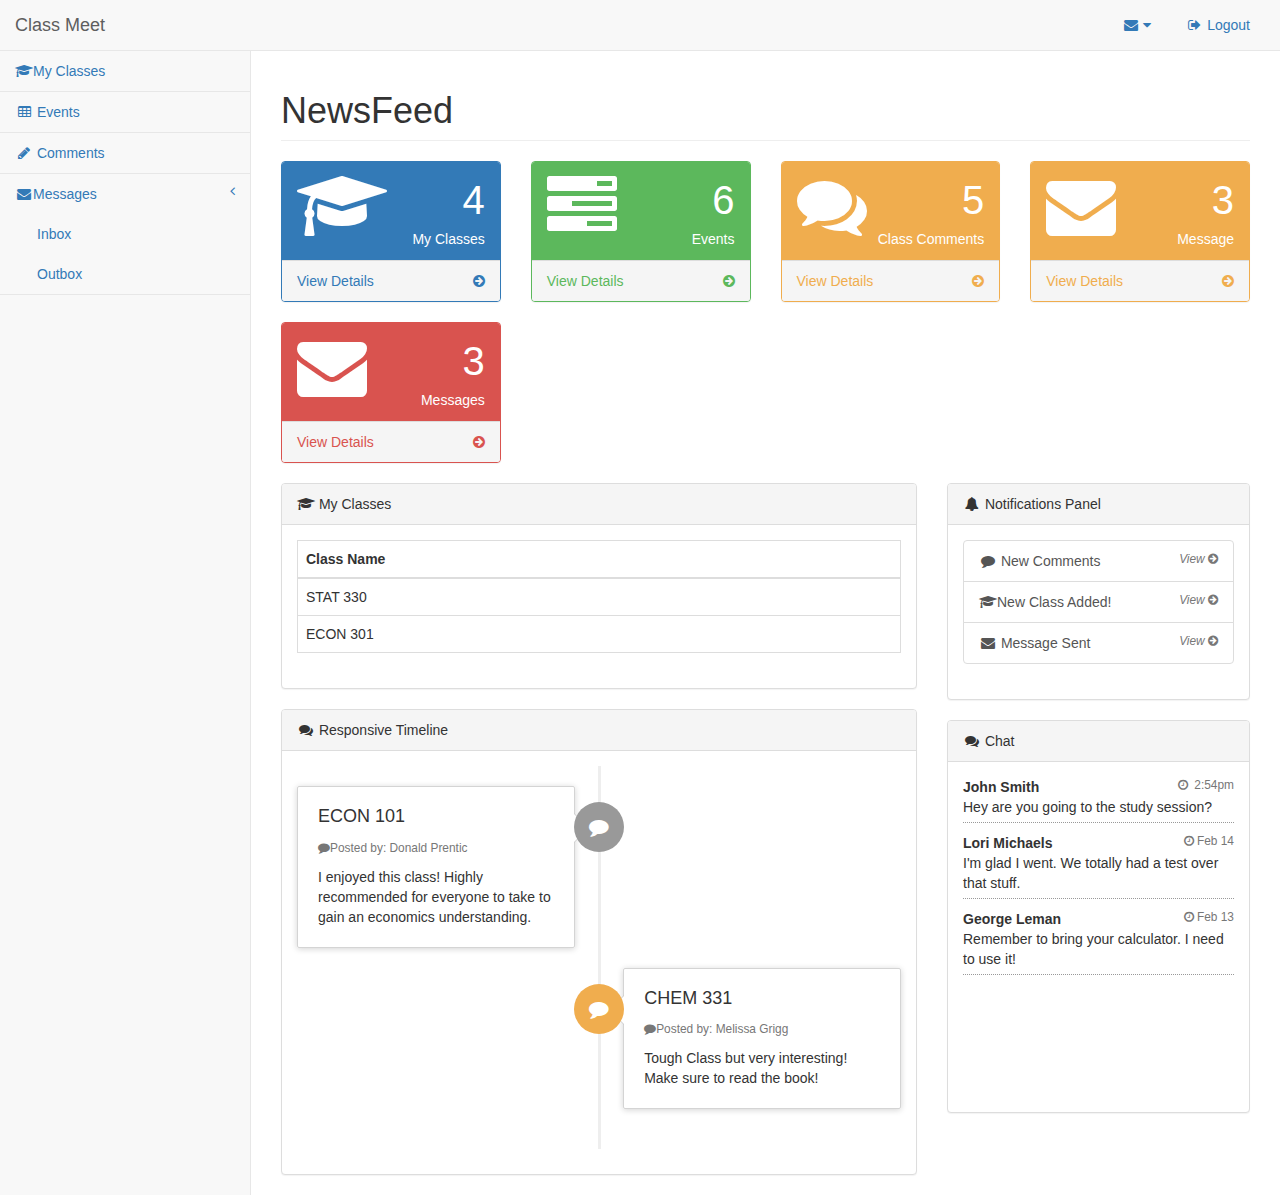
<file: pages/index.html>
<!DOCTYPE html>
<html lang="en">

<head>

    <meta charset="utf-8">
    <meta http-equiv="X-UA-Compatible" content="IE=edge">
    <meta name="viewport" content="width=device-width, initial-scale=1">
    <meta name="description" content="">
    <meta name="author" content="">

    <title>Class Meet</title>

    <!-- Bootstrap Core CSS -->
    <link href="../bower_components/bootstrap/dist/css/bootstrap.min.css" rel="stylesheet">

    <!-- MetisMenu CSS -->
    <link href="../bower_components/metisMenu/dist/metisMenu.min.css" rel="stylesheet">

    <!-- Timeline CSS -->
    <link href="../dist/css/timeline.css" rel="stylesheet">

    <!-- Custom CSS -->
    <link href="../dist/css/sb-admin-2.css" rel="stylesheet">

    <!-- Morris Charts CSS -->
    <link href="../bower_components/morrisjs/morris.css" rel="stylesheet">

    <!-- Custom Fonts -->
    <link href="../bower_components/font-awesome/css/font-awesome.min.css" rel="stylesheet" type="text/css">

	
</head>

<body>

    <div id="wrapper">

        <!-- Navigation -->
        <nav class="navbar navbar-default navbar-static-top" role="navigation" style="margin-bottom: 0">
            <div class="navbar-header">
                <button type="button" class="navbar-toggle" data-toggle="collapse" data-target=".navbar-collapse">
                    <span class="sr-only">Toggle navigation</span>
                    <span class="icon-bar"></span>
                    <span class="icon-bar"></span>
                    <span class="icon-bar"></span>
                </button>
                <a class="navbar-brand" href="index.html">Class Meet</a>
            </div>
            <!-- /.navbar-header -->

            <ul class="nav navbar-top-links navbar-right">
                <li class="dropdown">
                    <a class="dropdown-toggle" data-toggle="dropdown" href="message-inbox.html">
                        <i class="fa fa-envelope fa-fw"></i>  <i class="fa fa-caret-down"></i>
                    </a>
                    <ul class="dropdown-menu dropdown-messages">
                        <li>
                            <a href="message-inbox.html">
                                <div>
                                    <strong>John Smith</strong>
                                    <span class="pull-right text-muted">
                                        <em>14 Hours ago</em>
                                    </span>
                                </div>
                                <div>Hey are you going to the study session?</div>
                            </a>
                        </li>
                        <li class="divider"></li>
                        <li>
                            <a href="message-inbox.html">
                                <div>
                                    <strong>Lori Michaels</strong>
                                    <span class="pull-right text-muted">
                                        <em>Yesterday</em>
                                    </span>
                                </div>
                                <div>I'm glad I went. We totally had a test over that stuff.</div>
                            </a>
                        </li>
                        <li class="divider"></li>
                        <li>
                            <a href="message-inbox.html">
                                <div>
                                    <strong>George Leman</strong>
                                    <span class="pull-right text-muted">
                                        <em>2 days ago</em>
                                    </span>
                                </div>
                                <div>Remember to bring your calculator. I need to use it!</div>
                            </a>
                        </li>
                        <li class="divider"></li>
                        <li>
                            <a class="text-center" href="message-inbox.html">
                                <strong>Read All Messages</strong>
                                <i class="fa fa-angle-right"></i>
                            </a>
                        </li>
                    </ul>
                    <!-- /.dropdown-messages -->
                </li>
             
                <!-- /.dropdown -->
                <li class="dropdown">
                        <li><a href="../login.html"><i class="fa fa-sign-out fa-fw"></i> Logout</a>
                        </li>
                    </ul>
                    <!-- /.dropdown-user -->
                </li>
                <!-- /.dropdown -->
            </ul>
            <!-- /.navbar-top-links -->

            <div class="navbar-default sidebar" role="navigation">
                <div class="sidebar-nav navbar-collapse">
                    <ul class="nav" id="side-menu">
						<li>
                            <a href="myclasses.html"><i class="fa fa-graduation-cap fa-fw"></i>My Classes</a>
                            <!-- /.nav-second-level -->
                        </li>
	
						<li>
                            <a href="events-list.html"><i class="fa fa-table fa-fw"></i> Events</a>
                        </li>
						
						<li>
                            <a href="comments.html"><i class="fa fa-pencil fa-fw"></i> Comments</a>
                        </li>
                        
                        <li>
                            <a href=""><i class="fa fa-envelope fa-fw"></i>Messages<span class="fa arrow"></span></a>
                            <ul class="nav nav-second-level">
                                <li>
                                    <a href="message-inbox.html">Inbox</a>
                                </li>
                                <li>
                                    <a href="message-outbox.html">Outbox</a>
                                </li>
                            </ul>
                            <!-- /.nav-second-level -->
                        </li>
      
                        
                        
                    </ul>
                </div>
                <!-- /.sidebar-collapse -->
            </div>
            <!-- /.navbar-static-side -->
        </nav>

        <div id="page-wrapper">
            <div class="row">
                <div class="col-lg-12">
                    <h1 class="page-header">NewsFeed</h1>
                </div>
                <!-- /.col-lg-12 -->
            </div>
            <!-- /.row -->
            <div class="row">
			 <div class="col-lg-3 col-md-6">
                    <div class="panel panel-primary">
                        <div class="panel-heading">
                            <div class="row">
                                <div class="col-xs-3">
                                    <i class="fa fa-graduation-cap fa-5x"></i>
                                </div>
                                <div class="col-xs-9 text-right">
								<div class="huge">4</div>
                                <div> My Classes</font></div>
                                </div>
                            </div>
                        </div>
                        <a href="myclasses.html">
                            <div class="panel-footer">
                                <span class="pull-left">View Details</span>
                                <span class="pull-right"><i class="fa fa-arrow-circle-right"></i></span>
                                <div class="clearfix"></div>
                            </div>
                        </a>
                    </div>
                </div>
                
				
                <div class="col-lg-3 col-md-6">
                    <div class="panel panel-green">
                        <div class="panel-heading">
                            <div class="row">
                                <div class="col-xs-3">
                                    <i class="fa fa-tasks fa-5x"></i>
                                </div>
                                <div class="col-xs-9 text-right">
                                    <div class="huge">6</div>
                                    <div>Events</div>
                                </div>
                            </div>
                        </div>
                        <a href="events-list.html">
                            <div class="panel-footer">
                                <span class="pull-left">View Details</span>
                                <span class="pull-right"><i class="fa fa-arrow-circle-right"></i></span>
                                <div class="clearfix"></div>
                            </div>
                        </a>
                    </div>
                </div>
               <div class="col-lg-3 col-md-6">
                    <div class="panel panel-yellow">
                        <div class="panel-heading">
                            <div class="row">
                                <div class="col-xs-3">
                                    <i class="fa fa-comments fa-5x"></i>
                                </div>
                                <div class="col-xs-9 text-right">
                                    <div class="huge">5</div>
                                    <div>Class Comments</div>
                                </div>
                            </div>
                        </div>
                        <a href="comments.html">
                            <div class="panel-footer">
                                <span class="pull-left">View Details</span>
                                <span class="pull-right"><i class="fa fa-arrow-circle-right"></i></span>
                                <div class="clearfix"></div>
                            </div>
                        </a>
                    </div>
                </div>
				
				<div class="col-lg-3 col-md-6">
                    <div class="panel panel-yellow">
                        <div class="panel-heading">
                            <div class="row">
                                <div class="col-xs-3">
                                    <i class="fa fa-envelope fa-5x"></i>
                                </div>
                                <div class="col-xs-9 text-right">
                                    <div class="huge">3</div>
                                    <div>Message</div>
                                </div>
                            </div>
                        </div>
                        <a href="comments.html">
                            <div class="panel-footer">
                                <span class="pull-left">View Details</span>
                                <span class="pull-right"><i class="fa fa-arrow-circle-right"></i></span>
                                <div class="clearfix"></div>
                            </div>
                        </a>
                    </div>
                </div>
                <div class="col-lg-3 col-md-6">
                    <div class="panel panel-red">
                        <div class="panel-heading">
                            <div class="row">
                                <div class="col-xs-3">
                                    <i class="fa fa-envelope fa-5x"></i>
                                </div>
								
                                <div class="col-xs-9 text-right">
                                    <div class="huge">3</div>
                                    <div>Messages</div>
                                </div>
                            </div>
                        </div>
                        <a href="message-inbox.html">
                            <div class="panel-footer">
                                <span class="pull-left">View Details</span>
                                <span class="pull-right"><i class="fa fa-arrow-circle-right"></i></span>
                                <div class="clearfix"></div>
                            </div>
                        </a>
                    </div>
                </div>
            </div>
            <!-- /.row -->
			<iframe id="frmFile" src="/php/myclassdata.txt" onload="LoadFile();" style="display: none;"></iframe>
            <div class="row">
                <div class="col-lg-8">
                    <div class="panel panel-default">
                        <div class="panel-heading">
                            <i class="fa fa-graduation-cap fa-fw"></i> My Classes
                            <div class="pull-right">
                                <div class="btn-group">
                                   
                                   
                                </div>
                            </div>
                        </div>
                        <!-- /.panel-heading -->
                        <div class="panel-body">
                           <div class="dataTable_wrapper">
							<table class="table table-stripped table-bordered" width="100">
							<thead>
                                        <tr>
                                            <th>Class Name</th> 
                                        </tr>
                                    </thead>
									<tbody>
										<tr><td>STAT 330</td></tr>
										<tr><td>ECON 301</td></tr>
											
									</tbody>
							</table>
							</div>
                        </div>
                        <!-- /.panel-body -->
                    </div>
                    <!-- /.panel -->
               
                    <!-- /.panel -->
                    <div class="panel panel-default">
                        <div class="panel-heading">
                            <i class="fa fa-comments fa-fw"></i> Responsive Timeline
                        </div>
                        <!-- /.panel-heading -->
                        <div class="panel-body">
                            <ul class="timeline">
                                <li>
                                    <div class="timeline-badge"><i class="fa fa-comment"></i>
                                    </div>
                                    <div class="timeline-panel">
                                        <div class="timeline-heading">
                                            <h4 class="timeline-title">ECON 101</h4>
                                            <p><small class="text-muted"><i class="fa fa-comment"></i>Posted by: Donald Prentic</small>
                                            </p>
                                        </div>
                                        <div class="timeline-body">
                                            <p>I enjoyed this class!  Highly recommended for everyone to take to gain an economics understanding. </p>
                                        </div>
                                    </div>
                                </li>
                                <li class="timeline-inverted">
                                    <div class="timeline-badge warning"><i class="fa fa-comment"></i>
                                    </div>
                                    <div class="timeline-panel">
                                        <div class="timeline-heading">
                                            <h4 class="timeline-title">CHEM 331</h4>
											<p><small class="text-muted"><i class="fa fa-comment"></i>Posted by: Melissa Grigg</small>
                                        </div>
                                        <div class="timeline-body">
                                            <p>Tough Class but very interesting!  Make sure to read the book!</p>
                                        </div>
                                    </div>
                                </li>
                      
                            </ul>
                        </div>
                        <!-- /.panel-body -->
                    </div>
                    <!-- /.panel -->
                </div>
                <!-- /.col-lg-8 -->
                <div class="col-lg-4">
                    <div class="panel panel-default">
                        <div class="panel-heading">
                            <i class="fa fa-bell fa-fw"></i> Notifications Panel
                        </div>
                        <!-- /.panel-heading -->
                        <div class="panel-body">
                            <div class="list-group">
                                <a href="comments.html" class="list-group-item">
                                    <i class="fa fa-comment fa-fw"></i> New Comments
                                    <span class="pull-right text-muted small"><em>View </em>
									<i class="fa fa-arrow-circle-right"> </i>
                                    </span>
                                </a>
                                <a href="myclasses.html" class="list-group-item">
                                    <i class="fa fa-graduation-cap"></i>New Class Added!
                                    <span class="pull-right text-muted small"><em>View </em>
									<i class="fa fa-arrow-circle-right"> </i>
                                    </span>
                                </a>
                                <a href="#" class="list-group-item">
                                    <i class="fa fa-envelope fa-fw"></i> Message Sent
                                    <span class="pull-right text-muted small"><em>View</em>
									<i class="fa fa-arrow-circle-right"> </i>
                                    </span>
                                </a>
                            </div>
                            <!-- /.list-group -->
                            
                        </div>
                        <!-- /.panel-body -->
                    </div>
                    <!-- /.panel -->
                    
                    <!-- /.panel -->
                    <div class="chat-panel panel panel-default">
                        <div class="panel-heading">
                            <i class="fa fa-comments fa-fw"></i>
                            Chat
                            <div class="btn-group pull-right">
                           
                            </div>
                        </div>
                        <!-- /.panel-heading -->
                        <div class="panel-body">
                            <ul class="chat">
                                <li class="center">
                                  
                                    <div class="chat-body clearfix">
                                        <div class="header">
                                            <strong class="primary-font">John Smith</strong>
                                            <small class="pull-right text-muted">
                                                <i class="fa fa-clock-o fa-fw"></i> 2:54pm
                                            </small>
                                        </div>
                                        <p>
                                            Hey are you going to the study session?
                                        </p>
                                    </div>
                                </li>
                                <li class="center">
                                    
                                    <div class="chat-body clearfix">
                                        <div class="header">
                                           
                                            <strong class="primary-font">Lori Michaels</strong> 
												<small class="pull-right text-muted">											
													<i class="fa fa-clock-o fa-fw"></i>Feb 14</small>
												</small>
                                        </div>
                                        <p>
                                            I'm glad I went.  We totally had a test over that stuff.
                                        </p>
                                    </div>
                                </li>
                                <li class="center">
                                    
                                    <div class="chat-body clearfix">
                                        <div class="header">
                                            <strong class="primary-font">George Leman</strong>
                                            <small class="pull-right text-muted">
                                                <i class="fa fa-clock-o fa-fw"></i>Feb 13</small>
                                        </div>
                                        <p>
                                            Remember to bring your calculator.  I need to use it!
                                        </p>
                                    </div>
                                </li>
                                
                            </ul>
                        </div>
                        <!-- /.panel-body -->
                        
                        <!-- /.panel-footer -->
                    </div>
                    <!-- /.panel .chat-panel -->
                </div>
                <!-- /.col-lg-4 -->
            </div>
            <!-- /.row -->
        </div>
        <!-- /#page-wrapper -->

    </div>
    <!-- /#wrapper -->

    <!-- jQuery -->
    <script src="../bower_components/jquery/dist/jquery.min.js"></script>

    <!-- Bootstrap Core JavaScript -->
    <script src="../bower_components/bootstrap/dist/js/bootstrap.min.js"></script>

    <!-- Metis Menu Plugin JavaScript -->
    <script src="../bower_components/metisMenu/dist/metisMenu.min.js"></script>

    <!-- Morris Charts JavaScript -->
    <script src="../bower_components/raphael/raphael-min.js"></script>
    <script src="../bower_components/morrisjs/morris.min.js"></script>
    <script src="../js/morris-data.js"></script>

    <script>
function LoadFile() {
    var oFrame = document.getElementById("frmFile");
    var strRawContents = oFrame.contentWindow.document.body.childNodes[0].innerHTML;
    while (strRawContents.indexOf("\r") >= 0)
        strRawContents = strRawContents.replace("\r", "");
    var arrLines = strRawContents.split(";");
	
    for (var i = 0; i < arrLines.length-1; i++) {
        var curLine = arrLines[i];
		var line = curLine.split(".");
		addmyClasses(line[0]);
    }
}
</script>

<script>
function addmyClasses(className)
{
         if (!document.getElementsByTagName) return;
         tabBody=document.getElementsByTagName("tbody").item(0);
         row=document.createElement("tr");
         c1 = document.createElement("td");

         textnode1=document.createTextNode(className);

		 
         c1.appendChild(textnode1);
     
         row.appendChild(c1);
   
         tabBody.appendChild(row);


}
</script>
</body>

</html>
</file>
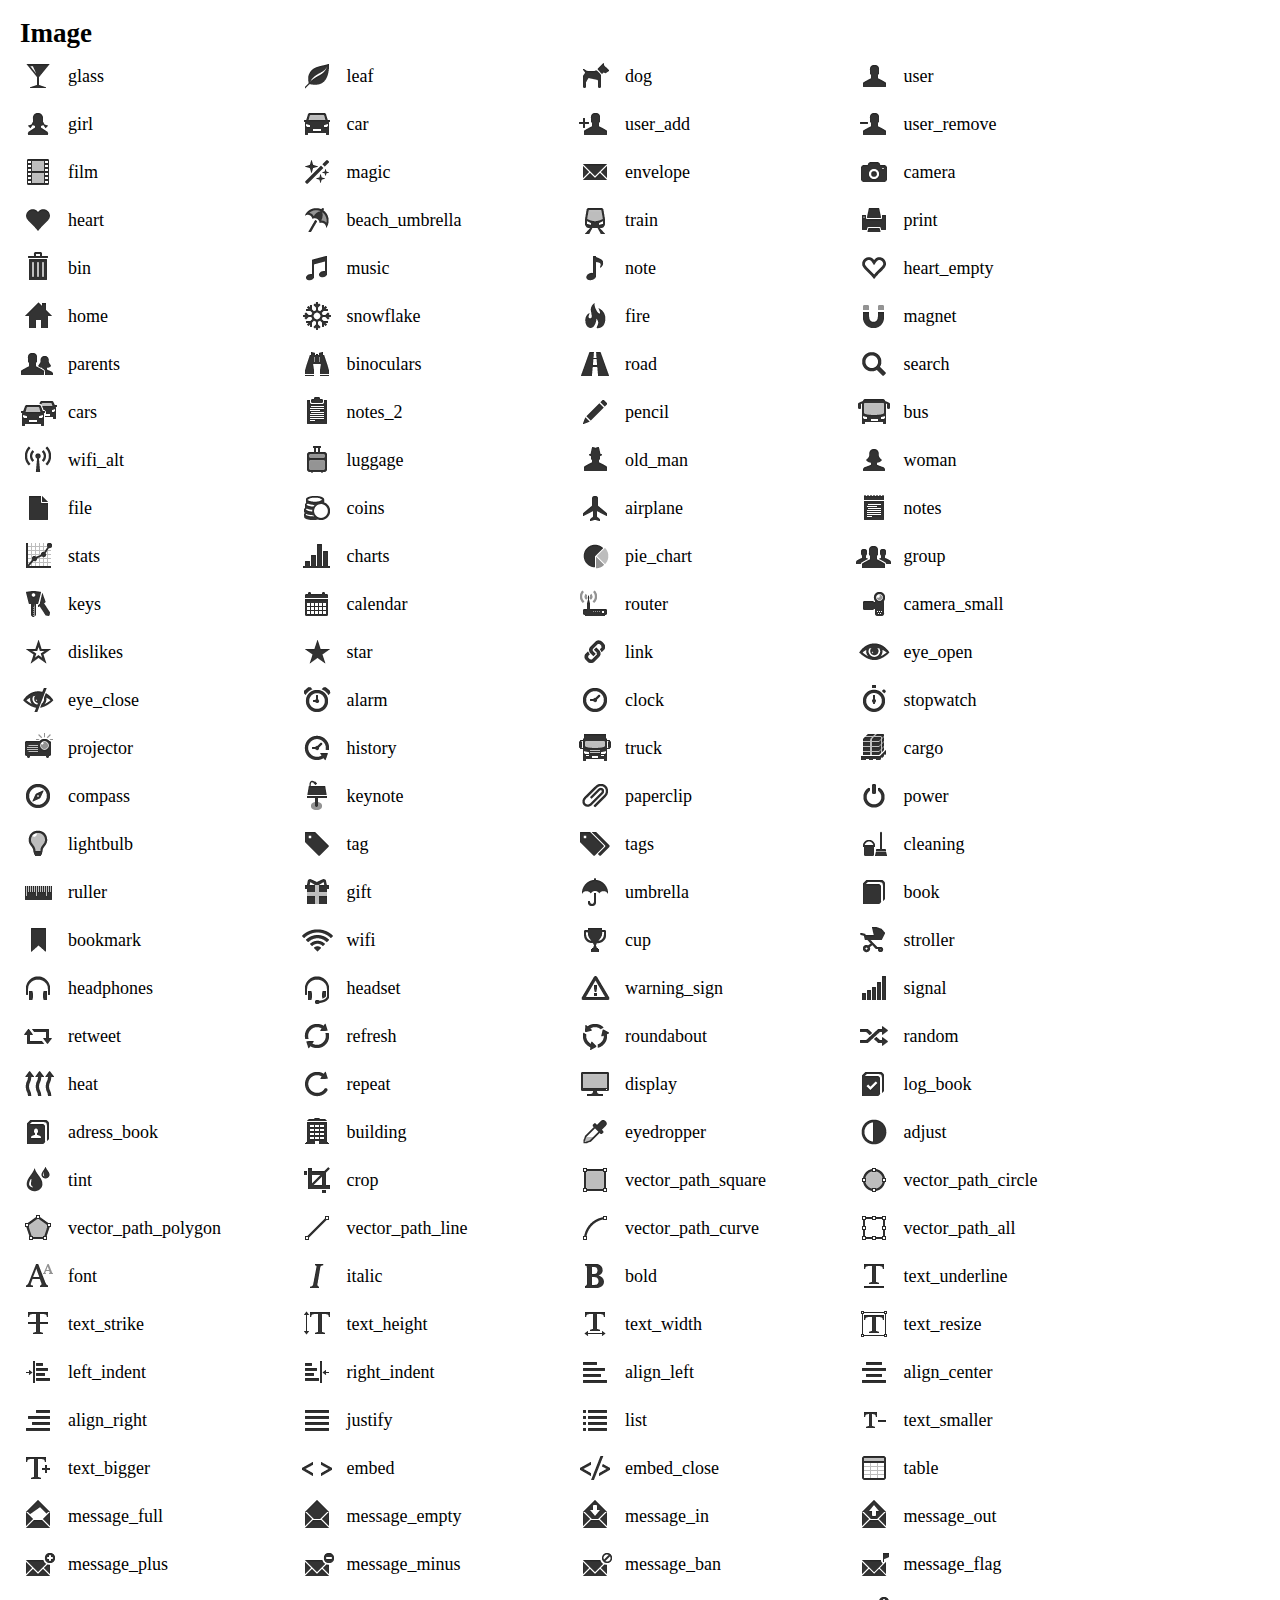
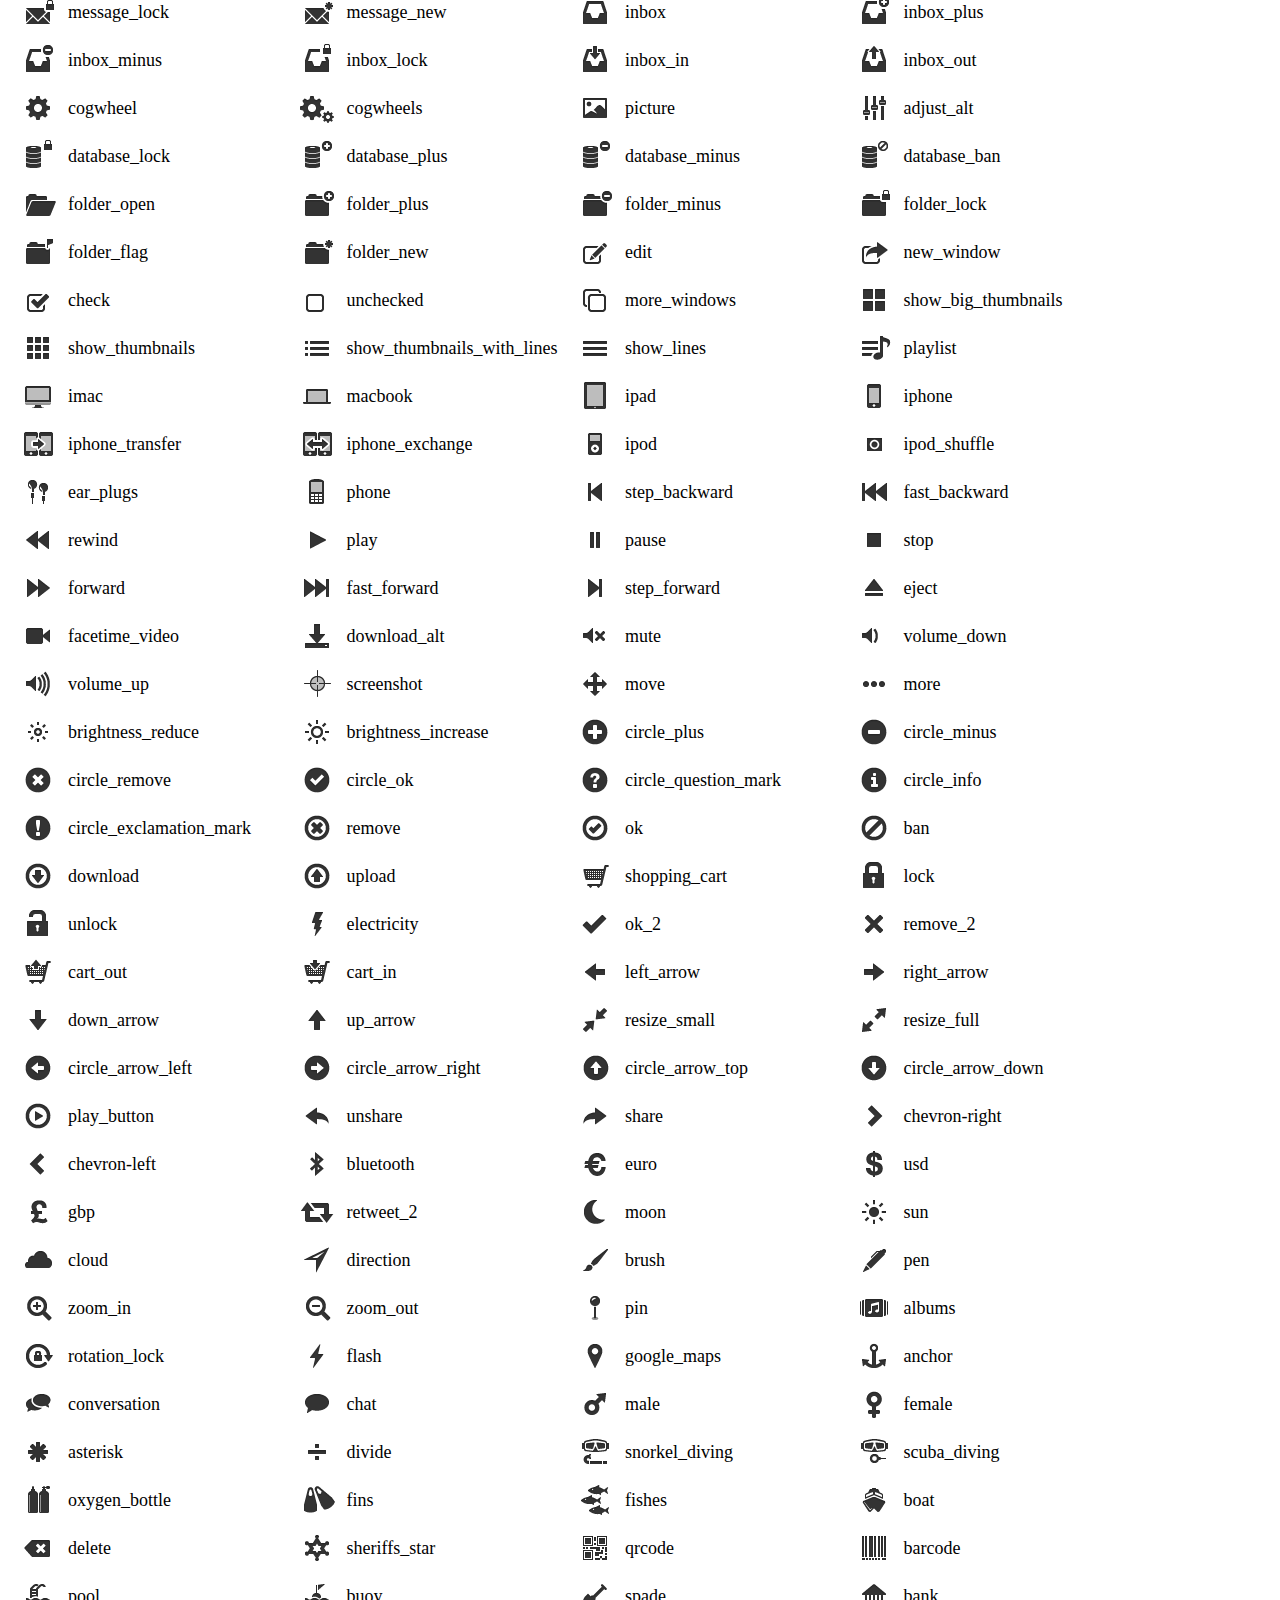
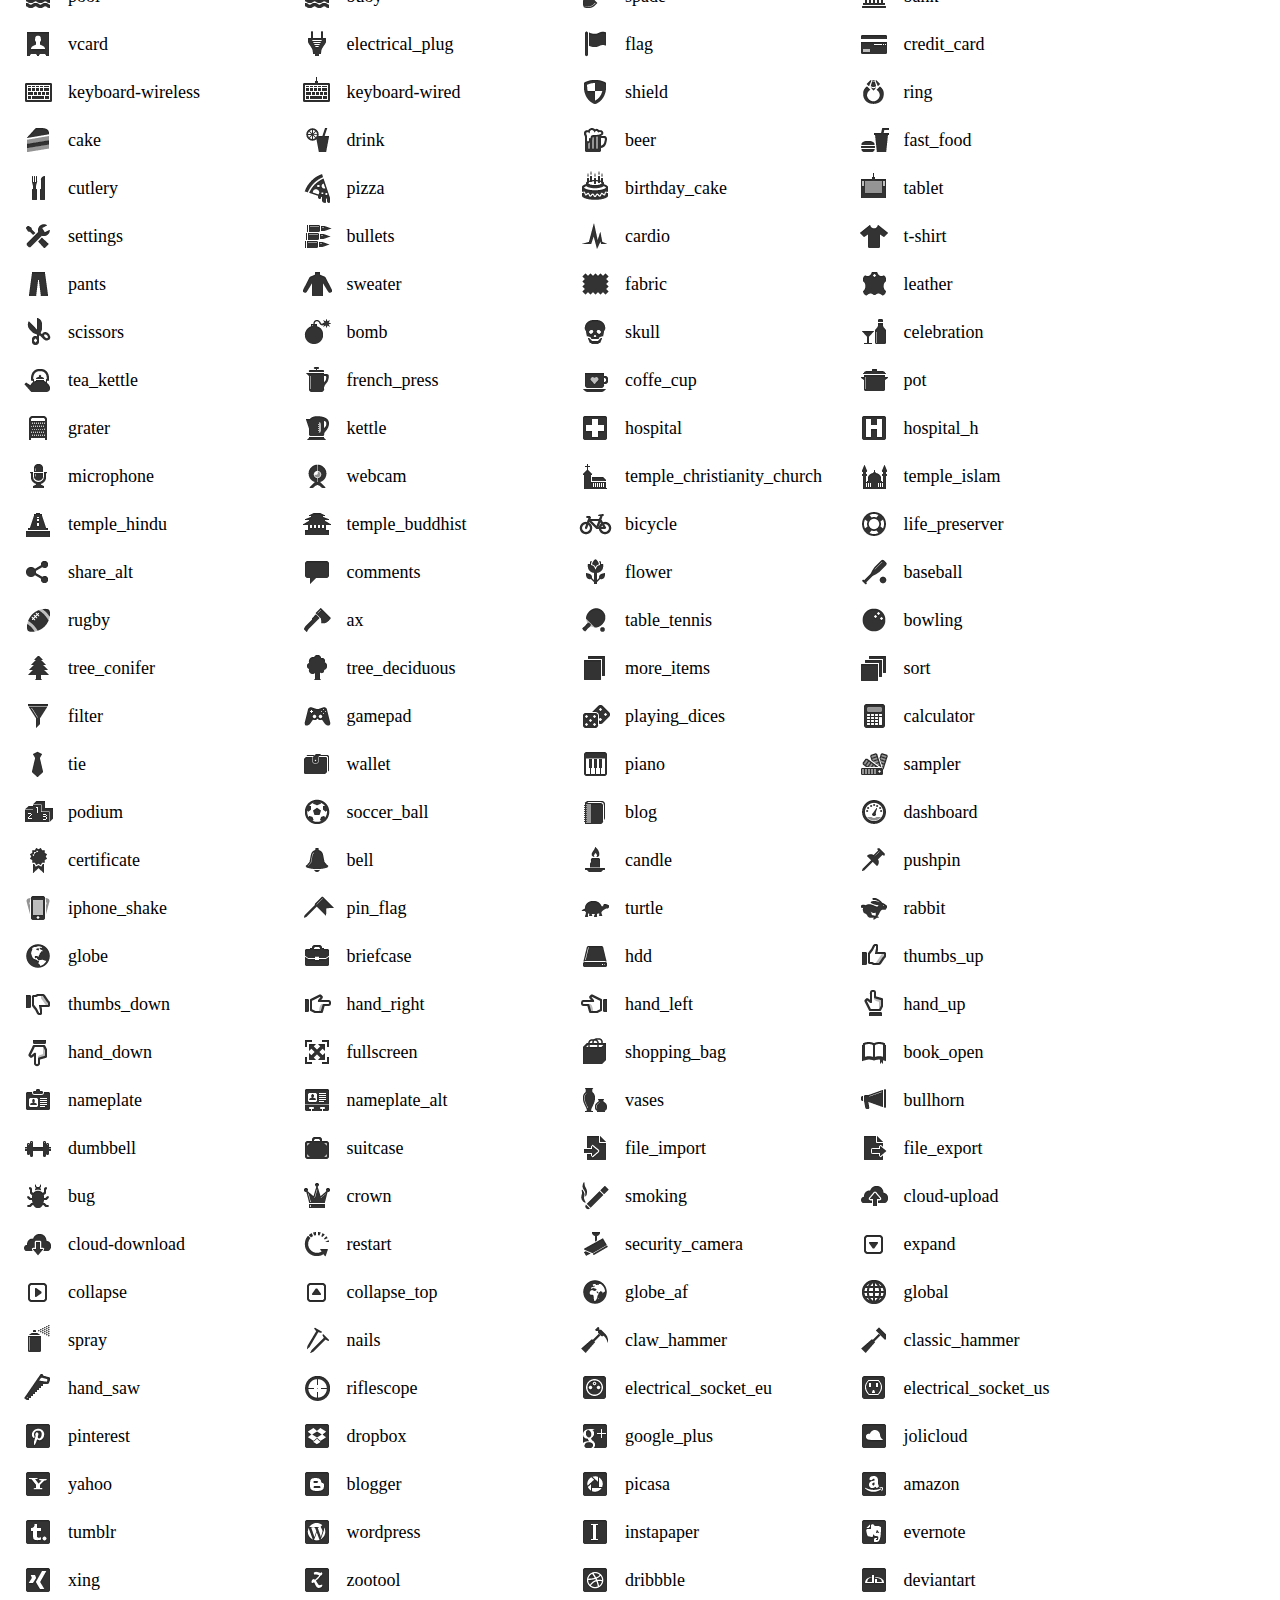
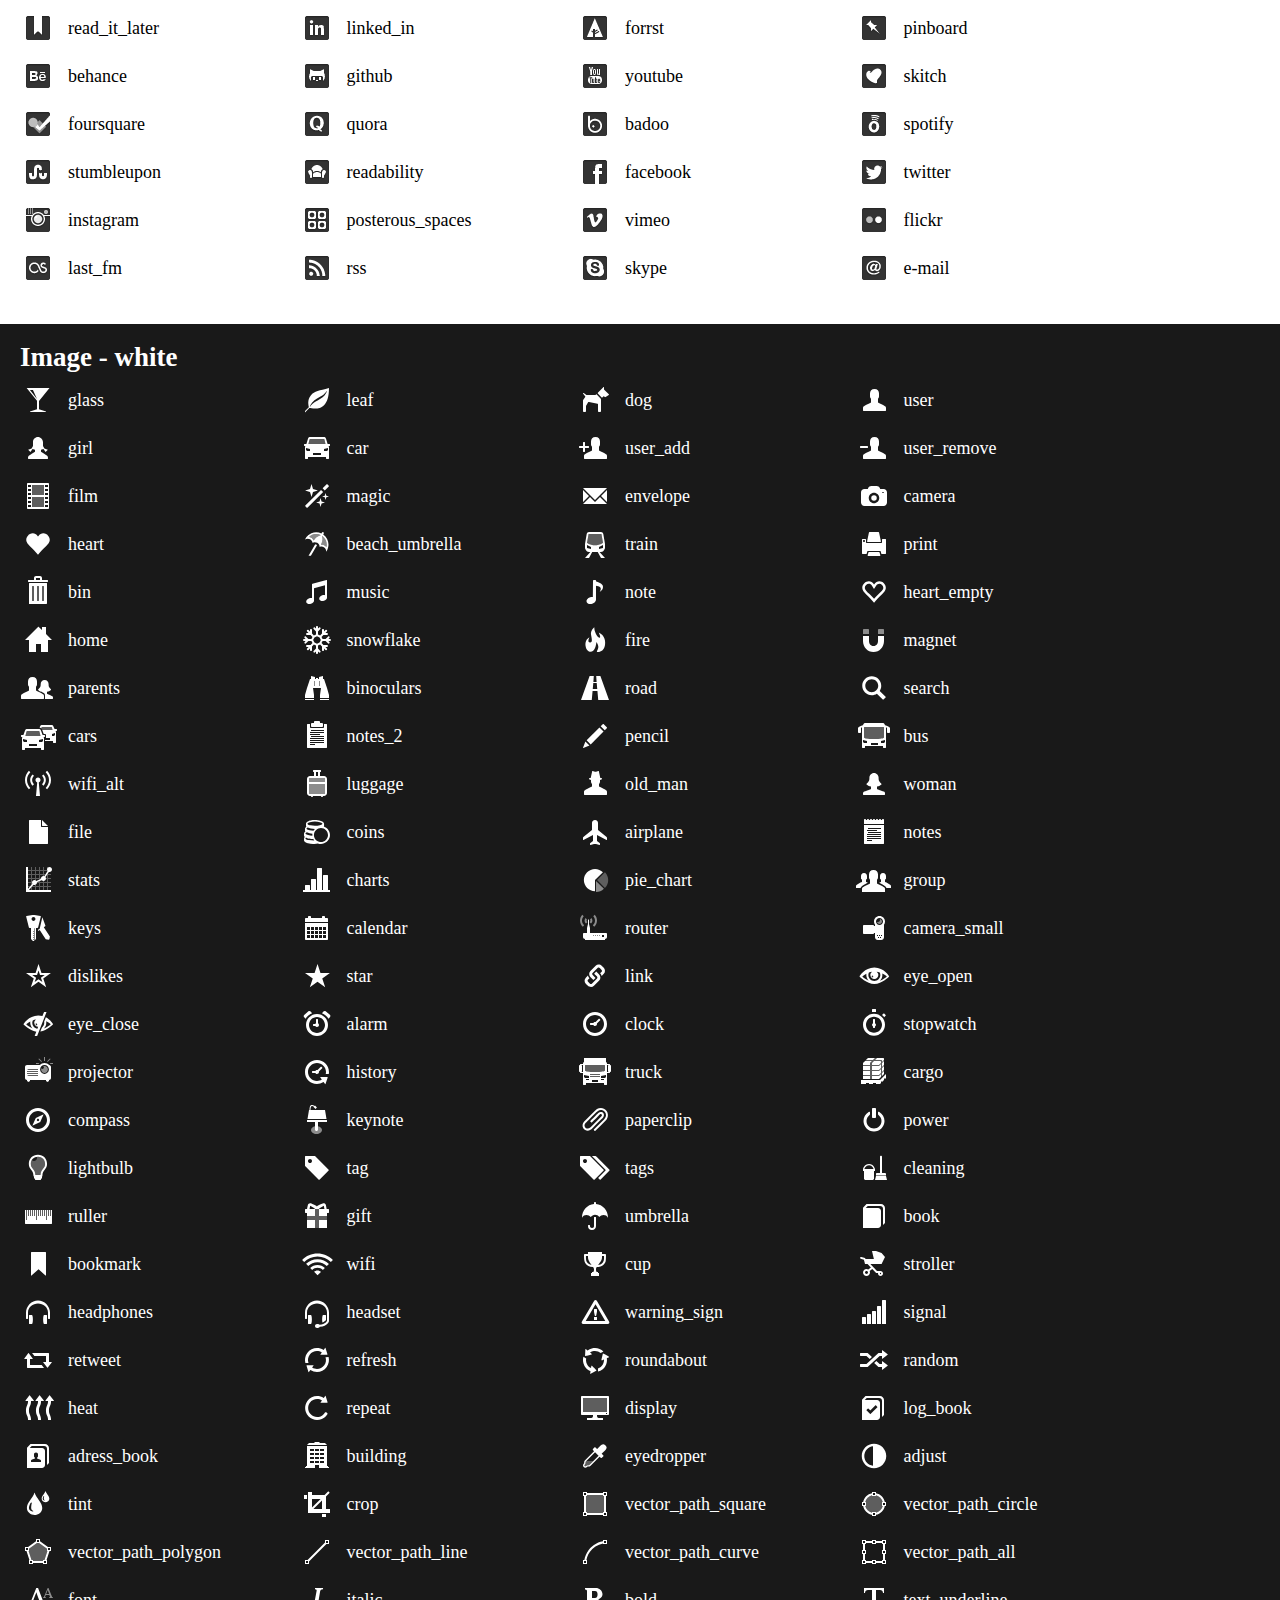
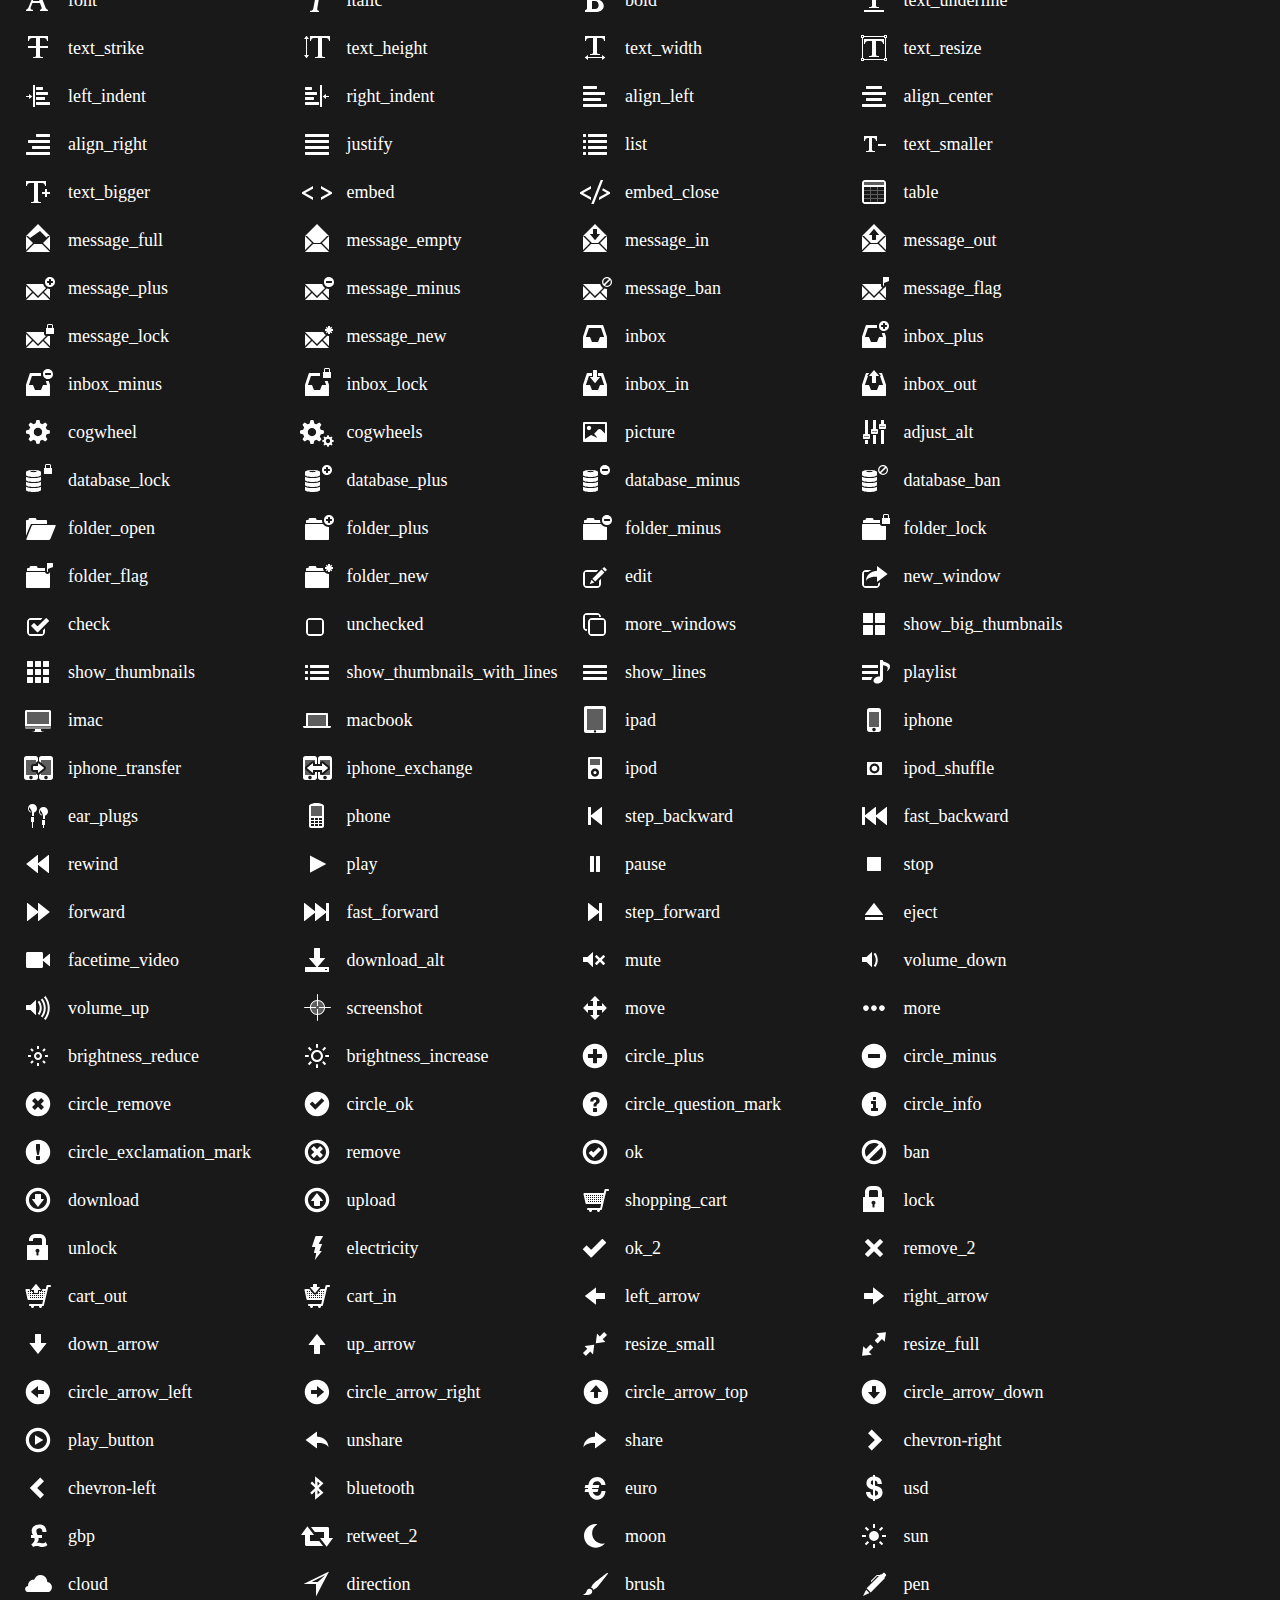
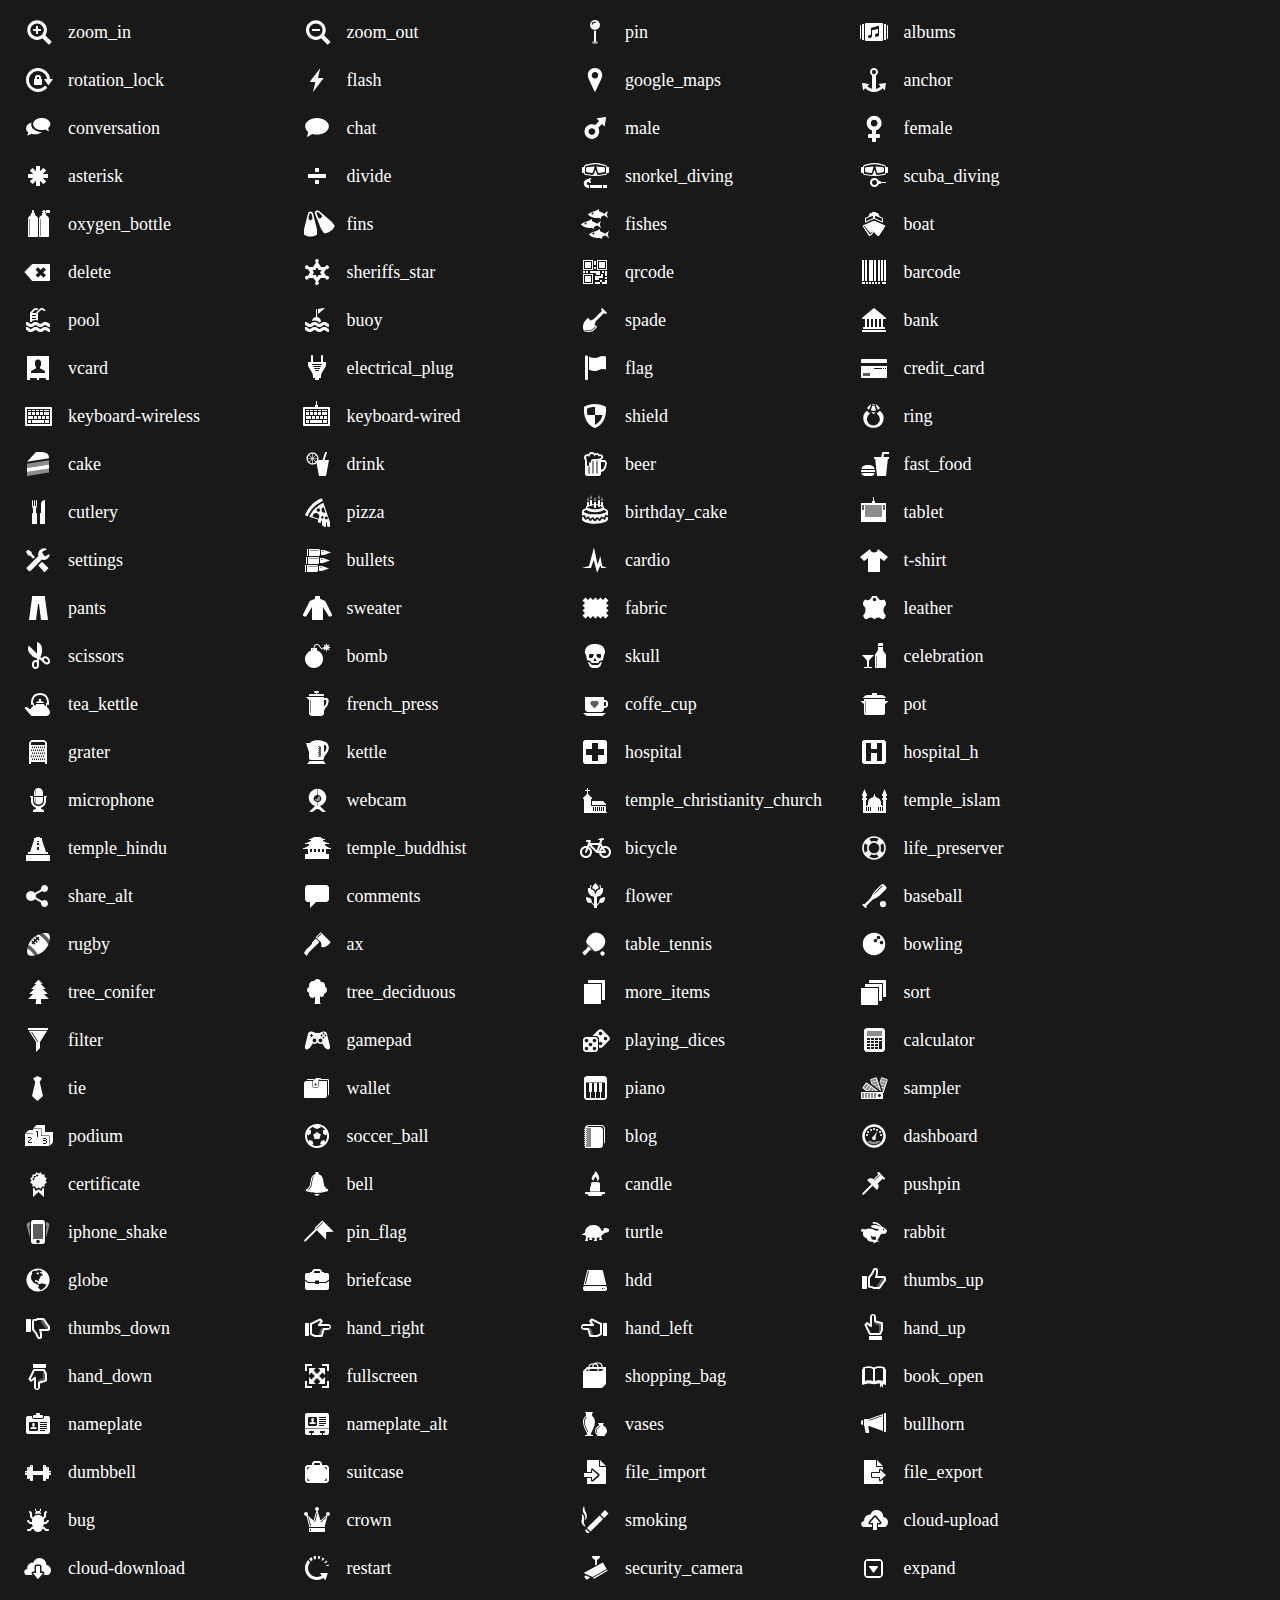
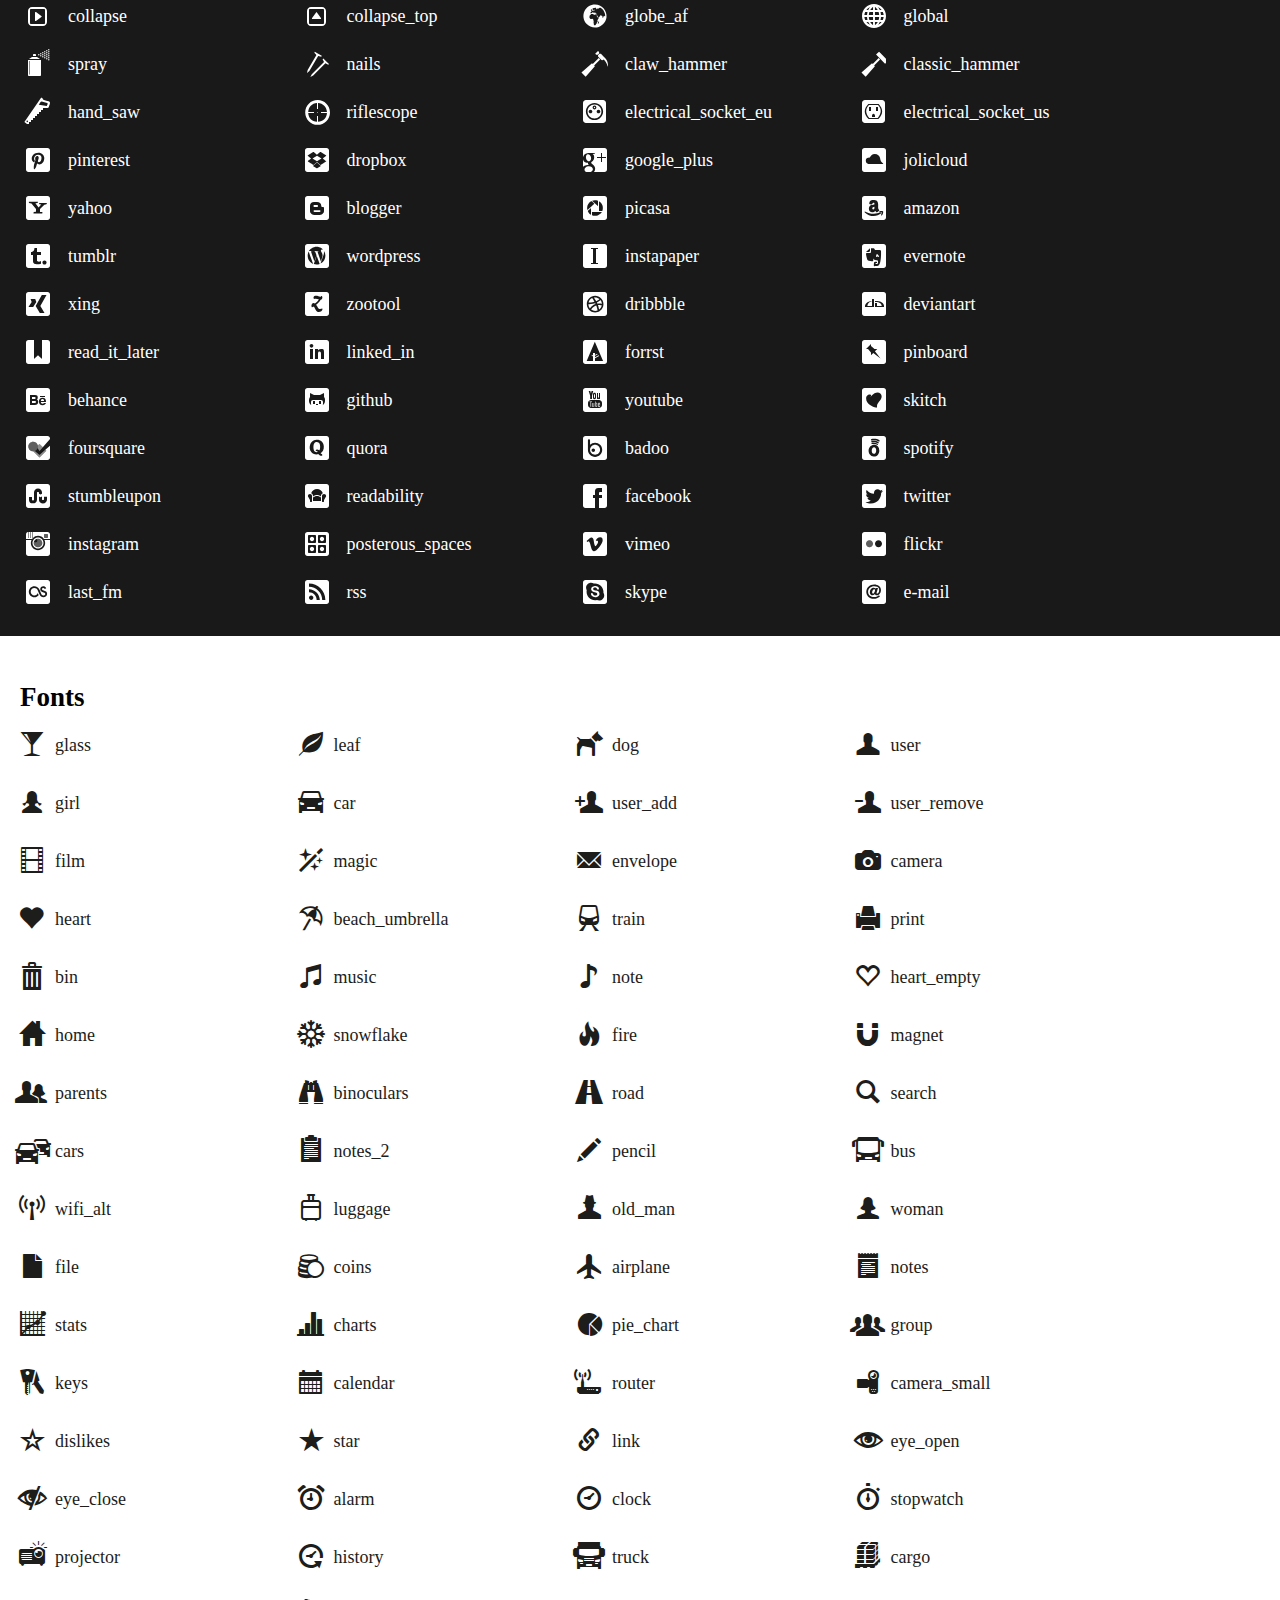
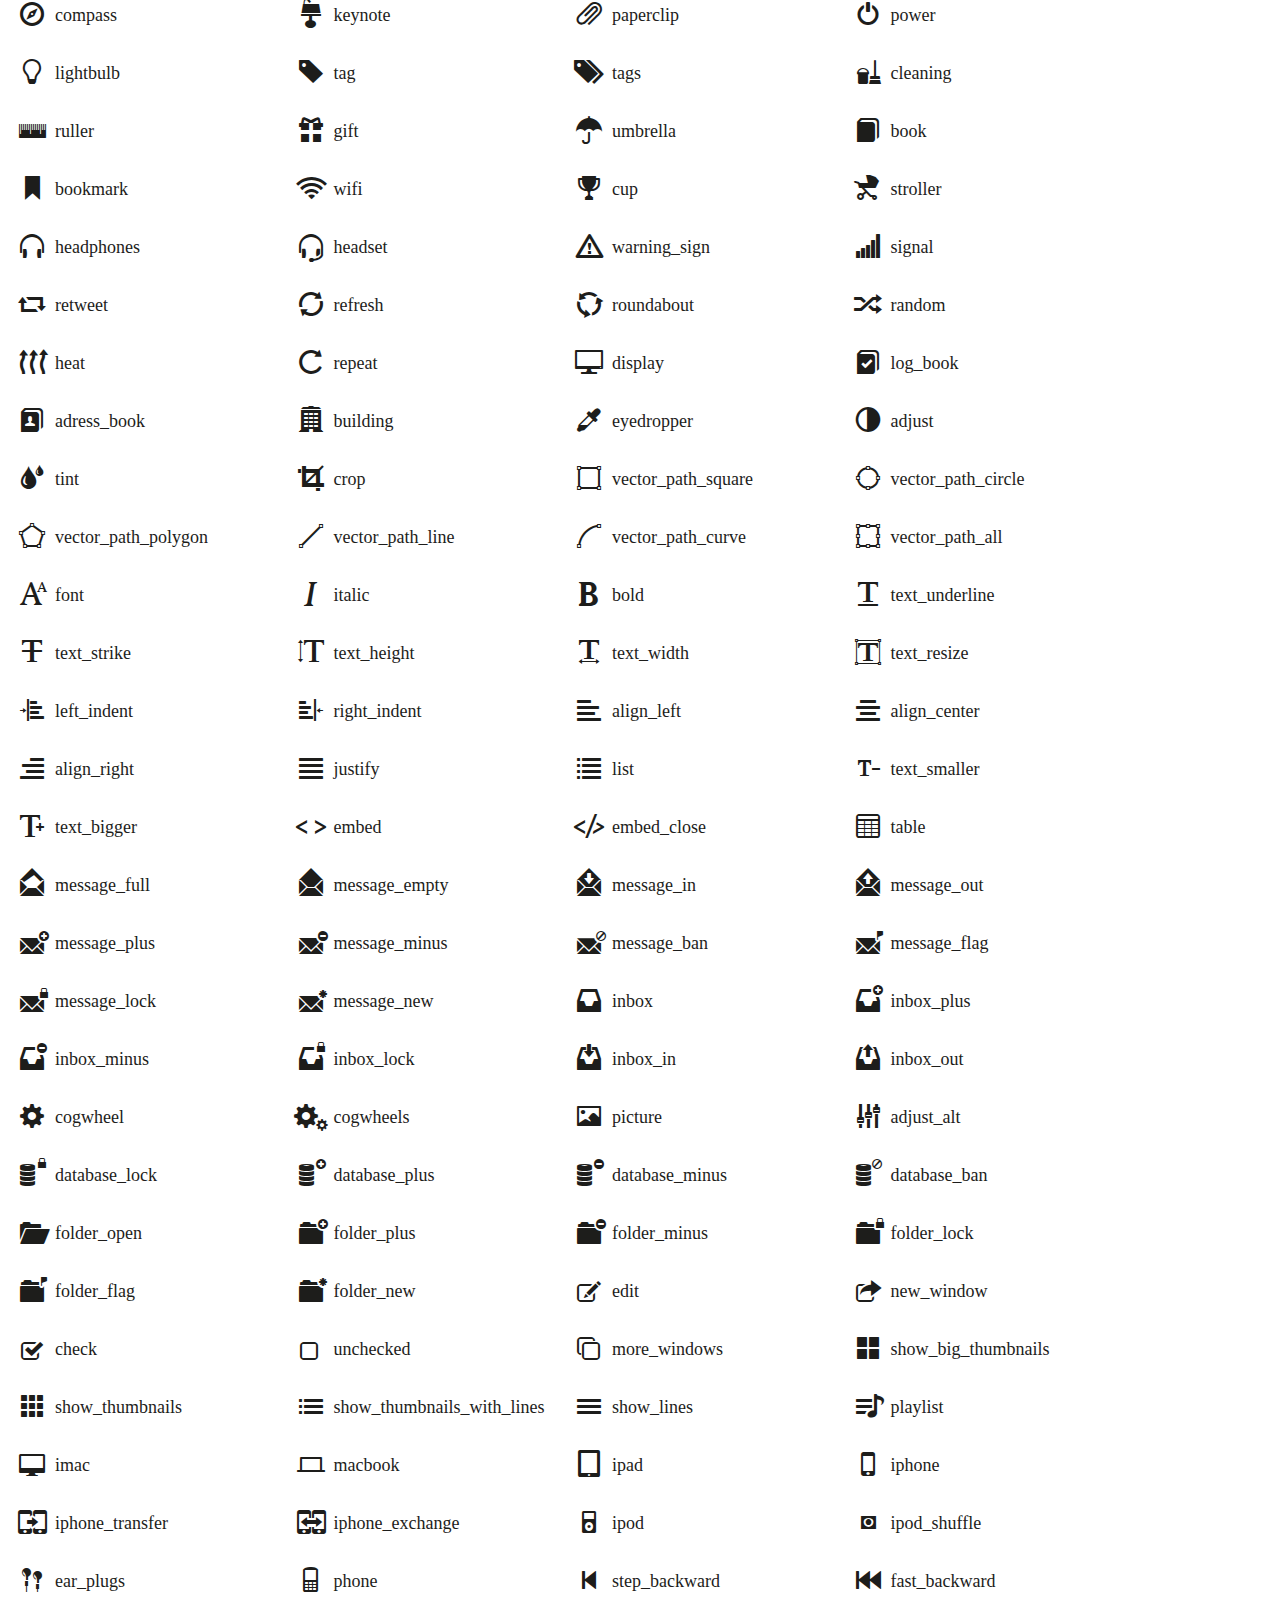
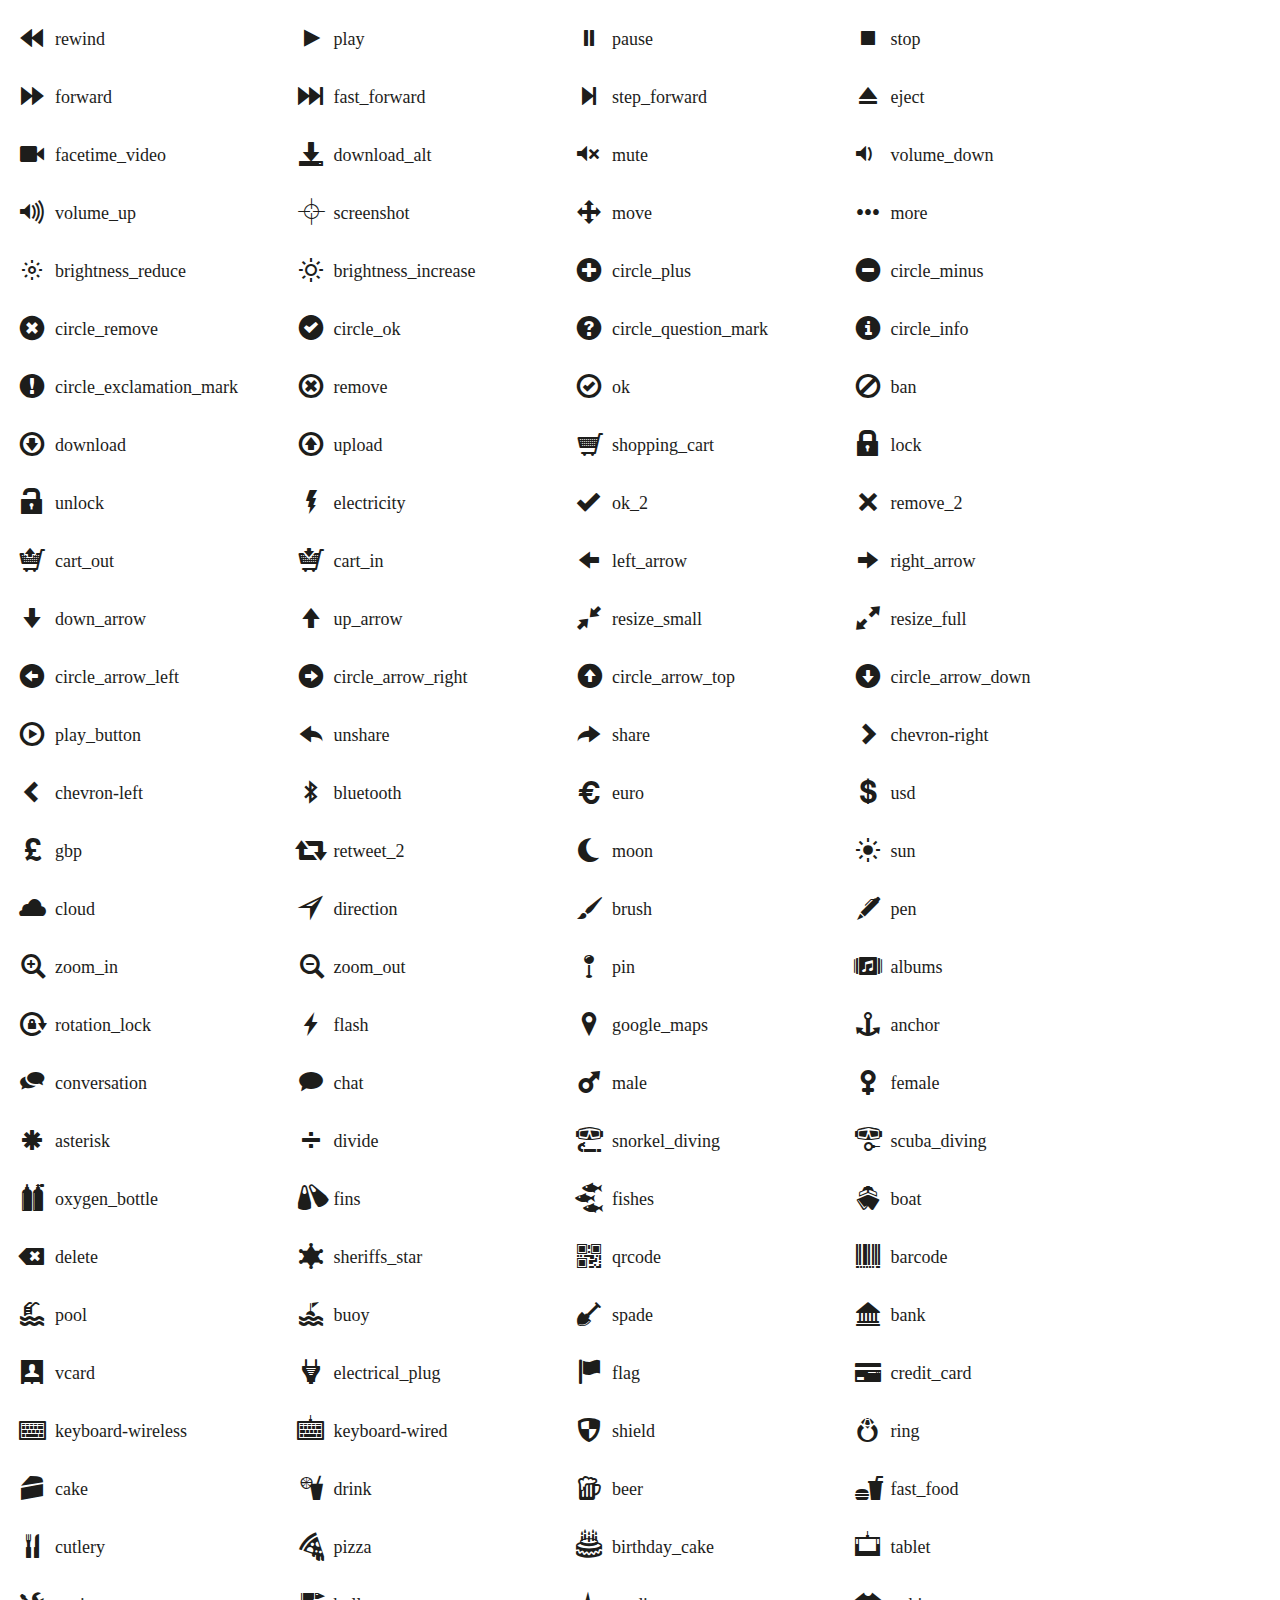
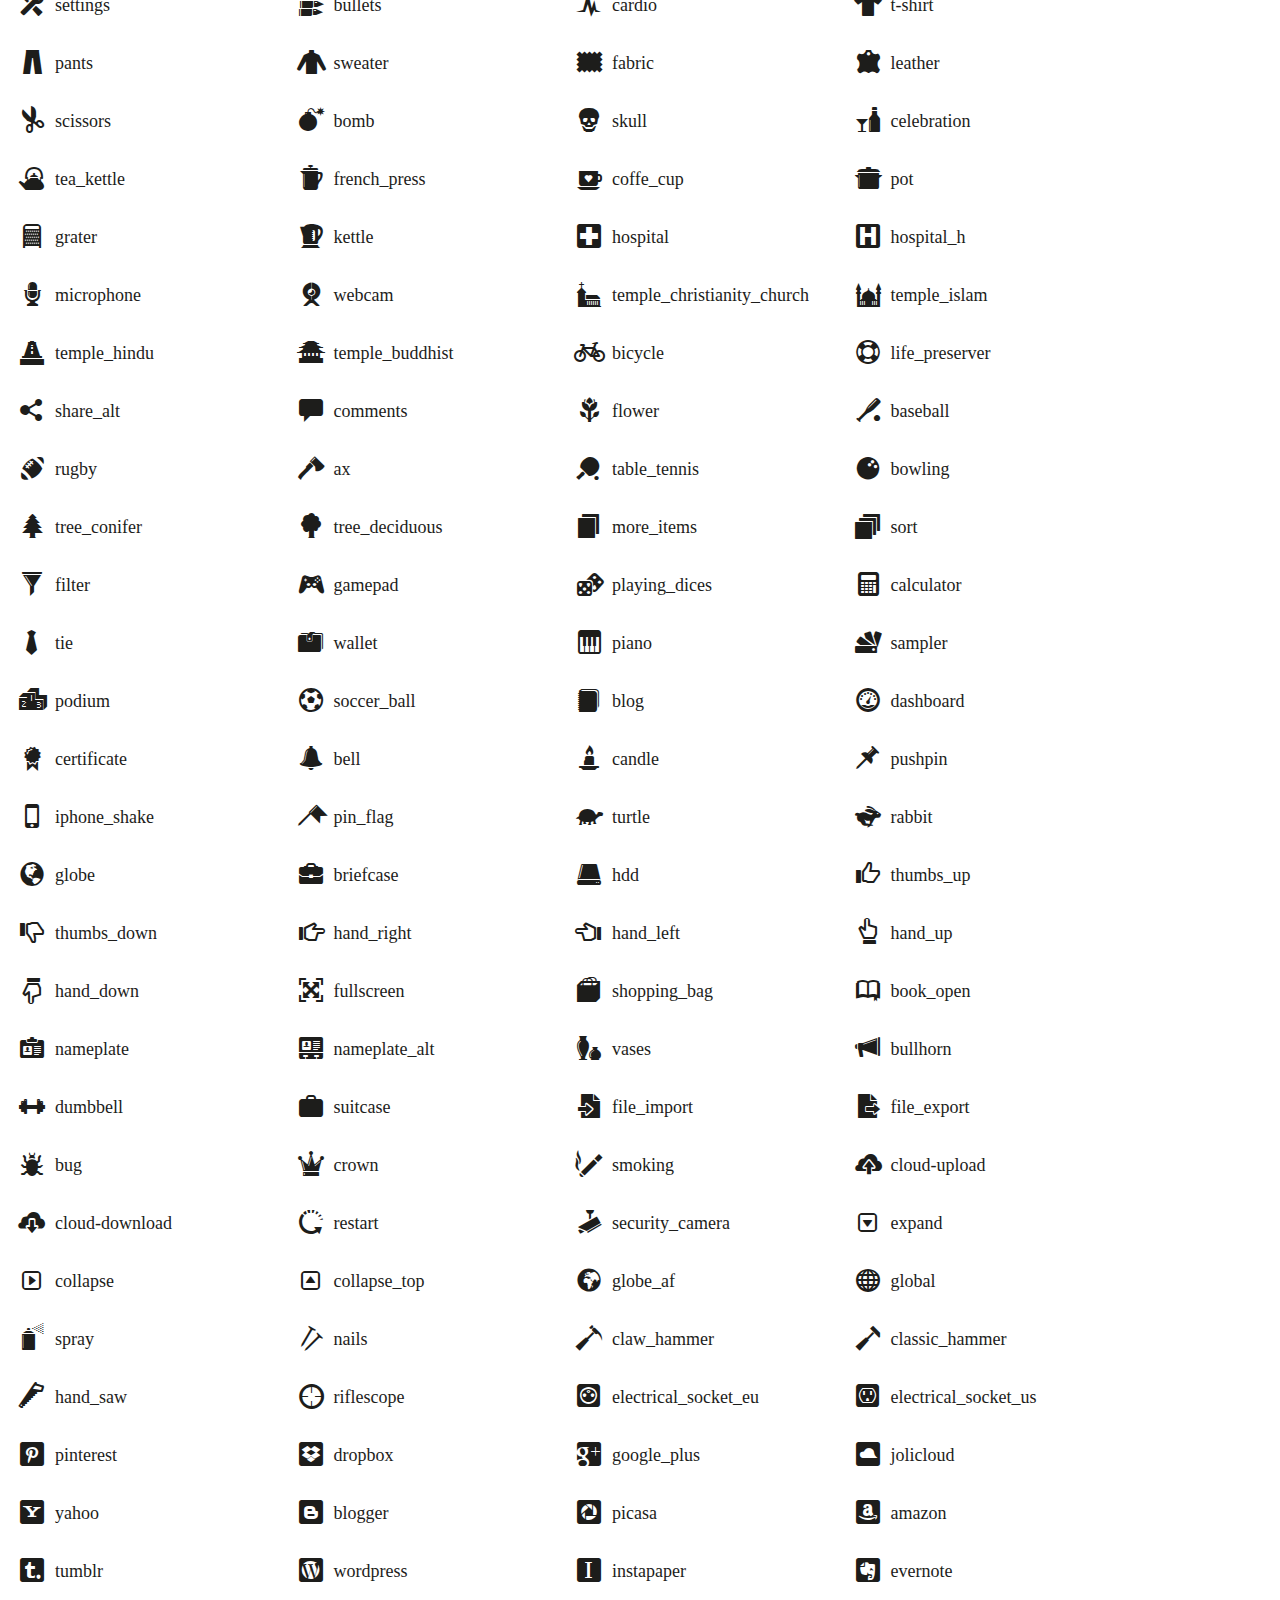
<file: assets/plugins/glyphicons/index.html>
<!doctype html>
<html lang="en">
<head>
	<meta charset="utf-8">
	<meta http-equiv="X-UA-Compatible" content="IE=edge,chrome=1">
	
	<title>Glyphicons</title>
	<meta name="description" content="">
	<meta name="author" content="">
	
	<link rel="stylesheet" href="css/style.css?v=2">
	<link rel="stylesheet" href="css/glyphicons.css">
	
	<script src="scripts/modernizr.js"></script>

</head>
<body>
	
	<h2>Image</h2>
	<p><i class="glyphicons-icon glass"></i>glass</p>
	<p><i class="glyphicons-icon leaf"></i>leaf</p>
	<p><i class="glyphicons-icon dog"></i>dog</p>
	<p><i class="glyphicons-icon user"></i>user</p>
	<p><i class="glyphicons-icon girl"></i>girl</p>
	<p><i class="glyphicons-icon car"></i>car</p>
	<p><i class="glyphicons-icon user_add"></i>user_add</p>
	<p><i class="glyphicons-icon user_remove"></i>user_remove</p>
	<p><i class="glyphicons-icon film"></i>film</p>
	<p><i class="glyphicons-icon magic"></i>magic</p>
	<p><i class="glyphicons-icon envelope"></i>envelope</p>
	<p><i class="glyphicons-icon camera"></i>camera</p>
	<p><i class="glyphicons-icon heart"></i>heart</p>
	<p><i class="glyphicons-icon beach_umbrella"></i>beach_umbrella</p>
	<p><i class="glyphicons-icon train"></i>train</p>
	<p><i class="glyphicons-icon print"></i>print</p>
	<p><i class="glyphicons-icon bin"></i>bin</p>
	<p><i class="glyphicons-icon music"></i>music</p>
	<p><i class="glyphicons-icon note"></i>note</p>
	<p><i class="glyphicons-icon heart_empty"></i>heart_empty</p>
	<p><i class="glyphicons-icon home"></i>home</p>
	<p><i class="glyphicons-icon snowflake"></i>snowflake</p>
	<p><i class="glyphicons-icon fire"></i>fire</p>
	<p><i class="glyphicons-icon magnet"></i>magnet</p>
	<p><i class="glyphicons-icon parents"></i>parents</p>
	<p><i class="glyphicons-icon binoculars"></i>binoculars</p>
	<p><i class="glyphicons-icon road"></i>road</p>
	<p><i class="glyphicons-icon search"></i>search</p>
	<p><i class="glyphicons-icon cars"></i>cars</p>
	<p><i class="glyphicons-icon notes_2"></i>notes_2</p>
	<p><i class="glyphicons-icon pencil"></i>pencil</p>
	<p><i class="glyphicons-icon bus"></i>bus</p>
	<p><i class="glyphicons-icon wifi_alt"></i>wifi_alt</p>
	<p><i class="glyphicons-icon luggage"></i>luggage</p>
	<p><i class="glyphicons-icon old_man"></i>old_man</p>
	<p><i class="glyphicons-icon woman"></i>woman</p>
	<p><i class="glyphicons-icon file"></i>file</p>
	<p><i class="glyphicons-icon coins"></i>coins</p>
	<p><i class="glyphicons-icon airplane"></i>airplane</p>
	<p><i class="glyphicons-icon notes"></i>notes</p>
	<p><i class="glyphicons-icon stats"></i>stats</p>
	<p><i class="glyphicons-icon charts"></i>charts</p>
	<p><i class="glyphicons-icon pie_chart"></i>pie_chart</p>
	<p><i class="glyphicons-icon group"></i>group</p>
	<p><i class="glyphicons-icon keys"></i>keys</p>
	<p><i class="glyphicons-icon calendar"></i>calendar</p>
	<p><i class="glyphicons-icon router"></i>router</p>
	<p><i class="glyphicons-icon camera_small"></i>camera_small</p>
	<p><i class="glyphicons-icon dislikes"></i>dislikes</p>
	<p><i class="glyphicons-icon star"></i>star</p>
	<p><i class="glyphicons-icon link"></i>link</p>
	<p><i class="glyphicons-icon eye_open"></i>eye_open</p>
	<p><i class="glyphicons-icon eye_close"></i>eye_close</p>
	<p><i class="glyphicons-icon alarm"></i>alarm</p>
	<p><i class="glyphicons-icon clock"></i>clock</p>
	<p><i class="glyphicons-icon stopwatch"></i>stopwatch</p>
	<p><i class="glyphicons-icon projector"></i>projector</p>
	<p><i class="glyphicons-icon history"></i>history</p>
	<p><i class="glyphicons-icon truck"></i>truck</p>
	<p><i class="glyphicons-icon cargo"></i>cargo</p>
	<p><i class="glyphicons-icon compass"></i>compass</p>
	<p><i class="glyphicons-icon keynote"></i>keynote</p>
	<p><i class="glyphicons-icon paperclip"></i>paperclip</p>
	<p><i class="glyphicons-icon power"></i>power</p>
	<p><i class="glyphicons-icon lightbulb"></i>lightbulb</p>
	<p><i class="glyphicons-icon tag"></i>tag</p>
	<p><i class="glyphicons-icon tags"></i>tags</p>
	<p><i class="glyphicons-icon cleaning"></i>cleaning</p>
	<p><i class="glyphicons-icon ruller"></i>ruller</p>
	<p><i class="glyphicons-icon gift"></i>gift</p>
	<p><i class="glyphicons-icon umbrella"></i>umbrella</p>
	<p><i class="glyphicons-icon book"></i>book</p>
	<p><i class="glyphicons-icon bookmark"></i>bookmark</p>
	<p><i class="glyphicons-icon wifi"></i>wifi</p>
	<p><i class="glyphicons-icon cup"></i>cup</p>
	<p><i class="glyphicons-icon stroller"></i>stroller</p>
	<p><i class="glyphicons-icon headphones"></i>headphones</p>
	<p><i class="glyphicons-icon headset"></i>headset</p>
	<p><i class="glyphicons-icon warning_sign"></i>warning_sign</p>
	<p><i class="glyphicons-icon signal"></i>signal</p>
	<p><i class="glyphicons-icon retweet"></i>retweet</p>
	<p><i class="glyphicons-icon refresh"></i>refresh</p>
	<p><i class="glyphicons-icon roundabout"></i>roundabout</p>
	<p><i class="glyphicons-icon random"></i>random</p>
	<p><i class="glyphicons-icon heat"></i>heat</p>
	<p><i class="glyphicons-icon repeat"></i>repeat</p>
	<p><i class="glyphicons-icon display"></i>display</p>
	<p><i class="glyphicons-icon log_book"></i>log_book</p>
	<p><i class="glyphicons-icon adress_book"></i>adress_book</p>
	<p><i class="glyphicons-icon building"></i>building</p>
	<p><i class="glyphicons-icon eyedropper"></i>eyedropper</p>
	<p><i class="glyphicons-icon adjust"></i>adjust</p>
	<p><i class="glyphicons-icon tint"></i>tint</p>
	<p><i class="glyphicons-icon crop"></i>crop</p>
	<p><i class="glyphicons-icon vector_path_square"></i>vector_path_square</p>
	<p><i class="glyphicons-icon vector_path_circle"></i>vector_path_circle</p>
	<p><i class="glyphicons-icon vector_path_polygon"></i>vector_path_polygon</p>
	<p><i class="glyphicons-icon vector_path_line"></i>vector_path_line</p>
	<p><i class="glyphicons-icon vector_path_curve"></i>vector_path_curve</p>
	<p><i class="glyphicons-icon vector_path_all"></i>vector_path_all</p>
	<p><i class="glyphicons-icon font"></i>font</p>
	<p><i class="glyphicons-icon italic"></i>italic</p>
	<p><i class="glyphicons-icon bold"></i>bold</p>
	<p><i class="glyphicons-icon text_underline"></i>text_underline</p>
	<p><i class="glyphicons-icon text_strike"></i>text_strike</p>
	<p><i class="glyphicons-icon text_height"></i>text_height</p>
	<p><i class="glyphicons-icon text_width"></i>text_width</p>
	<p><i class="glyphicons-icon text_resize"></i>text_resize</p>
	<p><i class="glyphicons-icon left_indent"></i>left_indent</p>
	<p><i class="glyphicons-icon right_indent"></i>right_indent</p>
	<p><i class="glyphicons-icon align_left"></i>align_left</p>
	<p><i class="glyphicons-icon align_center"></i>align_center</p>
	<p><i class="glyphicons-icon align_right"></i>align_right</p>
	<p><i class="glyphicons-icon justify"></i>justify</p>
	<p><i class="glyphicons-icon list"></i>list</p>
	<p><i class="glyphicons-icon text_smaller"></i>text_smaller</p>
	<p><i class="glyphicons-icon text_bigger"></i>text_bigger</p>
	<p><i class="glyphicons-icon embed"></i>embed</p>
	<p><i class="glyphicons-icon embed_close"></i>embed_close</p>
	<p><i class="glyphicons-icon table"></i>table</p>
	<p><i class="glyphicons-icon message_full"></i>message_full</p>
	<p><i class="glyphicons-icon message_empty"></i>message_empty</p>
	<p><i class="glyphicons-icon message_in"></i>message_in</p>
	<p><i class="glyphicons-icon message_out"></i>message_out</p>
	<p><i class="glyphicons-icon message_plus"></i>message_plus</p>
	<p><i class="glyphicons-icon message_minus"></i>message_minus</p>
	<p><i class="glyphicons-icon message_ban"></i>message_ban</p>
	<p><i class="glyphicons-icon message_flag"></i>message_flag</p>
	<p><i class="glyphicons-icon message_lock"></i>message_lock</p>
	<p><i class="glyphicons-icon message_new"></i>message_new</p>
	<p><i class="glyphicons-icon inbox"></i>inbox</p>
	<p><i class="glyphicons-icon inbox_plus"></i>inbox_plus</p>
	<p><i class="glyphicons-icon inbox_minus"></i>inbox_minus</p>
	<p><i class="glyphicons-icon inbox_lock"></i>inbox_lock</p>
	<p><i class="glyphicons-icon inbox_in"></i>inbox_in</p>
	<p><i class="glyphicons-icon inbox_out"></i>inbox_out</p>
	<p><i class="glyphicons-icon cogwheel"></i>cogwheel</p>
	<p><i class="glyphicons-icon cogwheels"></i>cogwheels</p>
	<p><i class="glyphicons-icon picture"></i>picture</p>
	<p><i class="glyphicons-icon adjust_alt"></i>adjust_alt</p>
	<p><i class="glyphicons-icon database_lock"></i>database_lock</p>
	<p><i class="glyphicons-icon database_plus"></i>database_plus</p>
	<p><i class="glyphicons-icon database_minus"></i>database_minus</p>
	<p><i class="glyphicons-icon database_ban"></i>database_ban</p>
	<p><i class="glyphicons-icon folder_open"></i>folder_open</p>
	<p><i class="glyphicons-icon folder_plus"></i>folder_plus</p>
	<p><i class="glyphicons-icon folder_minus"></i>folder_minus</p>
	<p><i class="glyphicons-icon folder_lock"></i>folder_lock</p>
	<p><i class="glyphicons-icon folder_flag"></i>folder_flag</p>
	<p><i class="glyphicons-icon folder_new"></i>folder_new</p>
	<p><i class="glyphicons-icon edit"></i>edit</p>
	<p><i class="glyphicons-icon new_window"></i>new_window</p>
	<p><i class="glyphicons-icon check"></i>check</p>
	<p><i class="glyphicons-icon unchecked"></i>unchecked</p>
	<p><i class="glyphicons-icon more_windows"></i>more_windows</p>
	<p><i class="glyphicons-icon show_big_thumbnails"></i>show_big_thumbnails</p>
	<p><i class="glyphicons-icon show_thumbnails"></i>show_thumbnails</p>
	<p><i class="glyphicons-icon show_thumbnails_with_lines"></i>show_thumbnails_with_lines</p>
	<p><i class="glyphicons-icon show_lines"></i>show_lines</p>
	<p><i class="glyphicons-icon playlist"></i>playlist</p>
	<p><i class="glyphicons-icon imac"></i>imac</p>
	<p><i class="glyphicons-icon macbook"></i>macbook</p>
	<p><i class="glyphicons-icon ipad"></i>ipad</p>
	<p><i class="glyphicons-icon iphone"></i>iphone</p>
	<p><i class="glyphicons-icon iphone_transfer"></i>iphone_transfer</p>
	<p><i class="glyphicons-icon iphone_exchange"></i>iphone_exchange</p>
	<p><i class="glyphicons-icon ipod"></i>ipod</p>
	<p><i class="glyphicons-icon ipod_shuffle"></i>ipod_shuffle</p>
	<p><i class="glyphicons-icon ear_plugs"></i>ear_plugs</p>
	<p><i class="glyphicons-icon phone"></i>phone</p>
	<p><i class="glyphicons-icon step_backward"></i>step_backward</p>
	<p><i class="glyphicons-icon fast_backward"></i>fast_backward</p>
	<p><i class="glyphicons-icon rewind"></i>rewind</p>
	<p><i class="glyphicons-icon play"></i>play</p>
	<p><i class="glyphicons-icon pause"></i>pause</p>
	<p><i class="glyphicons-icon stop"></i>stop</p>
	<p><i class="glyphicons-icon forward"></i>forward</p>
	<p><i class="glyphicons-icon fast_forward"></i>fast_forward</p>
	<p><i class="glyphicons-icon step_forward"></i>step_forward</p>
	<p><i class="glyphicons-icon eject"></i>eject</p>
	<p><i class="glyphicons-icon facetime_video"></i>facetime_video</p>
	<p><i class="glyphicons-icon download_alt"></i>download_alt</p>
	<p><i class="glyphicons-icon mute"></i>mute</p>
	<p><i class="glyphicons-icon volume_down"></i>volume_down</p>
	<p><i class="glyphicons-icon volume_up"></i>volume_up</p>
	<p><i class="glyphicons-icon screenshot"></i>screenshot</p>
	<p><i class="glyphicons-icon move"></i>move</p>
	<p><i class="glyphicons-icon more"></i>more</p>
	<p><i class="glyphicons-icon brightness_reduce"></i>brightness_reduce</p>
	<p><i class="glyphicons-icon brightness_increase"></i>brightness_increase</p>
	<p><i class="glyphicons-icon circle_plus"></i>circle_plus</p>
	<p><i class="glyphicons-icon circle_minus"></i>circle_minus</p>
	<p><i class="glyphicons-icon circle_remove"></i>circle_remove</p>
	<p><i class="glyphicons-icon circle_ok"></i>circle_ok</p>
	<p><i class="glyphicons-icon circle_question_mark"></i>circle_question_mark</p>
	<p><i class="glyphicons-icon circle_info"></i>circle_info</p>
	<p><i class="glyphicons-icon circle_exclamation_mark"></i>circle_exclamation_mark</p>
	<p><i class="glyphicons-icon remove"></i>remove</p>
	<p><i class="glyphicons-icon ok"></i>ok</p>
	<p><i class="glyphicons-icon ban"></i>ban</p>
	<p><i class="glyphicons-icon download"></i>download</p>
	<p><i class="glyphicons-icon upload"></i>upload</p>
	<p><i class="glyphicons-icon shopping_cart"></i>shopping_cart</p>
	<p><i class="glyphicons-icon lock"></i>lock</p>
	<p><i class="glyphicons-icon unlock"></i>unlock</p>
	<p><i class="glyphicons-icon electricity"></i>electricity</p>
	<p><i class="glyphicons-icon ok_2"></i>ok_2</p>
	<p><i class="glyphicons-icon remove_2"></i>remove_2</p>
	<p><i class="glyphicons-icon cart_out"></i>cart_out</p>
	<p><i class="glyphicons-icon cart_in"></i>cart_in</p>
	<p><i class="glyphicons-icon left_arrow"></i>left_arrow</p>
	<p><i class="glyphicons-icon right_arrow"></i>right_arrow</p>
	<p><i class="glyphicons-icon down_arrow"></i>down_arrow</p>
	<p><i class="glyphicons-icon up_arrow"></i>up_arrow</p>
	<p><i class="glyphicons-icon resize_small"></i>resize_small</p>
	<p><i class="glyphicons-icon resize_full"></i>resize_full</p>
	<p><i class="glyphicons-icon circle_arrow_left"></i>circle_arrow_left</p>
	<p><i class="glyphicons-icon circle_arrow_right"></i>circle_arrow_right</p>
	<p><i class="glyphicons-icon circle_arrow_top"></i>circle_arrow_top</p>
	<p><i class="glyphicons-icon circle_arrow_down"></i>circle_arrow_down</p>
	<p><i class="glyphicons-icon play_button"></i>play_button</p>
	<p><i class="glyphicons-icon unshare"></i>unshare</p>
	<p><i class="glyphicons-icon share"></i>share</p>
	<p><i class="glyphicons-icon chevron-right"></i>chevron-right</p>
	<p><i class="glyphicons-icon chevron-left"></i>chevron-left</p>
	<p><i class="glyphicons-icon bluetooth"></i>bluetooth</p>
	<p><i class="glyphicons-icon euro"></i>euro</p>
	<p><i class="glyphicons-icon usd"></i>usd</p>
	<p><i class="glyphicons-icon gbp"></i>gbp</p>
	<p><i class="glyphicons-icon retweet_2"></i>retweet_2</p>
	<p><i class="glyphicons-icon moon"></i>moon</p>
	<p><i class="glyphicons-icon sun"></i>sun</p>
	<p><i class="glyphicons-icon cloud"></i>cloud</p>
	<p><i class="glyphicons-icon direction"></i>direction</p>
	<p><i class="glyphicons-icon brush"></i>brush</p>
	<p><i class="glyphicons-icon pen"></i>pen</p>
	<p><i class="glyphicons-icon zoom_in"></i>zoom_in</p>
	<p><i class="glyphicons-icon zoom_out"></i>zoom_out</p>
	<p><i class="glyphicons-icon pin"></i>pin</p>
	<p><i class="glyphicons-icon albums"></i>albums</p>
	<p><i class="glyphicons-icon rotation_lock"></i>rotation_lock</p>
	<p><i class="glyphicons-icon flash"></i>flash</p>
	<p><i class="glyphicons-icon google_maps"></i>google_maps</p>
	<p><i class="glyphicons-icon anchor"></i>anchor</p>
	<p><i class="glyphicons-icon conversation"></i>conversation</p>
	<p><i class="glyphicons-icon chat"></i>chat</p>
	<p><i class="glyphicons-icon male"></i>male</p>
	<p><i class="glyphicons-icon female"></i>female</p>
	<p><i class="glyphicons-icon asterisk"></i>asterisk</p>
	<p><i class="glyphicons-icon divide"></i>divide</p>
	<p><i class="glyphicons-icon snorkel_diving"></i>snorkel_diving</p>
	<p><i class="glyphicons-icon scuba_diving"></i>scuba_diving</p>
	<p><i class="glyphicons-icon oxygen_bottle"></i>oxygen_bottle</p>
	<p><i class="glyphicons-icon fins"></i>fins</p>
	<p><i class="glyphicons-icon fishes"></i>fishes</p>
	<p><i class="glyphicons-icon boat"></i>boat</p>
	<p><i class="glyphicons-icon delete"></i>delete</p>
	<p><i class="glyphicons-icon sheriffs_star"></i>sheriffs_star</p>
	<p><i class="glyphicons-icon qrcode"></i>qrcode</p>
	<p><i class="glyphicons-icon barcode"></i>barcode</p>
	<p><i class="glyphicons-icon pool"></i>pool</p>
	<p><i class="glyphicons-icon buoy"></i>buoy</p>
	<p><i class="glyphicons-icon spade"></i>spade</p>
	<p><i class="glyphicons-icon bank"></i>bank</p>
	<p><i class="glyphicons-icon vcard"></i>vcard</p>
	<p><i class="glyphicons-icon electrical_plug"></i>electrical_plug</p>
	<p><i class="glyphicons-icon flag"></i>flag</p>
	<p><i class="glyphicons-icon credit_card"></i>credit_card</p>
	<p><i class="glyphicons-icon keyboard-wireless"></i>keyboard-wireless</p>
	<p><i class="glyphicons-icon keyboard-wired"></i>keyboard-wired</p>
	<p><i class="glyphicons-icon shield"></i>shield</p>
	<p><i class="glyphicons-icon ring"></i>ring</p>
	<p><i class="glyphicons-icon cake"></i>cake</p>
	<p><i class="glyphicons-icon drink"></i>drink</p>
	<p><i class="glyphicons-icon beer"></i>beer</p>
	<p><i class="glyphicons-icon fast_food"></i>fast_food</p>
	<p><i class="glyphicons-icon cutlery"></i>cutlery</p>
	<p><i class="glyphicons-icon pizza"></i>pizza</p>
	<p><i class="glyphicons-icon birthday_cake"></i>birthday_cake</p>
	<p><i class="glyphicons-icon tablet"></i>tablet</p>
	<p><i class="glyphicons-icon settings"></i>settings</p>
	<p><i class="glyphicons-icon bullets"></i>bullets</p>
	<p><i class="glyphicons-icon cardio"></i>cardio</p>
	<p><i class="glyphicons-icon t-shirt"></i>t-shirt</p>
	<p><i class="glyphicons-icon pants"></i>pants</p>
	<p><i class="glyphicons-icon sweater"></i>sweater</p>
	<p><i class="glyphicons-icon fabric"></i>fabric</p>
	<p><i class="glyphicons-icon leather"></i>leather</p>
	<p><i class="glyphicons-icon scissors"></i>scissors</p>
	<p><i class="glyphicons-icon bomb"></i>bomb</p>
	<p><i class="glyphicons-icon skull"></i>skull</p>
	<p><i class="glyphicons-icon celebration"></i>celebration</p>
	<p><i class="glyphicons-icon tea_kettle"></i>tea_kettle</p>
	<p><i class="glyphicons-icon french_press"></i>french_press</p>
	<p><i class="glyphicons-icon coffe_cup"></i>coffe_cup</p>
	<p><i class="glyphicons-icon pot"></i>pot</p>
	<p><i class="glyphicons-icon grater"></i>grater</p>
	<p><i class="glyphicons-icon kettle"></i>kettle</p>
	<p><i class="glyphicons-icon hospital"></i>hospital</p>
	<p><i class="glyphicons-icon hospital_h"></i>hospital_h</p>
	<p><i class="glyphicons-icon microphone"></i>microphone</p>
	<p><i class="glyphicons-icon webcam"></i>webcam</p>
	<p><i class="glyphicons-icon temple_christianity_church"></i>temple_christianity_church</p>
	<p><i class="glyphicons-icon temple_islam"></i>temple_islam</p>
	<p><i class="glyphicons-icon temple_hindu"></i>temple_hindu</p>
	<p><i class="glyphicons-icon temple_buddhist"></i>temple_buddhist</p>
	<p><i class="glyphicons-icon bicycle"></i>bicycle</p>
	<p><i class="glyphicons-icon life_preserver"></i>life_preserver</p>
	<p><i class="glyphicons-icon share_alt"></i>share_alt</p>
	<p><i class="glyphicons-icon comments"></i>comments</p>
	<p><i class="glyphicons-icon flower"></i>flower</p>
	<p><i class="glyphicons-icon baseball"></i>baseball</p>
	<p><i class="glyphicons-icon rugby"></i>rugby</p>
	<p><i class="glyphicons-icon ax"></i>ax</p>
	<p><i class="glyphicons-icon table_tennis"></i>table_tennis</p>
	<p><i class="glyphicons-icon bowling"></i>bowling</p>
	<p><i class="glyphicons-icon tree_conifer"></i>tree_conifer</p>
	<p><i class="glyphicons-icon tree_deciduous"></i>tree_deciduous</p>
	<p><i class="glyphicons-icon more_items"></i>more_items</p>
	<p><i class="glyphicons-icon sort"></i>sort</p>
	<p><i class="glyphicons-icon filter"></i>filter</p>
	<p><i class="glyphicons-icon gamepad"></i>gamepad</p>
	<p><i class="glyphicons-icon playing_dices"></i>playing_dices</p>
	<p><i class="glyphicons-icon calculator"></i>calculator</p>
	<p><i class="glyphicons-icon tie"></i>tie</p>
	<p><i class="glyphicons-icon wallet"></i>wallet</p>
	<p><i class="glyphicons-icon piano"></i>piano</p>
	<p><i class="glyphicons-icon sampler"></i>sampler</p>
	<p><i class="glyphicons-icon podium"></i>podium</p>
	<p><i class="glyphicons-icon soccer_ball"></i>soccer_ball</p>
	<p><i class="glyphicons-icon blog"></i>blog</p>
	<p><i class="glyphicons-icon dashboard"></i>dashboard</p>
	<p><i class="glyphicons-icon certificate"></i>certificate</p>
	<p><i class="glyphicons-icon bell"></i>bell</p>
	<p><i class="glyphicons-icon candle"></i>candle</p>
	<p><i class="glyphicons-icon pushpin"></i>pushpin</p>
	<p><i class="glyphicons-icon iphone_shake"></i>iphone_shake</p>
	<p><i class="glyphicons-icon pin_flag"></i>pin_flag</p>
	<p><i class="glyphicons-icon turtle"></i>turtle</p>
	<p><i class="glyphicons-icon rabbit"></i>rabbit</p>
	<p><i class="glyphicons-icon globe"></i>globe</p>
	<p><i class="glyphicons-icon briefcase"></i>briefcase</p>
	<p><i class="glyphicons-icon hdd"></i>hdd</p>
	<p><i class="glyphicons-icon thumbs_up"></i>thumbs_up</p>
	<p><i class="glyphicons-icon thumbs_down"></i>thumbs_down</p>
	<p><i class="glyphicons-icon hand_right"></i>hand_right</p>
	<p><i class="glyphicons-icon hand_left"></i>hand_left</p>
	<p><i class="glyphicons-icon hand_up"></i>hand_up</p>
	<p><i class="glyphicons-icon hand_down"></i>hand_down</p>
	<p><i class="glyphicons-icon fullscreen"></i>fullscreen</p>
	<p><i class="glyphicons-icon shopping_bag"></i>shopping_bag</p>
	<p><i class="glyphicons-icon book_open"></i>book_open</p>
	<p><i class="glyphicons-icon nameplate"></i>nameplate</p>
	<p><i class="glyphicons-icon nameplate_alt"></i>nameplate_alt</p>
	<p><i class="glyphicons-icon vases"></i>vases</p>
	<p><i class="glyphicons-icon bullhorn"></i>bullhorn</p>
	<p><i class="glyphicons-icon dumbbell"></i>dumbbell</p>
	<p><i class="glyphicons-icon suitcase"></i>suitcase</p>
	<p><i class="glyphicons-icon file_import"></i>file_import</p>
	<p><i class="glyphicons-icon file_export"></i>file_export</p>
	<p><i class="glyphicons-icon bug"></i>bug</p>
	<p><i class="glyphicons-icon crown"></i>crown</p>
	<p><i class="glyphicons-icon smoking"></i>smoking</p>
	<p><i class="glyphicons-icon cloud-upload"></i>cloud-upload</p>
	<p><i class="glyphicons-icon cloud-download"></i>cloud-download</p>
	<p><i class="glyphicons-icon restart"></i>restart</p>
	<p><i class="glyphicons-icon security_camera"></i>security_camera</p>
	<p><i class="glyphicons-icon expand"></i>expand</p>
	<p><i class="glyphicons-icon collapse"></i>collapse</p>
	<p><i class="glyphicons-icon collapse_top"></i>collapse_top</p>
	<p><i class="glyphicons-icon globe_af"></i>globe_af</p>
	<p><i class="glyphicons-icon global"></i>global</p>
	<p><i class="glyphicons-icon spray"></i>spray</p>
	<p><i class="glyphicons-icon nails"></i>nails</p>
	<p><i class="glyphicons-icon claw_hammer"></i>claw_hammer</p>
	<p><i class="glyphicons-icon classic_hammer"></i>classic_hammer</p>
	<p><i class="glyphicons-icon hand_saw"></i>hand_saw</p>
	<p><i class="glyphicons-icon riflescope"></i>riflescope</p>
	<p><i class="glyphicons-icon electrical_socket_eu"></i>electrical_socket_eu</p>
	<p><i class="glyphicons-icon electrical_socket_us"></i>electrical_socket_us</p>
	<p><i class="glyphicons-icon pinterest"></i>pinterest</p>
	<p><i class="glyphicons-icon dropbox"></i>dropbox</p>
	<p><i class="glyphicons-icon google_plus"></i>google_plus</p>
	<p><i class="glyphicons-icon jolicloud"></i>jolicloud</p>
	<p><i class="glyphicons-icon yahoo"></i>yahoo</p>
	<p><i class="glyphicons-icon blogger"></i>blogger</p>
	<p><i class="glyphicons-icon picasa"></i>picasa</p>
	<p><i class="glyphicons-icon amazon"></i>amazon</p>
	<p><i class="glyphicons-icon tumblr"></i>tumblr</p>
	<p><i class="glyphicons-icon wordpress"></i>wordpress</p>
	<p><i class="glyphicons-icon instapaper"></i>instapaper</p>
	<p><i class="glyphicons-icon evernote"></i>evernote</p>
	<p><i class="glyphicons-icon xing"></i>xing</p>
	<p><i class="glyphicons-icon zootool"></i>zootool</p>
	<p><i class="glyphicons-icon dribbble"></i>dribbble</p>
	<p><i class="glyphicons-icon deviantart"></i>deviantart</p>
	<p><i class="glyphicons-icon read_it_later"></i>read_it_later</p>
	<p><i class="glyphicons-icon linked_in"></i>linked_in</p>
	<p><i class="glyphicons-icon forrst"></i>forrst</p>
	<p><i class="glyphicons-icon pinboard"></i>pinboard</p>
	<p><i class="glyphicons-icon behance"></i>behance</p>
	<p><i class="glyphicons-icon github"></i>github</p>
	<p><i class="glyphicons-icon youtube"></i>youtube</p>
	<p><i class="glyphicons-icon skitch"></i>skitch</p>
	<p><i class="glyphicons-icon foursquare"></i>foursquare</p>
	<p><i class="glyphicons-icon quora"></i>quora</p>
	<p><i class="glyphicons-icon badoo"></i>badoo</p>
	<p><i class="glyphicons-icon spotify"></i>spotify</p>
	<p><i class="glyphicons-icon stumbleupon"></i>stumbleupon</p>
	<p><i class="glyphicons-icon readability"></i>readability</p>
	<p><i class="glyphicons-icon facebook"></i>facebook</p>
	<p><i class="glyphicons-icon twitter"></i>twitter</p>
	<p><i class="glyphicons-icon instagram"></i>instagram</p>
	<p><i class="glyphicons-icon posterous_spaces"></i>posterous_spaces</p>
	<p><i class="glyphicons-icon vimeo"></i>vimeo</p>
	<p><i class="glyphicons-icon flickr"></i>flickr</p>
	<p><i class="glyphicons-icon last_fm"></i>last_fm</p>
	<p><i class="glyphicons-icon rss"></i>rss</p>
	<p><i class="glyphicons-icon skype"></i>skype</p>
	<p><i class="glyphicons-icon e-mail"></i>e-mail</p>

	<br><br><br>

<div class="white-content">
	<h2>Image - white</h2>
	<p><i class="glyphicons-icon white glass"></i>glass</p>
	<p><i class="glyphicons-icon white leaf"></i>leaf</p>
	<p><i class="glyphicons-icon white dog"></i>dog</p>
	<p><i class="glyphicons-icon white user"></i>user</p>
	<p><i class="glyphicons-icon white girl"></i>girl</p>
	<p><i class="glyphicons-icon white car"></i>car</p>
	<p><i class="glyphicons-icon white user_add"></i>user_add</p>
	<p><i class="glyphicons-icon white user_remove"></i>user_remove</p>
	<p><i class="glyphicons-icon white film"></i>film</p>
	<p><i class="glyphicons-icon white magic"></i>magic</p>
	<p><i class="glyphicons-icon white envelope"></i>envelope</p>
	<p><i class="glyphicons-icon white camera"></i>camera</p>
	<p><i class="glyphicons-icon white heart"></i>heart</p>
	<p><i class="glyphicons-icon white beach_umbrella"></i>beach_umbrella</p>
	<p><i class="glyphicons-icon white train"></i>train</p>
	<p><i class="glyphicons-icon white print"></i>print</p>
	<p><i class="glyphicons-icon white bin"></i>bin</p>
	<p><i class="glyphicons-icon white music"></i>music</p>
	<p><i class="glyphicons-icon white note"></i>note</p>
	<p><i class="glyphicons-icon white heart_empty"></i>heart_empty</p>
	<p><i class="glyphicons-icon white home"></i>home</p>
	<p><i class="glyphicons-icon white snowflake"></i>snowflake</p>
	<p><i class="glyphicons-icon white fire"></i>fire</p>
	<p><i class="glyphicons-icon white magnet"></i>magnet</p>
	<p><i class="glyphicons-icon white parents"></i>parents</p>
	<p><i class="glyphicons-icon white binoculars"></i>binoculars</p>
	<p><i class="glyphicons-icon white road"></i>road</p>
	<p><i class="glyphicons-icon white search"></i>search</p>
	<p><i class="glyphicons-icon white cars"></i>cars</p>
	<p><i class="glyphicons-icon white notes_2"></i>notes_2</p>
	<p><i class="glyphicons-icon white pencil"></i>pencil</p>
	<p><i class="glyphicons-icon white bus"></i>bus</p>
	<p><i class="glyphicons-icon white wifi_alt"></i>wifi_alt</p>
	<p><i class="glyphicons-icon white luggage"></i>luggage</p>
	<p><i class="glyphicons-icon white old_man"></i>old_man</p>
	<p><i class="glyphicons-icon white woman"></i>woman</p>
	<p><i class="glyphicons-icon white file"></i>file</p>
	<p><i class="glyphicons-icon white coins"></i>coins</p>
	<p><i class="glyphicons-icon white airplane"></i>airplane</p>
	<p><i class="glyphicons-icon white notes"></i>notes</p>
	<p><i class="glyphicons-icon white stats"></i>stats</p>
	<p><i class="glyphicons-icon white charts"></i>charts</p>
	<p><i class="glyphicons-icon white pie_chart"></i>pie_chart</p>
	<p><i class="glyphicons-icon white group"></i>group</p>
	<p><i class="glyphicons-icon white keys"></i>keys</p>
	<p><i class="glyphicons-icon white calendar"></i>calendar</p>
	<p><i class="glyphicons-icon white router"></i>router</p>
	<p><i class="glyphicons-icon white camera_small"></i>camera_small</p>
	<p><i class="glyphicons-icon white dislikes"></i>dislikes</p>
	<p><i class="glyphicons-icon white star"></i>star</p>
	<p><i class="glyphicons-icon white link"></i>link</p>
	<p><i class="glyphicons-icon white eye_open"></i>eye_open</p>
	<p><i class="glyphicons-icon white eye_close"></i>eye_close</p>
	<p><i class="glyphicons-icon white alarm"></i>alarm</p>
	<p><i class="glyphicons-icon white clock"></i>clock</p>
	<p><i class="glyphicons-icon white stopwatch"></i>stopwatch</p>
	<p><i class="glyphicons-icon white projector"></i>projector</p>
	<p><i class="glyphicons-icon white history"></i>history</p>
	<p><i class="glyphicons-icon white truck"></i>truck</p>
	<p><i class="glyphicons-icon white cargo"></i>cargo</p>
	<p><i class="glyphicons-icon white compass"></i>compass</p>
	<p><i class="glyphicons-icon white keynote"></i>keynote</p>
	<p><i class="glyphicons-icon white paperclip"></i>paperclip</p>
	<p><i class="glyphicons-icon white power"></i>power</p>
	<p><i class="glyphicons-icon white lightbulb"></i>lightbulb</p>
	<p><i class="glyphicons-icon white tag"></i>tag</p>
	<p><i class="glyphicons-icon white tags"></i>tags</p>
	<p><i class="glyphicons-icon white cleaning"></i>cleaning</p>
	<p><i class="glyphicons-icon white ruller"></i>ruller</p>
	<p><i class="glyphicons-icon white gift"></i>gift</p>
	<p><i class="glyphicons-icon white umbrella"></i>umbrella</p>
	<p><i class="glyphicons-icon white book"></i>book</p>
	<p><i class="glyphicons-icon white bookmark"></i>bookmark</p>
	<p><i class="glyphicons-icon white wifi"></i>wifi</p>
	<p><i class="glyphicons-icon white cup"></i>cup</p>
	<p><i class="glyphicons-icon white stroller"></i>stroller</p>
	<p><i class="glyphicons-icon white headphones"></i>headphones</p>
	<p><i class="glyphicons-icon white headset"></i>headset</p>
	<p><i class="glyphicons-icon white warning_sign"></i>warning_sign</p>
	<p><i class="glyphicons-icon white signal"></i>signal</p>
	<p><i class="glyphicons-icon white retweet"></i>retweet</p>
	<p><i class="glyphicons-icon white refresh"></i>refresh</p>
	<p><i class="glyphicons-icon white roundabout"></i>roundabout</p>
	<p><i class="glyphicons-icon white random"></i>random</p>
	<p><i class="glyphicons-icon white heat"></i>heat</p>
	<p><i class="glyphicons-icon white repeat"></i>repeat</p>
	<p><i class="glyphicons-icon white display"></i>display</p>
	<p><i class="glyphicons-icon white log_book"></i>log_book</p>
	<p><i class="glyphicons-icon white adress_book"></i>adress_book</p>
	<p><i class="glyphicons-icon white building"></i>building</p>
	<p><i class="glyphicons-icon white eyedropper"></i>eyedropper</p>
	<p><i class="glyphicons-icon white adjust"></i>adjust</p>
	<p><i class="glyphicons-icon white tint"></i>tint</p>
	<p><i class="glyphicons-icon white crop"></i>crop</p>
	<p><i class="glyphicons-icon white vector_path_square"></i>vector_path_square</p>
	<p><i class="glyphicons-icon white vector_path_circle"></i>vector_path_circle</p>
	<p><i class="glyphicons-icon white vector_path_polygon"></i>vector_path_polygon</p>
	<p><i class="glyphicons-icon white vector_path_line"></i>vector_path_line</p>
	<p><i class="glyphicons-icon white vector_path_curve"></i>vector_path_curve</p>
	<p><i class="glyphicons-icon white vector_path_all"></i>vector_path_all</p>
	<p><i class="glyphicons-icon white font"></i>font</p>
	<p><i class="glyphicons-icon white italic"></i>italic</p>
	<p><i class="glyphicons-icon white bold"></i>bold</p>
	<p><i class="glyphicons-icon white text_underline"></i>text_underline</p>
	<p><i class="glyphicons-icon white text_strike"></i>text_strike</p>
	<p><i class="glyphicons-icon white text_height"></i>text_height</p>
	<p><i class="glyphicons-icon white text_width"></i>text_width</p>
	<p><i class="glyphicons-icon white text_resize"></i>text_resize</p>
	<p><i class="glyphicons-icon white left_indent"></i>left_indent</p>
	<p><i class="glyphicons-icon white right_indent"></i>right_indent</p>
	<p><i class="glyphicons-icon white align_left"></i>align_left</p>
	<p><i class="glyphicons-icon white align_center"></i>align_center</p>
	<p><i class="glyphicons-icon white align_right"></i>align_right</p>
	<p><i class="glyphicons-icon white justify"></i>justify</p>
	<p><i class="glyphicons-icon white list"></i>list</p>
	<p><i class="glyphicons-icon white text_smaller"></i>text_smaller</p>
	<p><i class="glyphicons-icon white text_bigger"></i>text_bigger</p>
	<p><i class="glyphicons-icon white embed"></i>embed</p>
	<p><i class="glyphicons-icon white embed_close"></i>embed_close</p>
	<p><i class="glyphicons-icon white table"></i>table</p>
	<p><i class="glyphicons-icon white message_full"></i>message_full</p>
	<p><i class="glyphicons-icon white message_empty"></i>message_empty</p>
	<p><i class="glyphicons-icon white message_in"></i>message_in</p>
	<p><i class="glyphicons-icon white message_out"></i>message_out</p>
	<p><i class="glyphicons-icon white message_plus"></i>message_plus</p>
	<p><i class="glyphicons-icon white message_minus"></i>message_minus</p>
	<p><i class="glyphicons-icon white message_ban"></i>message_ban</p>
	<p><i class="glyphicons-icon white message_flag"></i>message_flag</p>
	<p><i class="glyphicons-icon white message_lock"></i>message_lock</p>
	<p><i class="glyphicons-icon white message_new"></i>message_new</p>
	<p><i class="glyphicons-icon white inbox"></i>inbox</p>
	<p><i class="glyphicons-icon white inbox_plus"></i>inbox_plus</p>
	<p><i class="glyphicons-icon white inbox_minus"></i>inbox_minus</p>
	<p><i class="glyphicons-icon white inbox_lock"></i>inbox_lock</p>
	<p><i class="glyphicons-icon white inbox_in"></i>inbox_in</p>
	<p><i class="glyphicons-icon white inbox_out"></i>inbox_out</p>
	<p><i class="glyphicons-icon white cogwheel"></i>cogwheel</p>
	<p><i class="glyphicons-icon white cogwheels"></i>cogwheels</p>
	<p><i class="glyphicons-icon white picture"></i>picture</p>
	<p><i class="glyphicons-icon white adjust_alt"></i>adjust_alt</p>
	<p><i class="glyphicons-icon white database_lock"></i>database_lock</p>
	<p><i class="glyphicons-icon white database_plus"></i>database_plus</p>
	<p><i class="glyphicons-icon white database_minus"></i>database_minus</p>
	<p><i class="glyphicons-icon white database_ban"></i>database_ban</p>
	<p><i class="glyphicons-icon white folder_open"></i>folder_open</p>
	<p><i class="glyphicons-icon white folder_plus"></i>folder_plus</p>
	<p><i class="glyphicons-icon white folder_minus"></i>folder_minus</p>
	<p><i class="glyphicons-icon white folder_lock"></i>folder_lock</p>
	<p><i class="glyphicons-icon white folder_flag"></i>folder_flag</p>
	<p><i class="glyphicons-icon white folder_new"></i>folder_new</p>
	<p><i class="glyphicons-icon white edit"></i>edit</p>
	<p><i class="glyphicons-icon white new_window"></i>new_window</p>
	<p><i class="glyphicons-icon white check"></i>check</p>
	<p><i class="glyphicons-icon white unchecked"></i>unchecked</p>
	<p><i class="glyphicons-icon white more_windows"></i>more_windows</p>
	<p><i class="glyphicons-icon white show_big_thumbnails"></i>show_big_thumbnails</p>
	<p><i class="glyphicons-icon white show_thumbnails"></i>show_thumbnails</p>
	<p><i class="glyphicons-icon white show_thumbnails_with_lines"></i>show_thumbnails_with_lines</p>
	<p><i class="glyphicons-icon white show_lines"></i>show_lines</p>
	<p><i class="glyphicons-icon white playlist"></i>playlist</p>
	<p><i class="glyphicons-icon white imac"></i>imac</p>
	<p><i class="glyphicons-icon white macbook"></i>macbook</p>
	<p><i class="glyphicons-icon white ipad"></i>ipad</p>
	<p><i class="glyphicons-icon white iphone"></i>iphone</p>
	<p><i class="glyphicons-icon white iphone_transfer"></i>iphone_transfer</p>
	<p><i class="glyphicons-icon white iphone_exchange"></i>iphone_exchange</p>
	<p><i class="glyphicons-icon white ipod"></i>ipod</p>
	<p><i class="glyphicons-icon white ipod_shuffle"></i>ipod_shuffle</p>
	<p><i class="glyphicons-icon white ear_plugs"></i>ear_plugs</p>
	<p><i class="glyphicons-icon white phone"></i>phone</p>
	<p><i class="glyphicons-icon white step_backward"></i>step_backward</p>
	<p><i class="glyphicons-icon white fast_backward"></i>fast_backward</p>
	<p><i class="glyphicons-icon white rewind"></i>rewind</p>
	<p><i class="glyphicons-icon white play"></i>play</p>
	<p><i class="glyphicons-icon white pause"></i>pause</p>
	<p><i class="glyphicons-icon white stop"></i>stop</p>
	<p><i class="glyphicons-icon white forward"></i>forward</p>
	<p><i class="glyphicons-icon white fast_forward"></i>fast_forward</p>
	<p><i class="glyphicons-icon white step_forward"></i>step_forward</p>
	<p><i class="glyphicons-icon white eject"></i>eject</p>
	<p><i class="glyphicons-icon white facetime_video"></i>facetime_video</p>
	<p><i class="glyphicons-icon white download_alt"></i>download_alt</p>
	<p><i class="glyphicons-icon white mute"></i>mute</p>
	<p><i class="glyphicons-icon white volume_down"></i>volume_down</p>
	<p><i class="glyphicons-icon white volume_up"></i>volume_up</p>
	<p><i class="glyphicons-icon white screenshot"></i>screenshot</p>
	<p><i class="glyphicons-icon white move"></i>move</p>
	<p><i class="glyphicons-icon white more"></i>more</p>
	<p><i class="glyphicons-icon white brightness_reduce"></i>brightness_reduce</p>
	<p><i class="glyphicons-icon white brightness_increase"></i>brightness_increase</p>
	<p><i class="glyphicons-icon white circle_plus"></i>circle_plus</p>
	<p><i class="glyphicons-icon white circle_minus"></i>circle_minus</p>
	<p><i class="glyphicons-icon white circle_remove"></i>circle_remove</p>
	<p><i class="glyphicons-icon white circle_ok"></i>circle_ok</p>
	<p><i class="glyphicons-icon white circle_question_mark"></i>circle_question_mark</p>
	<p><i class="glyphicons-icon white circle_info"></i>circle_info</p>
	<p><i class="glyphicons-icon white circle_exclamation_mark"></i>circle_exclamation_mark</p>
	<p><i class="glyphicons-icon white remove"></i>remove</p>
	<p><i class="glyphicons-icon white ok"></i>ok</p>
	<p><i class="glyphicons-icon white ban"></i>ban</p>
	<p><i class="glyphicons-icon white download"></i>download</p>
	<p><i class="glyphicons-icon white upload"></i>upload</p>
	<p><i class="glyphicons-icon white shopping_cart"></i>shopping_cart</p>
	<p><i class="glyphicons-icon white lock"></i>lock</p>
	<p><i class="glyphicons-icon white unlock"></i>unlock</p>
	<p><i class="glyphicons-icon white electricity"></i>electricity</p>
	<p><i class="glyphicons-icon white ok_2"></i>ok_2</p>
	<p><i class="glyphicons-icon white remove_2"></i>remove_2</p>
	<p><i class="glyphicons-icon white cart_out"></i>cart_out</p>
	<p><i class="glyphicons-icon white cart_in"></i>cart_in</p>
	<p><i class="glyphicons-icon white left_arrow"></i>left_arrow</p>
	<p><i class="glyphicons-icon white right_arrow"></i>right_arrow</p>
	<p><i class="glyphicons-icon white down_arrow"></i>down_arrow</p>
	<p><i class="glyphicons-icon white up_arrow"></i>up_arrow</p>
	<p><i class="glyphicons-icon white resize_small"></i>resize_small</p>
	<p><i class="glyphicons-icon white resize_full"></i>resize_full</p>
	<p><i class="glyphicons-icon white circle_arrow_left"></i>circle_arrow_left</p>
	<p><i class="glyphicons-icon white circle_arrow_right"></i>circle_arrow_right</p>
	<p><i class="glyphicons-icon white circle_arrow_top"></i>circle_arrow_top</p>
	<p><i class="glyphicons-icon white circle_arrow_down"></i>circle_arrow_down</p>
	<p><i class="glyphicons-icon white play_button"></i>play_button</p>
	<p><i class="glyphicons-icon white unshare"></i>unshare</p>
	<p><i class="glyphicons-icon white share"></i>share</p>
	<p><i class="glyphicons-icon white chevron-right"></i>chevron-right</p>
	<p><i class="glyphicons-icon white chevron-left"></i>chevron-left</p>
	<p><i class="glyphicons-icon white bluetooth"></i>bluetooth</p>
	<p><i class="glyphicons-icon white euro"></i>euro</p>
	<p><i class="glyphicons-icon white usd"></i>usd</p>
	<p><i class="glyphicons-icon white gbp"></i>gbp</p>
	<p><i class="glyphicons-icon white retweet_2"></i>retweet_2</p>
	<p><i class="glyphicons-icon white moon"></i>moon</p>
	<p><i class="glyphicons-icon white sun"></i>sun</p>
	<p><i class="glyphicons-icon white cloud"></i>cloud</p>
	<p><i class="glyphicons-icon white direction"></i>direction</p>
	<p><i class="glyphicons-icon white brush"></i>brush</p>
	<p><i class="glyphicons-icon white pen"></i>pen</p>
	<p><i class="glyphicons-icon white zoom_in"></i>zoom_in</p>
	<p><i class="glyphicons-icon white zoom_out"></i>zoom_out</p>
	<p><i class="glyphicons-icon white pin"></i>pin</p>
	<p><i class="glyphicons-icon white albums"></i>albums</p>
	<p><i class="glyphicons-icon white rotation_lock"></i>rotation_lock</p>
	<p><i class="glyphicons-icon white flash"></i>flash</p>
	<p><i class="glyphicons-icon white google_maps"></i>google_maps</p>
	<p><i class="glyphicons-icon white anchor"></i>anchor</p>
	<p><i class="glyphicons-icon white conversation"></i>conversation</p>
	<p><i class="glyphicons-icon white chat"></i>chat</p>
	<p><i class="glyphicons-icon white male"></i>male</p>
	<p><i class="glyphicons-icon white female"></i>female</p>
	<p><i class="glyphicons-icon white asterisk"></i>asterisk</p>
	<p><i class="glyphicons-icon white divide"></i>divide</p>
	<p><i class="glyphicons-icon white snorkel_diving"></i>snorkel_diving</p>
	<p><i class="glyphicons-icon white scuba_diving"></i>scuba_diving</p>
	<p><i class="glyphicons-icon white oxygen_bottle"></i>oxygen_bottle</p>
	<p><i class="glyphicons-icon white fins"></i>fins</p>
	<p><i class="glyphicons-icon white fishes"></i>fishes</p>
	<p><i class="glyphicons-icon white boat"></i>boat</p>
	<p><i class="glyphicons-icon white delete"></i>delete</p>
	<p><i class="glyphicons-icon white sheriffs_star"></i>sheriffs_star</p>
	<p><i class="glyphicons-icon white qrcode"></i>qrcode</p>
	<p><i class="glyphicons-icon white barcode"></i>barcode</p>
	<p><i class="glyphicons-icon white pool"></i>pool</p>
	<p><i class="glyphicons-icon white buoy"></i>buoy</p>
	<p><i class="glyphicons-icon white spade"></i>spade</p>
	<p><i class="glyphicons-icon white bank"></i>bank</p>
	<p><i class="glyphicons-icon white vcard"></i>vcard</p>
	<p><i class="glyphicons-icon white electrical_plug"></i>electrical_plug</p>
	<p><i class="glyphicons-icon white flag"></i>flag</p>
	<p><i class="glyphicons-icon white credit_card"></i>credit_card</p>
	<p><i class="glyphicons-icon white keyboard-wireless"></i>keyboard-wireless</p>
	<p><i class="glyphicons-icon white keyboard-wired"></i>keyboard-wired</p>
	<p><i class="glyphicons-icon white shield"></i>shield</p>
	<p><i class="glyphicons-icon white ring"></i>ring</p>
	<p><i class="glyphicons-icon white cake"></i>cake</p>
	<p><i class="glyphicons-icon white drink"></i>drink</p>
	<p><i class="glyphicons-icon white beer"></i>beer</p>
	<p><i class="glyphicons-icon white fast_food"></i>fast_food</p>
	<p><i class="glyphicons-icon white cutlery"></i>cutlery</p>
	<p><i class="glyphicons-icon white pizza"></i>pizza</p>
	<p><i class="glyphicons-icon white birthday_cake"></i>birthday_cake</p>
	<p><i class="glyphicons-icon white tablet"></i>tablet</p>
	<p><i class="glyphicons-icon white settings"></i>settings</p>
	<p><i class="glyphicons-icon white bullets"></i>bullets</p>
	<p><i class="glyphicons-icon white cardio"></i>cardio</p>
	<p><i class="glyphicons-icon white t-shirt"></i>t-shirt</p>
	<p><i class="glyphicons-icon white pants"></i>pants</p>
	<p><i class="glyphicons-icon white sweater"></i>sweater</p>
	<p><i class="glyphicons-icon white fabric"></i>fabric</p>
	<p><i class="glyphicons-icon white leather"></i>leather</p>
	<p><i class="glyphicons-icon white scissors"></i>scissors</p>
	<p><i class="glyphicons-icon white bomb"></i>bomb</p>
	<p><i class="glyphicons-icon white skull"></i>skull</p>
	<p><i class="glyphicons-icon white celebration"></i>celebration</p>
	<p><i class="glyphicons-icon white tea_kettle"></i>tea_kettle</p>
	<p><i class="glyphicons-icon white french_press"></i>french_press</p>
	<p><i class="glyphicons-icon white coffe_cup"></i>coffe_cup</p>
	<p><i class="glyphicons-icon white pot"></i>pot</p>
	<p><i class="glyphicons-icon white grater"></i>grater</p>
	<p><i class="glyphicons-icon white kettle"></i>kettle</p>
	<p><i class="glyphicons-icon white hospital"></i>hospital</p>
	<p><i class="glyphicons-icon white hospital_h"></i>hospital_h</p>
	<p><i class="glyphicons-icon white microphone"></i>microphone</p>
	<p><i class="glyphicons-icon white webcam"></i>webcam</p>
	<p><i class="glyphicons-icon white temple_christianity_church"></i>temple_christianity_church</p>
	<p><i class="glyphicons-icon white temple_islam"></i>temple_islam</p>
	<p><i class="glyphicons-icon white temple_hindu"></i>temple_hindu</p>
	<p><i class="glyphicons-icon white temple_buddhist"></i>temple_buddhist</p>
	<p><i class="glyphicons-icon white bicycle"></i>bicycle</p>
	<p><i class="glyphicons-icon white life_preserver"></i>life_preserver</p>
	<p><i class="glyphicons-icon white share_alt"></i>share_alt</p>
	<p><i class="glyphicons-icon white comments"></i>comments</p>
	<p><i class="glyphicons-icon white flower"></i>flower</p>
	<p><i class="glyphicons-icon white baseball"></i>baseball</p>
	<p><i class="glyphicons-icon white rugby"></i>rugby</p>
	<p><i class="glyphicons-icon white ax"></i>ax</p>
	<p><i class="glyphicons-icon white table_tennis"></i>table_tennis</p>
	<p><i class="glyphicons-icon white bowling"></i>bowling</p>
	<p><i class="glyphicons-icon white tree_conifer"></i>tree_conifer</p>
	<p><i class="glyphicons-icon white tree_deciduous"></i>tree_deciduous</p>
	<p><i class="glyphicons-icon white more_items"></i>more_items</p>
	<p><i class="glyphicons-icon white sort"></i>sort</p>
	<p><i class="glyphicons-icon white filter"></i>filter</p>
	<p><i class="glyphicons-icon white gamepad"></i>gamepad</p>
	<p><i class="glyphicons-icon white playing_dices"></i>playing_dices</p>
	<p><i class="glyphicons-icon white calculator"></i>calculator</p>
	<p><i class="glyphicons-icon white tie"></i>tie</p>
	<p><i class="glyphicons-icon white wallet"></i>wallet</p>
	<p><i class="glyphicons-icon white piano"></i>piano</p>
	<p><i class="glyphicons-icon white sampler"></i>sampler</p>
	<p><i class="glyphicons-icon white podium"></i>podium</p>
	<p><i class="glyphicons-icon white soccer_ball"></i>soccer_ball</p>
	<p><i class="glyphicons-icon white blog"></i>blog</p>
	<p><i class="glyphicons-icon white dashboard"></i>dashboard</p>
	<p><i class="glyphicons-icon white certificate"></i>certificate</p>
	<p><i class="glyphicons-icon white bell"></i>bell</p>
	<p><i class="glyphicons-icon white candle"></i>candle</p>
	<p><i class="glyphicons-icon white pushpin"></i>pushpin</p>
	<p><i class="glyphicons-icon white iphone_shake"></i>iphone_shake</p>
	<p><i class="glyphicons-icon white pin_flag"></i>pin_flag</p>
	<p><i class="glyphicons-icon white turtle"></i>turtle</p>
	<p><i class="glyphicons-icon white rabbit"></i>rabbit</p>
	<p><i class="glyphicons-icon white globe"></i>globe</p>
	<p><i class="glyphicons-icon white briefcase"></i>briefcase</p>
	<p><i class="glyphicons-icon white hdd"></i>hdd</p>
	<p><i class="glyphicons-icon white thumbs_up"></i>thumbs_up</p>
	<p><i class="glyphicons-icon white thumbs_down"></i>thumbs_down</p>
	<p><i class="glyphicons-icon white hand_right"></i>hand_right</p>
	<p><i class="glyphicons-icon white hand_left"></i>hand_left</p>
	<p><i class="glyphicons-icon white hand_up"></i>hand_up</p>
	<p><i class="glyphicons-icon white hand_down"></i>hand_down</p>
	<p><i class="glyphicons-icon white fullscreen"></i>fullscreen</p>
	<p><i class="glyphicons-icon white shopping_bag"></i>shopping_bag</p>
	<p><i class="glyphicons-icon white book_open"></i>book_open</p>
	<p><i class="glyphicons-icon white nameplate"></i>nameplate</p>
	<p><i class="glyphicons-icon white nameplate_alt"></i>nameplate_alt</p>
	<p><i class="glyphicons-icon white vases"></i>vases</p>
	<p><i class="glyphicons-icon white bullhorn"></i>bullhorn</p>
	<p><i class="glyphicons-icon white dumbbell"></i>dumbbell</p>
	<p><i class="glyphicons-icon white suitcase"></i>suitcase</p>
	<p><i class="glyphicons-icon white file_import"></i>file_import</p>
	<p><i class="glyphicons-icon white file_export"></i>file_export</p>
	<p><i class="glyphicons-icon white bug"></i>bug</p>
	<p><i class="glyphicons-icon white crown"></i>crown</p>
	<p><i class="glyphicons-icon white smoking"></i>smoking</p>
	<p><i class="glyphicons-icon white cloud-upload"></i>cloud-upload</p>
	<p><i class="glyphicons-icon white cloud-download"></i>cloud-download</p>
	<p><i class="glyphicons-icon white restart"></i>restart</p>
	<p><i class="glyphicons-icon white security_camera"></i>security_camera</p>
	<p><i class="glyphicons-icon white expand"></i>expand</p>
	<p><i class="glyphicons-icon white collapse"></i>collapse</p>
	<p><i class="glyphicons-icon white collapse_top"></i>collapse_top</p>
	<p><i class="glyphicons-icon white globe_af"></i>globe_af</p>
	<p><i class="glyphicons-icon white global"></i>global</p>
	<p><i class="glyphicons-icon white spray"></i>spray</p>
	<p><i class="glyphicons-icon white nails"></i>nails</p>
	<p><i class="glyphicons-icon white claw_hammer"></i>claw_hammer</p>
	<p><i class="glyphicons-icon white classic_hammer"></i>classic_hammer</p>
	<p><i class="glyphicons-icon white hand_saw"></i>hand_saw</p>
	<p><i class="glyphicons-icon white riflescope"></i>riflescope</p>
	<p><i class="glyphicons-icon white electrical_socket_eu"></i>electrical_socket_eu</p>
	<p><i class="glyphicons-icon white electrical_socket_us"></i>electrical_socket_us</p>
	<p><i class="glyphicons-icon white pinterest"></i>pinterest</p>
	<p><i class="glyphicons-icon white dropbox"></i>dropbox</p>
	<p><i class="glyphicons-icon white google_plus"></i>google_plus</p>
	<p><i class="glyphicons-icon white jolicloud"></i>jolicloud</p>
	<p><i class="glyphicons-icon white yahoo"></i>yahoo</p>
	<p><i class="glyphicons-icon white blogger"></i>blogger</p>
	<p><i class="glyphicons-icon white picasa"></i>picasa</p>
	<p><i class="glyphicons-icon white amazon"></i>amazon</p>
	<p><i class="glyphicons-icon white tumblr"></i>tumblr</p>
	<p><i class="glyphicons-icon white wordpress"></i>wordpress</p>
	<p><i class="glyphicons-icon white instapaper"></i>instapaper</p>
	<p><i class="glyphicons-icon white evernote"></i>evernote</p>
	<p><i class="glyphicons-icon white xing"></i>xing</p>
	<p><i class="glyphicons-icon white zootool"></i>zootool</p>
	<p><i class="glyphicons-icon white dribbble"></i>dribbble</p>
	<p><i class="glyphicons-icon white deviantart"></i>deviantart</p>
	<p><i class="glyphicons-icon white read_it_later"></i>read_it_later</p>
	<p><i class="glyphicons-icon white linked_in"></i>linked_in</p>
	<p><i class="glyphicons-icon white forrst"></i>forrst</p>
	<p><i class="glyphicons-icon white pinboard"></i>pinboard</p>
	<p><i class="glyphicons-icon white behance"></i>behance</p>
	<p><i class="glyphicons-icon white github"></i>github</p>
	<p><i class="glyphicons-icon white youtube"></i>youtube</p>
	<p><i class="glyphicons-icon white skitch"></i>skitch</p>
	<p><i class="glyphicons-icon white foursquare"></i>foursquare</p>
	<p><i class="glyphicons-icon white quora"></i>quora</p>
	<p><i class="glyphicons-icon white badoo"></i>badoo</p>
	<p><i class="glyphicons-icon white spotify"></i>spotify</p>
	<p><i class="glyphicons-icon white stumbleupon"></i>stumbleupon</p>
	<p><i class="glyphicons-icon white readability"></i>readability</p>
	<p><i class="glyphicons-icon white facebook"></i>facebook</p>
	<p><i class="glyphicons-icon white twitter"></i>twitter</p>
	<p><i class="glyphicons-icon white instagram"></i>instagram</p>
	<p><i class="glyphicons-icon white posterous_spaces"></i>posterous_spaces</p>
	<p><i class="glyphicons-icon white vimeo"></i>vimeo</p>
	<p><i class="glyphicons-icon white flickr"></i>flickr</p>
	<p><i class="glyphicons-icon white last_fm"></i>last_fm</p>
	<p><i class="glyphicons-icon white rss"></i>rss</p>
	<p><i class="glyphicons-icon white skype"></i>skype</p>
	<p><i class="glyphicons-icon white e-mail"></i>e-mail</p>
</div>

	<br><br><br>

	<h2>Fonts</h2>
	<a href="" class="glyphicons glass"><i></i>glass</a>
	<a href="" class="glyphicons leaf"><i></i>leaf</a>
	<a href="" class="glyphicons dog"><i></i>dog</a>
	<a href="" class="glyphicons user"><i></i>user</a>
	<a href="" class="glyphicons girl"><i></i>girl</a>
	<a href="" class="glyphicons car"><i></i>car</a>
	<a href="" class="glyphicons user_add"><i></i>user_add</a>
	<a href="" class="glyphicons user_remove"><i></i>user_remove</a>
	<a href="" class="glyphicons film"><i></i>film</a>
	<a href="" class="glyphicons magic"><i></i>magic</a>
	<a href="" class="glyphicons envelope"><i></i>envelope</a>
	<a href="" class="glyphicons camera"><i></i>camera</a>
	<a href="" class="glyphicons heart"><i></i>heart</a>
	<a href="" class="glyphicons beach_umbrella"><i></i>beach_umbrella</a>
	<a href="" class="glyphicons train"><i></i>train</a>
	<a href="" class="glyphicons print"><i></i>print</a>
	<a href="" class="glyphicons bin"><i></i>bin</a>
	<a href="" class="glyphicons music"><i></i>music</a>
	<a href="" class="glyphicons note"><i></i>note</a>
	<a href="" class="glyphicons heart_empty"><i></i>heart_empty</a>
	<a href="" class="glyphicons home"><i></i>home</a>
	<a href="" class="glyphicons snowflake"><i></i>snowflake</a>
	<a href="" class="glyphicons fire"><i></i>fire</a>
	<a href="" class="glyphicons magnet"><i></i>magnet</a>
	<a href="" class="glyphicons parents"><i></i>parents</a>
	<a href="" class="glyphicons binoculars"><i></i>binoculars</a>
	<a href="" class="glyphicons road"><i></i>road</a>
	<a href="" class="glyphicons search"><i></i>search</a>
	<a href="" class="glyphicons cars"><i></i>cars</a>
	<a href="" class="glyphicons notes_2"><i></i>notes_2</a>
	<a href="" class="glyphicons pencil"><i></i>pencil</a>
	<a href="" class="glyphicons bus"><i></i>bus</a>
	<a href="" class="glyphicons wifi_alt"><i></i>wifi_alt</a>
	<a href="" class="glyphicons luggage"><i></i>luggage</a>
	<a href="" class="glyphicons old_man"><i></i>old_man</a>
	<a href="" class="glyphicons woman"><i></i>woman</a>
	<a href="" class="glyphicons file"><i></i>file</a>
	<a href="" class="glyphicons coins"><i></i>coins</a>
	<a href="" class="glyphicons airplane"><i></i>airplane</a>
	<a href="" class="glyphicons notes"><i></i>notes</a>
	<a href="" class="glyphicons stats"><i></i>stats</a>
	<a href="" class="glyphicons charts"><i></i>charts</a>
	<a href="" class="glyphicons pie_chart"><i></i>pie_chart</a>
	<a href="" class="glyphicons group"><i></i>group</a>
	<a href="" class="glyphicons keys"><i></i>keys</a>
	<a href="" class="glyphicons calendar"><i></i>calendar</a>
	<a href="" class="glyphicons router"><i></i>router</a>
	<a href="" class="glyphicons camera_small"><i></i>camera_small</a>
	<a href="" class="glyphicons dislikes"><i></i>dislikes</a>
	<a href="" class="glyphicons star"><i></i>star</a>
	<a href="" class="glyphicons link"><i></i>link</a>
	<a href="" class="glyphicons eye_open"><i></i>eye_open</a>
	<a href="" class="glyphicons eye_close"><i></i>eye_close</a>
	<a href="" class="glyphicons alarm"><i></i>alarm</a>
	<a href="" class="glyphicons clock"><i></i>clock</a>
	<a href="" class="glyphicons stopwatch"><i></i>stopwatch</a>
	<a href="" class="glyphicons projector"><i></i>projector</a>
	<a href="" class="glyphicons history"><i></i>history</a>
	<a href="" class="glyphicons truck"><i></i>truck</a>
	<a href="" class="glyphicons cargo"><i></i>cargo</a>
	<a href="" class="glyphicons compass"><i></i>compass</a>
	<a href="" class="glyphicons keynote"><i></i>keynote</a>
	<a href="" class="glyphicons paperclip"><i></i>paperclip</a>
	<a href="" class="glyphicons power"><i></i>power</a>
	<a href="" class="glyphicons lightbulb"><i></i>lightbulb</a>
	<a href="" class="glyphicons tag"><i></i>tag</a>
	<a href="" class="glyphicons tags"><i></i>tags</a>
	<a href="" class="glyphicons cleaning"><i></i>cleaning</a>
	<a href="" class="glyphicons ruller"><i></i>ruller</a>
	<a href="" class="glyphicons gift"><i></i>gift</a>
	<a href="" class="glyphicons umbrella"><i></i>umbrella</a>
	<a href="" class="glyphicons book"><i></i>book</a>
	<a href="" class="glyphicons bookmark"><i></i>bookmark</a>
	<a href="" class="glyphicons wifi"><i></i>wifi</a>
	<a href="" class="glyphicons cup"><i></i>cup</a>
	<a href="" class="glyphicons stroller"><i></i>stroller</a>
	<a href="" class="glyphicons headphones"><i></i>headphones</a>
	<a href="" class="glyphicons headset"><i></i>headset</a>
	<a href="" class="glyphicons warning_sign"><i></i>warning_sign</a>
	<a href="" class="glyphicons signal"><i></i>signal</a>
	<a href="" class="glyphicons retweet"><i></i>retweet</a>
	<a href="" class="glyphicons refresh"><i></i>refresh</a>
	<a href="" class="glyphicons roundabout"><i></i>roundabout</a>
	<a href="" class="glyphicons random"><i></i>random</a>
	<a href="" class="glyphicons heat"><i></i>heat</a>
	<a href="" class="glyphicons repeat"><i></i>repeat</a>
	<a href="" class="glyphicons display"><i></i>display</a>
	<a href="" class="glyphicons log_book"><i></i>log_book</a>
	<a href="" class="glyphicons adress_book"><i></i>adress_book</a>
	<a href="" class="glyphicons building"><i></i>building</a>
	<a href="" class="glyphicons eyedropper"><i></i>eyedropper</a>
	<a href="" class="glyphicons adjust"><i></i>adjust</a>
	<a href="" class="glyphicons tint"><i></i>tint</a>
	<a href="" class="glyphicons crop"><i></i>crop</a>
	<a href="" class="glyphicons vector_path_square"><i></i>vector_path_square</a>
	<a href="" class="glyphicons vector_path_circle"><i></i>vector_path_circle</a>
	<a href="" class="glyphicons vector_path_polygon"><i></i>vector_path_polygon</a>
	<a href="" class="glyphicons vector_path_line"><i></i>vector_path_line</a>
	<a href="" class="glyphicons vector_path_curve"><i></i>vector_path_curve</a>
	<a href="" class="glyphicons vector_path_all"><i></i>vector_path_all</a>
	<a href="" class="glyphicons font"><i></i>font</a>
	<a href="" class="glyphicons italic"><i></i>italic</a>
	<a href="" class="glyphicons bold"><i></i>bold</a>
	<a href="" class="glyphicons text_underline"><i></i>text_underline</a>
	<a href="" class="glyphicons text_strike"><i></i>text_strike</a>
	<a href="" class="glyphicons text_height"><i></i>text_height</a>
	<a href="" class="glyphicons text_width"><i></i>text_width</a>
	<a href="" class="glyphicons text_resize"><i></i>text_resize</a>
	<a href="" class="glyphicons left_indent"><i></i>left_indent</a>
	<a href="" class="glyphicons right_indent"><i></i>right_indent</a>
	<a href="" class="glyphicons align_left"><i></i>align_left</a>
	<a href="" class="glyphicons align_center"><i></i>align_center</a>
	<a href="" class="glyphicons align_right"><i></i>align_right</a>
	<a href="" class="glyphicons justify"><i></i>justify</a>
	<a href="" class="glyphicons list"><i></i>list</a>
	<a href="" class="glyphicons text_smaller"><i></i>text_smaller</a>
	<a href="" class="glyphicons text_bigger"><i></i>text_bigger</a>
	<a href="" class="glyphicons embed"><i></i>embed</a>
	<a href="" class="glyphicons embed_close"><i></i>embed_close</a>
	<a href="" class="glyphicons table"><i></i>table</a>
	<a href="" class="glyphicons message_full"><i></i>message_full</a>
	<a href="" class="glyphicons message_empty"><i></i>message_empty</a>
	<a href="" class="glyphicons message_in"><i></i>message_in</a>
	<a href="" class="glyphicons message_out"><i></i>message_out</a>
	<a href="" class="glyphicons message_plus"><i></i>message_plus</a>
	<a href="" class="glyphicons message_minus"><i></i>message_minus</a>
	<a href="" class="glyphicons message_ban"><i></i>message_ban</a>
	<a href="" class="glyphicons message_flag"><i></i>message_flag</a>
	<a href="" class="glyphicons message_lock"><i></i>message_lock</a>
	<a href="" class="glyphicons message_new"><i></i>message_new</a>
	<a href="" class="glyphicons inbox"><i></i>inbox</a>
	<a href="" class="glyphicons inbox_plus"><i></i>inbox_plus</a>
	<a href="" class="glyphicons inbox_minus"><i></i>inbox_minus</a>
	<a href="" class="glyphicons inbox_lock"><i></i>inbox_lock</a>
	<a href="" class="glyphicons inbox_in"><i></i>inbox_in</a>
	<a href="" class="glyphicons inbox_out"><i></i>inbox_out</a>
	<a href="" class="glyphicons cogwheel"><i></i>cogwheel</a>
	<a href="" class="glyphicons cogwheels"><i></i>cogwheels</a>
	<a href="" class="glyphicons picture"><i></i>picture</a>
	<a href="" class="glyphicons adjust_alt"><i></i>adjust_alt</a>
	<a href="" class="glyphicons database_lock"><i></i>database_lock</a>
	<a href="" class="glyphicons database_plus"><i></i>database_plus</a>
	<a href="" class="glyphicons database_minus"><i></i>database_minus</a>
	<a href="" class="glyphicons database_ban"><i></i>database_ban</a>
	<a href="" class="glyphicons folder_open"><i></i>folder_open</a>
	<a href="" class="glyphicons folder_plus"><i></i>folder_plus</a>
	<a href="" class="glyphicons folder_minus"><i></i>folder_minus</a>
	<a href="" class="glyphicons folder_lock"><i></i>folder_lock</a>
	<a href="" class="glyphicons folder_flag"><i></i>folder_flag</a>
	<a href="" class="glyphicons folder_new"><i></i>folder_new</a>
	<a href="" class="glyphicons edit"><i></i>edit</a>
	<a href="" class="glyphicons new_window"><i></i>new_window</a>
	<a href="" class="glyphicons check"><i></i>check</a>
	<a href="" class="glyphicons unchecked"><i></i>unchecked</a>
	<a href="" class="glyphicons more_windows"><i></i>more_windows</a>
	<a href="" class="glyphicons show_big_thumbnails"><i></i>show_big_thumbnails</a>
	<a href="" class="glyphicons show_thumbnails"><i></i>show_thumbnails</a>
	<a href="" class="glyphicons show_thumbnails_with_lines"><i></i>show_thumbnails_with_lines</a>
	<a href="" class="glyphicons show_lines"><i></i>show_lines</a>
	<a href="" class="glyphicons playlist"><i></i>playlist</a>
	<a href="" class="glyphicons imac"><i></i>imac</a>
	<a href="" class="glyphicons macbook"><i></i>macbook</a>
	<a href="" class="glyphicons ipad"><i></i>ipad</a>
	<a href="" class="glyphicons iphone"><i></i>iphone</a>
	<a href="" class="glyphicons iphone_transfer"><i></i>iphone_transfer</a>
	<a href="" class="glyphicons iphone_exchange"><i></i>iphone_exchange</a>
	<a href="" class="glyphicons ipod"><i></i>ipod</a>
	<a href="" class="glyphicons ipod_shuffle"><i></i>ipod_shuffle</a>
	<a href="" class="glyphicons ear_plugs"><i></i>ear_plugs</a>
	<a href="" class="glyphicons phone"><i></i>phone</a>
	<a href="" class="glyphicons step_backward"><i></i>step_backward</a>
	<a href="" class="glyphicons fast_backward"><i></i>fast_backward</a>
	<a href="" class="glyphicons rewind"><i></i>rewind</a>
	<a href="" class="glyphicons play"><i></i>play</a>
	<a href="" class="glyphicons pause"><i></i>pause</a>
	<a href="" class="glyphicons stop"><i></i>stop</a>
	<a href="" class="glyphicons forward"><i></i>forward</a>
	<a href="" class="glyphicons fast_forward"><i></i>fast_forward</a>
	<a href="" class="glyphicons step_forward"><i></i>step_forward</a>
	<a href="" class="glyphicons eject"><i></i>eject</a>
	<a href="" class="glyphicons facetime_video"><i></i>facetime_video</a>
	<a href="" class="glyphicons download_alt"><i></i>download_alt</a>
	<a href="" class="glyphicons mute"><i></i>mute</a>
	<a href="" class="glyphicons volume_down"><i></i>volume_down</a>
	<a href="" class="glyphicons volume_up"><i></i>volume_up</a>
	<a href="" class="glyphicons screenshot"><i></i>screenshot</a>
	<a href="" class="glyphicons move"><i></i>move</a>
	<a href="" class="glyphicons more"><i></i>more</a>
	<a href="" class="glyphicons brightness_reduce"><i></i>brightness_reduce</a>
	<a href="" class="glyphicons brightness_increase"><i></i>brightness_increase</a>
	<a href="" class="glyphicons circle_plus"><i></i>circle_plus</a>
	<a href="" class="glyphicons circle_minus"><i></i>circle_minus</a>
	<a href="" class="glyphicons circle_remove"><i></i>circle_remove</a>
	<a href="" class="glyphicons circle_ok"><i></i>circle_ok</a>
	<a href="" class="glyphicons circle_question_mark"><i></i>circle_question_mark</a>
	<a href="" class="glyphicons circle_info"><i></i>circle_info</a>
	<a href="" class="glyphicons circle_exclamation_mark"><i></i>circle_exclamation_mark</a>
	<a href="" class="glyphicons remove"><i></i>remove</a>
	<a href="" class="glyphicons ok"><i></i>ok</a>
	<a href="" class="glyphicons ban"><i></i>ban</a>
	<a href="" class="glyphicons download"><i></i>download</a>
	<a href="" class="glyphicons upload"><i></i>upload</a>
	<a href="" class="glyphicons shopping_cart"><i></i>shopping_cart</a>
	<a href="" class="glyphicons lock"><i></i>lock</a>
	<a href="" class="glyphicons unlock"><i></i>unlock</a>
	<a href="" class="glyphicons electricity"><i></i>electricity</a>
	<a href="" class="glyphicons ok_2"><i></i>ok_2</a>
	<a href="" class="glyphicons remove_2"><i></i>remove_2</a>
	<a href="" class="glyphicons cart_out"><i></i>cart_out</a>
	<a href="" class="glyphicons cart_in"><i></i>cart_in</a>
	<a href="" class="glyphicons left_arrow"><i></i>left_arrow</a>
	<a href="" class="glyphicons right_arrow"><i></i>right_arrow</a>
	<a href="" class="glyphicons down_arrow"><i></i>down_arrow</a>
	<a href="" class="glyphicons up_arrow"><i></i>up_arrow</a>
	<a href="" class="glyphicons resize_small"><i></i>resize_small</a>
	<a href="" class="glyphicons resize_full"><i></i>resize_full</a>
	<a href="" class="glyphicons circle_arrow_left"><i></i>circle_arrow_left</a>
	<a href="" class="glyphicons circle_arrow_right"><i></i>circle_arrow_right</a>
	<a href="" class="glyphicons circle_arrow_top"><i></i>circle_arrow_top</a>
	<a href="" class="glyphicons circle_arrow_down"><i></i>circle_arrow_down</a>
	<a href="" class="glyphicons play_button"><i></i>play_button</a>
	<a href="" class="glyphicons unshare"><i></i>unshare</a>
	<a href="" class="glyphicons share"><i></i>share</a>
	<a href="" class="glyphicons chevron-right"><i></i>chevron-right</a>
	<a href="" class="glyphicons chevron-left"><i></i>chevron-left</a>
	<a href="" class="glyphicons bluetooth"><i></i>bluetooth</a>
	<a href="" class="glyphicons euro"><i></i>euro</a>
	<a href="" class="glyphicons usd"><i></i>usd</a>
	<a href="" class="glyphicons gbp"><i></i>gbp</a>
	<a href="" class="glyphicons retweet_2"><i></i>retweet_2</a>
	<a href="" class="glyphicons moon"><i></i>moon</a>
	<a href="" class="glyphicons sun"><i></i>sun</a>
	<a href="" class="glyphicons cloud"><i></i>cloud</a>
	<a href="" class="glyphicons direction"><i></i>direction</a>
	<a href="" class="glyphicons brush"><i></i>brush</a>
	<a href="" class="glyphicons pen"><i></i>pen</a>
	<a href="" class="glyphicons zoom_in"><i></i>zoom_in</a>
	<a href="" class="glyphicons zoom_out"><i></i>zoom_out</a>
	<a href="" class="glyphicons pin"><i></i>pin</a>
	<a href="" class="glyphicons albums"><i></i>albums</a>
	<a href="" class="glyphicons rotation_lock"><i></i>rotation_lock</a>
	<a href="" class="glyphicons flash"><i></i>flash</a>
	<a href="" class="glyphicons google_maps"><i></i>google_maps</a>
	<a href="" class="glyphicons anchor"><i></i>anchor</a>
	<a href="" class="glyphicons conversation"><i></i>conversation</a>
	<a href="" class="glyphicons chat"><i></i>chat</a>
	<a href="" class="glyphicons male"><i></i>male</a>
	<a href="" class="glyphicons female"><i></i>female</a>
	<a href="" class="glyphicons asterisk"><i></i>asterisk</a>
	<a href="" class="glyphicons divide"><i></i>divide</a>
	<a href="" class="glyphicons snorkel_diving"><i></i>snorkel_diving</a>
	<a href="" class="glyphicons scuba_diving"><i></i>scuba_diving</a>
	<a href="" class="glyphicons oxygen_bottle"><i></i>oxygen_bottle</a>
	<a href="" class="glyphicons fins"><i></i>fins</a>
	<a href="" class="glyphicons fishes"><i></i>fishes</a>
	<a href="" class="glyphicons boat"><i></i>boat</a>
	<a href="" class="glyphicons delete"><i></i>delete</a>
	<a href="" class="glyphicons sheriffs_star"><i></i>sheriffs_star</a>
	<a href="" class="glyphicons qrcode"><i></i>qrcode</a>
	<a href="" class="glyphicons barcode"><i></i>barcode</a>
	<a href="" class="glyphicons pool"><i></i>pool</a>
	<a href="" class="glyphicons buoy"><i></i>buoy</a>
	<a href="" class="glyphicons spade"><i></i>spade</a>
	<a href="" class="glyphicons bank"><i></i>bank</a>
	<a href="" class="glyphicons vcard"><i></i>vcard</a>
	<a href="" class="glyphicons electrical_plug"><i></i>electrical_plug</a>
	<a href="" class="glyphicons flag"><i></i>flag</a>
	<a href="" class="glyphicons credit_card"><i></i>credit_card</a>
	<a href="" class="glyphicons keyboard-wireless"><i></i>keyboard-wireless</a>
	<a href="" class="glyphicons keyboard-wired"><i></i>keyboard-wired</a>
	<a href="" class="glyphicons shield"><i></i>shield</a>
	<a href="" class="glyphicons ring"><i></i>ring</a>
	<a href="" class="glyphicons cake"><i></i>cake</a>
	<a href="" class="glyphicons drink"><i></i>drink</a>
	<a href="" class="glyphicons beer"><i></i>beer</a>
	<a href="" class="glyphicons fast_food"><i></i>fast_food</a>
	<a href="" class="glyphicons cutlery"><i></i>cutlery</a>
	<a href="" class="glyphicons pizza"><i></i>pizza</a>
	<a href="" class="glyphicons birthday_cake"><i></i>birthday_cake</a>
	<a href="" class="glyphicons tablet"><i></i>tablet</a>
	<a href="" class="glyphicons settings"><i></i>settings</a>
	<a href="" class="glyphicons bullets"><i></i>bullets</a>
	<a href="" class="glyphicons cardio"><i></i>cardio</a>
	<a href="" class="glyphicons t-shirt"><i></i>t-shirt</a>
	<a href="" class="glyphicons pants"><i></i>pants</a>
	<a href="" class="glyphicons sweater"><i></i>sweater</a>
	<a href="" class="glyphicons fabric"><i></i>fabric</a>
	<a href="" class="glyphicons leather"><i></i>leather</a>
	<a href="" class="glyphicons scissors"><i></i>scissors</a>
	<a href="" class="glyphicons bomb"><i></i>bomb</a>
	<a href="" class="glyphicons skull"><i></i>skull</a>
	<a href="" class="glyphicons celebration"><i></i>celebration</a>
	<a href="" class="glyphicons tea_kettle"><i></i>tea_kettle</a>
	<a href="" class="glyphicons french_press"><i></i>french_press</a>
	<a href="" class="glyphicons coffe_cup"><i></i>coffe_cup</a>
	<a href="" class="glyphicons pot"><i></i>pot</a>
	<a href="" class="glyphicons grater"><i></i>grater</a>
	<a href="" class="glyphicons kettle"><i></i>kettle</a>
	<a href="" class="glyphicons hospital"><i></i>hospital</a>
	<a href="" class="glyphicons hospital_h"><i></i>hospital_h</a>
	<a href="" class="glyphicons microphone"><i></i>microphone</a>
	<a href="" class="glyphicons webcam"><i></i>webcam</a>
	<a href="" class="glyphicons temple_christianity_church"><i></i>temple_christianity_church</a>
	<a href="" class="glyphicons temple_islam"><i></i>temple_islam</a>
	<a href="" class="glyphicons temple_hindu"><i></i>temple_hindu</a>
	<a href="" class="glyphicons temple_buddhist"><i></i>temple_buddhist</a>
	<a href="" class="glyphicons bicycle"><i></i>bicycle</a>
	<a href="" class="glyphicons life_preserver"><i></i>life_preserver</a>
	<a href="" class="glyphicons share_alt"><i></i>share_alt</a>
	<a href="" class="glyphicons comments"><i></i>comments</a>
	<a href="" class="glyphicons flower"><i></i>flower</a>
	<a href="" class="glyphicons baseball"><i></i>baseball</a>
	<a href="" class="glyphicons rugby"><i></i>rugby</a>
	<a href="" class="glyphicons ax"><i></i>ax</a>
	<a href="" class="glyphicons table_tennis"><i></i>table_tennis</a>
	<a href="" class="glyphicons bowling"><i></i>bowling</a>
	<a href="" class="glyphicons tree_conifer"><i></i>tree_conifer</a>
	<a href="" class="glyphicons tree_deciduous"><i></i>tree_deciduous</a>
	<a href="" class="glyphicons more_items"><i></i>more_items</a>
	<a href="" class="glyphicons sort"><i></i>sort</a>
	<a href="" class="glyphicons filter"><i></i>filter</a>
	<a href="" class="glyphicons gamepad"><i></i>gamepad</a>
	<a href="" class="glyphicons playing_dices"><i></i>playing_dices</a>
	<a href="" class="glyphicons calculator"><i></i>calculator</a>
	<a href="" class="glyphicons tie"><i></i>tie</a>
	<a href="" class="glyphicons wallet"><i></i>wallet</a>
	<a href="" class="glyphicons piano"><i></i>piano</a>
	<a href="" class="glyphicons sampler"><i></i>sampler</a>
	<a href="" class="glyphicons podium"><i></i>podium</a>
	<a href="" class="glyphicons soccer_ball"><i></i>soccer_ball</a>
	<a href="" class="glyphicons blog"><i></i>blog</a>
	<a href="" class="glyphicons dashboard"><i></i>dashboard</a>
	<a href="" class="glyphicons certificate"><i></i>certificate</a>
	<a href="" class="glyphicons bell"><i></i>bell</a>
	<a href="" class="glyphicons candle"><i></i>candle</a>
	<a href="" class="glyphicons pushpin"><i></i>pushpin</a>
	<a href="" class="glyphicons iphone_shake"><i></i>iphone_shake</a>
	<a href="" class="glyphicons pin_flag"><i></i>pin_flag</a>
	<a href="" class="glyphicons turtle"><i></i>turtle</a>
	<a href="" class="glyphicons rabbit"><i></i>rabbit</a>
	<a href="" class="glyphicons globe"><i></i>globe</a>
	<a href="" class="glyphicons briefcase"><i></i>briefcase</a>
	<a href="" class="glyphicons hdd"><i></i>hdd</a>
	<a href="" class="glyphicons thumbs_up"><i></i>thumbs_up</a>
	<a href="" class="glyphicons thumbs_down"><i></i>thumbs_down</a>
	<a href="" class="glyphicons hand_right"><i></i>hand_right</a>
	<a href="" class="glyphicons hand_left"><i></i>hand_left</a>
	<a href="" class="glyphicons hand_up"><i></i>hand_up</a>
	<a href="" class="glyphicons hand_down"><i></i>hand_down</a>
	<a href="" class="glyphicons fullscreen"><i></i>fullscreen</a>
	<a href="" class="glyphicons shopping_bag"><i></i>shopping_bag</a>
	<a href="" class="glyphicons book_open"><i></i>book_open</a>
	<a href="" class="glyphicons nameplate"><i></i>nameplate</a>
	<a href="" class="glyphicons nameplate_alt"><i></i>nameplate_alt</a>
	<a href="" class="glyphicons vases"><i></i>vases</a>
	<a href="" class="glyphicons bullhorn"><i></i>bullhorn</a>
	<a href="" class="glyphicons dumbbell"><i></i>dumbbell</a>
	<a href="" class="glyphicons suitcase"><i></i>suitcase</a>
	<a href="" class="glyphicons file_import"><i></i>file_import</a>
	<a href="" class="glyphicons file_export"><i></i>file_export</a>
	<a href="" class="glyphicons bug"><i></i>bug</a>
	<a href="" class="glyphicons crown"><i></i>crown</a>
	<a href="" class="glyphicons smoking"><i></i>smoking</a>
	<a href="" class="glyphicons cloud-upload"><i></i>cloud-upload</a>
	<a href="" class="glyphicons cloud-download"><i></i>cloud-download</a>
	<a href="" class="glyphicons restart"><i></i>restart</a>
	<a href="" class="glyphicons security_camera"><i></i>security_camera</a>
	<a href="" class="glyphicons expand"><i></i>expand</a>
	<a href="" class="glyphicons collapse"><i></i>collapse</a>
	<a href="" class="glyphicons collapse_top"><i></i>collapse_top</a>
	<a href="" class="glyphicons globe_af"><i></i>globe_af</a>
	<a href="" class="glyphicons global"><i></i>global</a>
	<a href="" class="glyphicons spray"><i></i>spray</a>
	<a href="" class="glyphicons nails"><i></i>nails</a>
	<a href="" class="glyphicons claw_hammer"><i></i>claw_hammer</a>
	<a href="" class="glyphicons classic_hammer"><i></i>classic_hammer</a>
	<a href="" class="glyphicons hand_saw"><i></i>hand_saw</a>
	<a href="" class="glyphicons riflescope"><i></i>riflescope</a>
	<a href="" class="glyphicons electrical_socket_eu"><i></i>electrical_socket_eu</a>
	<a href="" class="glyphicons electrical_socket_us"><i></i>electrical_socket_us</a>
	<a href="" class="glyphicons pinterest"><i></i>pinterest</a>
	<a href="" class="glyphicons dropbox"><i></i>dropbox</a>
	<a href="" class="glyphicons google_plus"><i></i>google_plus</a>
	<a href="" class="glyphicons jolicloud"><i></i>jolicloud</a>
	<a href="" class="glyphicons yahoo"><i></i>yahoo</a>
	<a href="" class="glyphicons blogger"><i></i>blogger</a>
	<a href="" class="glyphicons picasa"><i></i>picasa</a>
	<a href="" class="glyphicons amazon"><i></i>amazon</a>
	<a href="" class="glyphicons tumblr"><i></i>tumblr</a>
	<a href="" class="glyphicons wordpress"><i></i>wordpress</a>
	<a href="" class="glyphicons instapaper"><i></i>instapaper</a>
	<a href="" class="glyphicons evernote"><i></i>evernote</a>
	<a href="" class="glyphicons xing"><i></i>xing</a>
	<a href="" class="glyphicons zootool"><i></i>zootool</a>
	<a href="" class="glyphicons dribbble"><i></i>dribbble</a>
	<a href="" class="glyphicons deviantart"><i></i>deviantart</a>
	<a href="" class="glyphicons read_it_later"><i></i>read_it_later</a>
	<a href="" class="glyphicons linked_in"><i></i>linked_in</a>
	<a href="" class="glyphicons forrst"><i></i>forrst</a>
	<a href="" class="glyphicons pinboard"><i></i>pinboard</a>
	<a href="" class="glyphicons behance"><i></i>behance</a>
	<a href="" class="glyphicons github"><i></i>github</a>
	<a href="" class="glyphicons youtube"><i></i>youtube</a>
	<a href="" class="glyphicons skitch"><i></i>skitch</a>
	<a href="" class="glyphicons foursquare"><i></i>foursquare</a>
	<a href="" class="glyphicons quora"><i></i>quora</a>
	<a href="" class="glyphicons badoo"><i></i>badoo</a>
	<a href="" class="glyphicons spotify"><i></i>spotify</a>
	<a href="" class="glyphicons stumbleupon"><i></i>stumbleupon</a>
	<a href="" class="glyphicons readability"><i></i>readability</a>
	<a href="" class="glyphicons facebook"><i></i>facebook</a>
	<a href="" class="glyphicons twitter"><i></i>twitter</a>
	<a href="" class="glyphicons instagram"><i></i>instagram</a>
	<a href="" class="glyphicons posterous_spaces"><i></i>posterous_spaces</a>
	<a href="" class="glyphicons vimeo"><i></i>vimeo</a>
	<a href="" class="glyphicons flickr"><i></i>flickr</a>
	<a href="" class="glyphicons last_fm"><i></i>last_fm</a>
	<a href="" class="glyphicons rss"><i></i>rss</a>
	<a href="" class="glyphicons skype"><i></i>skype</a>
	<a href="" class="glyphicons e-mail"><i></i>e-mail</a>

	<br><br><br>

<div class="white-content">
	<h2>Fonts - white</h2>
	<a href="" class="glyphicons white glass"><i></i>glass</a>
	<a href="" class="glyphicons white leaf"><i></i>leaf</a>
	<a href="" class="glyphicons white dog"><i></i>dog</a>
	<a href="" class="glyphicons white user"><i></i>user</a>
	<a href="" class="glyphicons white girl"><i></i>girl</a>
	<a href="" class="glyphicons white car"><i></i>car</a>
	<a href="" class="glyphicons white user_add"><i></i>user_add</a>
	<a href="" class="glyphicons white user_remove"><i></i>user_remove</a>
	<a href="" class="glyphicons white film"><i></i>film</a>
	<a href="" class="glyphicons white magic"><i></i>magic</a>
	<a href="" class="glyphicons white envelope"><i></i>envelope</a>
	<a href="" class="glyphicons white camera"><i></i>camera</a>
	<a href="" class="glyphicons white heart"><i></i>heart</a>
	<a href="" class="glyphicons white beach_umbrella"><i></i>beach_umbrella</a>
	<a href="" class="glyphicons white train"><i></i>train</a>
	<a href="" class="glyphicons white print"><i></i>print</a>
	<a href="" class="glyphicons white bin"><i></i>bin</a>
	<a href="" class="glyphicons white music"><i></i>music</a>
	<a href="" class="glyphicons white note"><i></i>note</a>
	<a href="" class="glyphicons white heart_empty"><i></i>heart_empty</a>
	<a href="" class="glyphicons white home"><i></i>home</a>
	<a href="" class="glyphicons white snowflake"><i></i>snowflake</a>
	<a href="" class="glyphicons white fire"><i></i>fire</a>
	<a href="" class="glyphicons white magnet"><i></i>magnet</a>
	<a href="" class="glyphicons white parents"><i></i>parents</a>
	<a href="" class="glyphicons white binoculars"><i></i>binoculars</a>
	<a href="" class="glyphicons white road"><i></i>road</a>
	<a href="" class="glyphicons white search"><i></i>search</a>
	<a href="" class="glyphicons white cars"><i></i>cars</a>
	<a href="" class="glyphicons white notes_2"><i></i>notes_2</a>
	<a href="" class="glyphicons white pencil"><i></i>pencil</a>
	<a href="" class="glyphicons white bus"><i></i>bus</a>
	<a href="" class="glyphicons white wifi_alt"><i></i>wifi_alt</a>
	<a href="" class="glyphicons white luggage"><i></i>luggage</a>
	<a href="" class="glyphicons white old_man"><i></i>old_man</a>
	<a href="" class="glyphicons white woman"><i></i>woman</a>
	<a href="" class="glyphicons white file"><i></i>file</a>
	<a href="" class="glyphicons white coins"><i></i>coins</a>
	<a href="" class="glyphicons white airplane"><i></i>airplane</a>
	<a href="" class="glyphicons white notes"><i></i>notes</a>
	<a href="" class="glyphicons white stats"><i></i>stats</a>
	<a href="" class="glyphicons white charts"><i></i>charts</a>
	<a href="" class="glyphicons white pie_chart"><i></i>pie_chart</a>
	<a href="" class="glyphicons white group"><i></i>group</a>
	<a href="" class="glyphicons white keys"><i></i>keys</a>
	<a href="" class="glyphicons white calendar"><i></i>calendar</a>
	<a href="" class="glyphicons white router"><i></i>router</a>
	<a href="" class="glyphicons white camera_small"><i></i>camera_small</a>
	<a href="" class="glyphicons white dislikes"><i></i>dislikes</a>
	<a href="" class="glyphicons white star"><i></i>star</a>
	<a href="" class="glyphicons white link"><i></i>link</a>
	<a href="" class="glyphicons white eye_open"><i></i>eye_open</a>
	<a href="" class="glyphicons white eye_close"><i></i>eye_close</a>
	<a href="" class="glyphicons white alarm"><i></i>alarm</a>
	<a href="" class="glyphicons white clock"><i></i>clock</a>
	<a href="" class="glyphicons white stopwatch"><i></i>stopwatch</a>
	<a href="" class="glyphicons white projector"><i></i>projector</a>
	<a href="" class="glyphicons white history"><i></i>history</a>
	<a href="" class="glyphicons white truck"><i></i>truck</a>
	<a href="" class="glyphicons white cargo"><i></i>cargo</a>
	<a href="" class="glyphicons white compass"><i></i>compass</a>
	<a href="" class="glyphicons white keynote"><i></i>keynote</a>
	<a href="" class="glyphicons white paperclip"><i></i>paperclip</a>
	<a href="" class="glyphicons white power"><i></i>power</a>
	<a href="" class="glyphicons white lightbulb"><i></i>lightbulb</a>
	<a href="" class="glyphicons white tag"><i></i>tag</a>
	<a href="" class="glyphicons white tags"><i></i>tags</a>
	<a href="" class="glyphicons white cleaning"><i></i>cleaning</a>
	<a href="" class="glyphicons white ruller"><i></i>ruller</a>
	<a href="" class="glyphicons white gift"><i></i>gift</a>
	<a href="" class="glyphicons white umbrella"><i></i>umbrella</a>
	<a href="" class="glyphicons white book"><i></i>book</a>
	<a href="" class="glyphicons white bookmark"><i></i>bookmark</a>
	<a href="" class="glyphicons white wifi"><i></i>wifi</a>
	<a href="" class="glyphicons white cup"><i></i>cup</a>
	<a href="" class="glyphicons white stroller"><i></i>stroller</a>
	<a href="" class="glyphicons white headphones"><i></i>headphones</a>
	<a href="" class="glyphicons white headset"><i></i>headset</a>
	<a href="" class="glyphicons white warning_sign"><i></i>warning_sign</a>
	<a href="" class="glyphicons white signal"><i></i>signal</a>
	<a href="" class="glyphicons white retweet"><i></i>retweet</a>
	<a href="" class="glyphicons white refresh"><i></i>refresh</a>
	<a href="" class="glyphicons white roundabout"><i></i>roundabout</a>
	<a href="" class="glyphicons white random"><i></i>random</a>
	<a href="" class="glyphicons white heat"><i></i>heat</a>
	<a href="" class="glyphicons white repeat"><i></i>repeat</a>
	<a href="" class="glyphicons white display"><i></i>display</a>
	<a href="" class="glyphicons white log_book"><i></i>log_book</a>
	<a href="" class="glyphicons white adress_book"><i></i>adress_book</a>
	<a href="" class="glyphicons white building"><i></i>building</a>
	<a href="" class="glyphicons white eyedropper"><i></i>eyedropper</a>
	<a href="" class="glyphicons white adjust"><i></i>adjust</a>
	<a href="" class="glyphicons white tint"><i></i>tint</a>
	<a href="" class="glyphicons white crop"><i></i>crop</a>
	<a href="" class="glyphicons white vector_path_square"><i></i>vector_path_square</a>
	<a href="" class="glyphicons white vector_path_circle"><i></i>vector_path_circle</a>
	<a href="" class="glyphicons white vector_path_polygon"><i></i>vector_path_polygon</a>
	<a href="" class="glyphicons white vector_path_line"><i></i>vector_path_line</a>
	<a href="" class="glyphicons white vector_path_curve"><i></i>vector_path_curve</a>
	<a href="" class="glyphicons white vector_path_all"><i></i>vector_path_all</a>
	<a href="" class="glyphicons white font"><i></i>font</a>
	<a href="" class="glyphicons white italic"><i></i>italic</a>
	<a href="" class="glyphicons white bold"><i></i>bold</a>
	<a href="" class="glyphicons white text_underline"><i></i>text_underline</a>
	<a href="" class="glyphicons white text_strike"><i></i>text_strike</a>
	<a href="" class="glyphicons white text_height"><i></i>text_height</a>
	<a href="" class="glyphicons white text_width"><i></i>text_width</a>
	<a href="" class="glyphicons white text_resize"><i></i>text_resize</a>
	<a href="" class="glyphicons white left_indent"><i></i>left_indent</a>
	<a href="" class="glyphicons white right_indent"><i></i>right_indent</a>
	<a href="" class="glyphicons white align_left"><i></i>align_left</a>
	<a href="" class="glyphicons white align_center"><i></i>align_center</a>
	<a href="" class="glyphicons white align_right"><i></i>align_right</a>
	<a href="" class="glyphicons white justify"><i></i>justify</a>
	<a href="" class="glyphicons white list"><i></i>list</a>
	<a href="" class="glyphicons white text_smaller"><i></i>text_smaller</a>
	<a href="" class="glyphicons white text_bigger"><i></i>text_bigger</a>
	<a href="" class="glyphicons white embed"><i></i>embed</a>
	<a href="" class="glyphicons white embed_close"><i></i>embed_close</a>
	<a href="" class="glyphicons white table"><i></i>table</a>
	<a href="" class="glyphicons white message_full"><i></i>message_full</a>
	<a href="" class="glyphicons white message_empty"><i></i>message_empty</a>
	<a href="" class="glyphicons white message_in"><i></i>message_in</a>
	<a href="" class="glyphicons white message_out"><i></i>message_out</a>
	<a href="" class="glyphicons white message_plus"><i></i>message_plus</a>
	<a href="" class="glyphicons white message_minus"><i></i>message_minus</a>
	<a href="" class="glyphicons white message_ban"><i></i>message_ban</a>
	<a href="" class="glyphicons white message_flag"><i></i>message_flag</a>
	<a href="" class="glyphicons white message_lock"><i></i>message_lock</a>
	<a href="" class="glyphicons white message_new"><i></i>message_new</a>
	<a href="" class="glyphicons white inbox"><i></i>inbox</a>
	<a href="" class="glyphicons white inbox_plus"><i></i>inbox_plus</a>
	<a href="" class="glyphicons white inbox_minus"><i></i>inbox_minus</a>
	<a href="" class="glyphicons white inbox_lock"><i></i>inbox_lock</a>
	<a href="" class="glyphicons white inbox_in"><i></i>inbox_in</a>
	<a href="" class="glyphicons white inbox_out"><i></i>inbox_out</a>
	<a href="" class="glyphicons white cogwheel"><i></i>cogwheel</a>
	<a href="" class="glyphicons white cogwheels"><i></i>cogwheels</a>
	<a href="" class="glyphicons white picture"><i></i>picture</a>
	<a href="" class="glyphicons white adjust_alt"><i></i>adjust_alt</a>
	<a href="" class="glyphicons white database_lock"><i></i>database_lock</a>
	<a href="" class="glyphicons white database_plus"><i></i>database_plus</a>
	<a href="" class="glyphicons white database_minus"><i></i>database_minus</a>
	<a href="" class="glyphicons white database_ban"><i></i>database_ban</a>
	<a href="" class="glyphicons white folder_open"><i></i>folder_open</a>
	<a href="" class="glyphicons white folder_plus"><i></i>folder_plus</a>
	<a href="" class="glyphicons white folder_minus"><i></i>folder_minus</a>
	<a href="" class="glyphicons white folder_lock"><i></i>folder_lock</a>
	<a href="" class="glyphicons white folder_flag"><i></i>folder_flag</a>
	<a href="" class="glyphicons white folder_new"><i></i>folder_new</a>
	<a href="" class="glyphicons white edit"><i></i>edit</a>
	<a href="" class="glyphicons white new_window"><i></i>new_window</a>
	<a href="" class="glyphicons white check"><i></i>check</a>
	<a href="" class="glyphicons white unchecked"><i></i>unchecked</a>
	<a href="" class="glyphicons white more_windows"><i></i>more_windows</a>
	<a href="" class="glyphicons white show_big_thumbnails"><i></i>show_big_thumbnails</a>
	<a href="" class="glyphicons white show_thumbnails"><i></i>show_thumbnails</a>
	<a href="" class="glyphicons white show_thumbnails_with_lines"><i></i>show_thumbnails_with_lines</a>
	<a href="" class="glyphicons white show_lines"><i></i>show_lines</a>
	<a href="" class="glyphicons white playlist"><i></i>playlist</a>
	<a href="" class="glyphicons white imac"><i></i>imac</a>
	<a href="" class="glyphicons white macbook"><i></i>macbook</a>
	<a href="" class="glyphicons white ipad"><i></i>ipad</a>
	<a href="" class="glyphicons white iphone"><i></i>iphone</a>
	<a href="" class="glyphicons white iphone_transfer"><i></i>iphone_transfer</a>
	<a href="" class="glyphicons white iphone_exchange"><i></i>iphone_exchange</a>
	<a href="" class="glyphicons white ipod"><i></i>ipod</a>
	<a href="" class="glyphicons white ipod_shuffle"><i></i>ipod_shuffle</a>
	<a href="" class="glyphicons white ear_plugs"><i></i>ear_plugs</a>
	<a href="" class="glyphicons white phone"><i></i>phone</a>
	<a href="" class="glyphicons white step_backward"><i></i>step_backward</a>
	<a href="" class="glyphicons white fast_backward"><i></i>fast_backward</a>
	<a href="" class="glyphicons white rewind"><i></i>rewind</a>
	<a href="" class="glyphicons white play"><i></i>play</a>
	<a href="" class="glyphicons white pause"><i></i>pause</a>
	<a href="" class="glyphicons white stop"><i></i>stop</a>
	<a href="" class="glyphicons white forward"><i></i>forward</a>
	<a href="" class="glyphicons white fast_forward"><i></i>fast_forward</a>
	<a href="" class="glyphicons white step_forward"><i></i>step_forward</a>
	<a href="" class="glyphicons white eject"><i></i>eject</a>
	<a href="" class="glyphicons white facetime_video"><i></i>facetime_video</a>
	<a href="" class="glyphicons white download_alt"><i></i>download_alt</a>
	<a href="" class="glyphicons white mute"><i></i>mute</a>
	<a href="" class="glyphicons white volume_down"><i></i>volume_down</a>
	<a href="" class="glyphicons white volume_up"><i></i>volume_up</a>
	<a href="" class="glyphicons white screenshot"><i></i>screenshot</a>
	<a href="" class="glyphicons white move"><i></i>move</a>
	<a href="" class="glyphicons white more"><i></i>more</a>
	<a href="" class="glyphicons white brightness_reduce"><i></i>brightness_reduce</a>
	<a href="" class="glyphicons white brightness_increase"><i></i>brightness_increase</a>
	<a href="" class="glyphicons white circle_plus"><i></i>circle_plus</a>
	<a href="" class="glyphicons white circle_minus"><i></i>circle_minus</a>
	<a href="" class="glyphicons white circle_remove"><i></i>circle_remove</a>
	<a href="" class="glyphicons white circle_ok"><i></i>circle_ok</a>
	<a href="" class="glyphicons white circle_question_mark"><i></i>circle_question_mark</a>
	<a href="" class="glyphicons white circle_info"><i></i>circle_info</a>
	<a href="" class="glyphicons white circle_exclamation_mark"><i></i>circle_exclamation_mark</a>
	<a href="" class="glyphicons white remove"><i></i>remove</a>
	<a href="" class="glyphicons white ok"><i></i>ok</a>
	<a href="" class="glyphicons white ban"><i></i>ban</a>
	<a href="" class="glyphicons white download"><i></i>download</a>
	<a href="" class="glyphicons white upload"><i></i>upload</a>
	<a href="" class="glyphicons white shopping_cart"><i></i>shopping_cart</a>
	<a href="" class="glyphicons white lock"><i></i>lock</a>
	<a href="" class="glyphicons white unlock"><i></i>unlock</a>
	<a href="" class="glyphicons white electricity"><i></i>electricity</a>
	<a href="" class="glyphicons white ok_2"><i></i>ok_2</a>
	<a href="" class="glyphicons white remove_2"><i></i>remove_2</a>
	<a href="" class="glyphicons white cart_out"><i></i>cart_out</a>
	<a href="" class="glyphicons white cart_in"><i></i>cart_in</a>
	<a href="" class="glyphicons white left_arrow"><i></i>left_arrow</a>
	<a href="" class="glyphicons white right_arrow"><i></i>right_arrow</a>
	<a href="" class="glyphicons white down_arrow"><i></i>down_arrow</a>
	<a href="" class="glyphicons white up_arrow"><i></i>up_arrow</a>
	<a href="" class="glyphicons white resize_small"><i></i>resize_small</a>
	<a href="" class="glyphicons white resize_full"><i></i>resize_full</a>
	<a href="" class="glyphicons white circle_arrow_left"><i></i>circle_arrow_left</a>
	<a href="" class="glyphicons white circle_arrow_right"><i></i>circle_arrow_right</a>
	<a href="" class="glyphicons white circle_arrow_top"><i></i>circle_arrow_top</a>
	<a href="" class="glyphicons white circle_arrow_down"><i></i>circle_arrow_down</a>
	<a href="" class="glyphicons white play_button"><i></i>play_button</a>
	<a href="" class="glyphicons white unshare"><i></i>unshare</a>
	<a href="" class="glyphicons white share"><i></i>share</a>
	<a href="" class="glyphicons white chevron-right"><i></i>chevron-right</a>
	<a href="" class="glyphicons white chevron-left"><i></i>chevron-left</a>
	<a href="" class="glyphicons white bluetooth"><i></i>bluetooth</a>
	<a href="" class="glyphicons white euro"><i></i>euro</a>
	<a href="" class="glyphicons white usd"><i></i>usd</a>
	<a href="" class="glyphicons white gbp"><i></i>gbp</a>
	<a href="" class="glyphicons white retweet_2"><i></i>retweet_2</a>
	<a href="" class="glyphicons white moon"><i></i>moon</a>
	<a href="" class="glyphicons white sun"><i></i>sun</a>
	<a href="" class="glyphicons white cloud"><i></i>cloud</a>
	<a href="" class="glyphicons white direction"><i></i>direction</a>
	<a href="" class="glyphicons white brush"><i></i>brush</a>
	<a href="" class="glyphicons white pen"><i></i>pen</a>
	<a href="" class="glyphicons white zoom_in"><i></i>zoom_in</a>
	<a href="" class="glyphicons white zoom_out"><i></i>zoom_out</a>
	<a href="" class="glyphicons white pin"><i></i>pin</a>
	<a href="" class="glyphicons white albums"><i></i>albums</a>
	<a href="" class="glyphicons white rotation_lock"><i></i>rotation_lock</a>
	<a href="" class="glyphicons white flash"><i></i>flash</a>
	<a href="" class="glyphicons white google_maps"><i></i>google_maps</a>
	<a href="" class="glyphicons white anchor"><i></i>anchor</a>
	<a href="" class="glyphicons white conversation"><i></i>conversation</a>
	<a href="" class="glyphicons white chat"><i></i>chat</a>
	<a href="" class="glyphicons white male"><i></i>male</a>
	<a href="" class="glyphicons white female"><i></i>female</a>
	<a href="" class="glyphicons white asterisk"><i></i>asterisk</a>
	<a href="" class="glyphicons white divide"><i></i>divide</a>
	<a href="" class="glyphicons white snorkel_diving"><i></i>snorkel_diving</a>
	<a href="" class="glyphicons white scuba_diving"><i></i>scuba_diving</a>
	<a href="" class="glyphicons white oxygen_bottle"><i></i>oxygen_bottle</a>
	<a href="" class="glyphicons white fins"><i></i>fins</a>
	<a href="" class="glyphicons white fishes"><i></i>fishes</a>
	<a href="" class="glyphicons white boat"><i></i>boat</a>
	<a href="" class="glyphicons white delete"><i></i>delete</a>
	<a href="" class="glyphicons white sheriffs_star"><i></i>sheriffs_star</a>
	<a href="" class="glyphicons white qrcode"><i></i>qrcode</a>
	<a href="" class="glyphicons white barcode"><i></i>barcode</a>
	<a href="" class="glyphicons white pool"><i></i>pool</a>
	<a href="" class="glyphicons white buoy"><i></i>buoy</a>
	<a href="" class="glyphicons white spade"><i></i>spade</a>
	<a href="" class="glyphicons white bank"><i></i>bank</a>
	<a href="" class="glyphicons white vcard"><i></i>vcard</a>
	<a href="" class="glyphicons white electrical_plug"><i></i>electrical_plug</a>
	<a href="" class="glyphicons white flag"><i></i>flag</a>
	<a href="" class="glyphicons white credit_card"><i></i>credit_card</a>
	<a href="" class="glyphicons white keyboard-wireless"><i></i>keyboard-wireless</a>
	<a href="" class="glyphicons white keyboard-wired"><i></i>keyboard-wired</a>
	<a href="" class="glyphicons white shield"><i></i>shield</a>
	<a href="" class="glyphicons white ring"><i></i>ring</a>
	<a href="" class="glyphicons white cake"><i></i>cake</a>
	<a href="" class="glyphicons white drink"><i></i>drink</a>
	<a href="" class="glyphicons white beer"><i></i>beer</a>
	<a href="" class="glyphicons white fast_food"><i></i>fast_food</a>
	<a href="" class="glyphicons white cutlery"><i></i>cutlery</a>
	<a href="" class="glyphicons white pizza"><i></i>pizza</a>
	<a href="" class="glyphicons white birthday_cake"><i></i>birthday_cake</a>
	<a href="" class="glyphicons white tablet"><i></i>tablet</a>
	<a href="" class="glyphicons white settings"><i></i>settings</a>
	<a href="" class="glyphicons white bullets"><i></i>bullets</a>
	<a href="" class="glyphicons white cardio"><i></i>cardio</a>
	<a href="" class="glyphicons white t-shirt"><i></i>t-shirt</a>
	<a href="" class="glyphicons white pants"><i></i>pants</a>
	<a href="" class="glyphicons white sweater"><i></i>sweater</a>
	<a href="" class="glyphicons white fabric"><i></i>fabric</a>
	<a href="" class="glyphicons white leather"><i></i>leather</a>
	<a href="" class="glyphicons white scissors"><i></i>scissors</a>
	<a href="" class="glyphicons white bomb"><i></i>bomb</a>
	<a href="" class="glyphicons white skull"><i></i>skull</a>
	<a href="" class="glyphicons white celebration"><i></i>celebration</a>
	<a href="" class="glyphicons white tea_kettle"><i></i>tea_kettle</a>
	<a href="" class="glyphicons white french_press"><i></i>french_press</a>
	<a href="" class="glyphicons white coffe_cup"><i></i>coffe_cup</a>
	<a href="" class="glyphicons white pot"><i></i>pot</a>
	<a href="" class="glyphicons white grater"><i></i>grater</a>
	<a href="" class="glyphicons white kettle"><i></i>kettle</a>
	<a href="" class="glyphicons white hospital"><i></i>hospital</a>
	<a href="" class="glyphicons white hospital_h"><i></i>hospital_h</a>
	<a href="" class="glyphicons white microphone"><i></i>microphone</a>
	<a href="" class="glyphicons white webcam"><i></i>webcam</a>
	<a href="" class="glyphicons white temple_christianity_church"><i></i>temple_christianity_church</a>
	<a href="" class="glyphicons white temple_islam"><i></i>temple_islam</a>
	<a href="" class="glyphicons white temple_hindu"><i></i>temple_hindu</a>
	<a href="" class="glyphicons white temple_buddhist"><i></i>temple_buddhist</a>
	<a href="" class="glyphicons white bicycle"><i></i>bicycle</a>
	<a href="" class="glyphicons white life_preserver"><i></i>life_preserver</a>
	<a href="" class="glyphicons white share_alt"><i></i>share_alt</a>
	<a href="" class="glyphicons white comments"><i></i>comments</a>
	<a href="" class="glyphicons white flower"><i></i>flower</a>
	<a href="" class="glyphicons white baseball"><i></i>baseball</a>
	<a href="" class="glyphicons white rugby"><i></i>rugby</a>
	<a href="" class="glyphicons white ax"><i></i>ax</a>
	<a href="" class="glyphicons white table_tennis"><i></i>table_tennis</a>
	<a href="" class="glyphicons white bowling"><i></i>bowling</a>
	<a href="" class="glyphicons white tree_conifer"><i></i>tree_conifer</a>
	<a href="" class="glyphicons white tree_deciduous"><i></i>tree_deciduous</a>
	<a href="" class="glyphicons white more_items"><i></i>more_items</a>
	<a href="" class="glyphicons white sort"><i></i>sort</a>
	<a href="" class="glyphicons white filter"><i></i>filter</a>
	<a href="" class="glyphicons white gamepad"><i></i>gamepad</a>
	<a href="" class="glyphicons white playing_dices"><i></i>playing_dices</a>
	<a href="" class="glyphicons white calculator"><i></i>calculator</a>
	<a href="" class="glyphicons white tie"><i></i>tie</a>
	<a href="" class="glyphicons white wallet"><i></i>wallet</a>
	<a href="" class="glyphicons white piano"><i></i>piano</a>
	<a href="" class="glyphicons white sampler"><i></i>sampler</a>
	<a href="" class="glyphicons white podium"><i></i>podium</a>
	<a href="" class="glyphicons white soccer_ball"><i></i>soccer_ball</a>
	<a href="" class="glyphicons white blog"><i></i>blog</a>
	<a href="" class="glyphicons white dashboard"><i></i>dashboard</a>
	<a href="" class="glyphicons white certificate"><i></i>certificate</a>
	<a href="" class="glyphicons white bell"><i></i>bell</a>
	<a href="" class="glyphicons white candle"><i></i>candle</a>
	<a href="" class="glyphicons white pushpin"><i></i>pushpin</a>
	<a href="" class="glyphicons white iphone_shake"><i></i>iphone_shake</a>
	<a href="" class="glyphicons white pin_flag"><i></i>pin_flag</a>
	<a href="" class="glyphicons white turtle"><i></i>turtle</a>
	<a href="" class="glyphicons white rabbit"><i></i>rabbit</a>
	<a href="" class="glyphicons white globe"><i></i>globe</a>
	<a href="" class="glyphicons white briefcase"><i></i>briefcase</a>
	<a href="" class="glyphicons white hdd"><i></i>hdd</a>
	<a href="" class="glyphicons white thumbs_up"><i></i>thumbs_up</a>
	<a href="" class="glyphicons white thumbs_down"><i></i>thumbs_down</a>
	<a href="" class="glyphicons white hand_right"><i></i>hand_right</a>
	<a href="" class="glyphicons white hand_left"><i></i>hand_left</a>
	<a href="" class="glyphicons white hand_up"><i></i>hand_up</a>
	<a href="" class="glyphicons white hand_down"><i></i>hand_down</a>
	<a href="" class="glyphicons white fullscreen"><i></i>fullscreen</a>
	<a href="" class="glyphicons white shopping_bag"><i></i>shopping_bag</a>
	<a href="" class="glyphicons white book_open"><i></i>book_open</a>
	<a href="" class="glyphicons white nameplate"><i></i>nameplate</a>
	<a href="" class="glyphicons white nameplate_alt"><i></i>nameplate_alt</a>
	<a href="" class="glyphicons white vases"><i></i>vases</a>
	<a href="" class="glyphicons white bullhorn"><i></i>bullhorn</a>
	<a href="" class="glyphicons white dumbbell"><i></i>dumbbell</a>
	<a href="" class="glyphicons white suitcase"><i></i>suitcase</a>
	<a href="" class="glyphicons white file_import"><i></i>file_import</a>
	<a href="" class="glyphicons white file_export"><i></i>file_export</a>
	<a href="" class="glyphicons white bug"><i></i>bug</a>
	<a href="" class="glyphicons white crown"><i></i>crown</a>
	<a href="" class="glyphicons white smoking"><i></i>smoking</a>
	<a href="" class="glyphicons white cloud-upload"><i></i>cloud-upload</a>
	<a href="" class="glyphicons white cloud-download"><i></i>cloud-download</a>
	<a href="" class="glyphicons white restart"><i></i>restart</a>
	<a href="" class="glyphicons white security_camera"><i></i>security_camera</a>
	<a href="" class="glyphicons white expand"><i></i>expand</a>
	<a href="" class="glyphicons white collapse"><i></i>collapse</a>
	<a href="" class="glyphicons white collapse_top"><i></i>collapse_top</a>
	<a href="" class="glyphicons white globe_af"><i></i>globe_af</a>
	<a href="" class="glyphicons white global"><i></i>global</a>
	<a href="" class="glyphicons white spray"><i></i>spray</a>
	<a href="" class="glyphicons white nails"><i></i>nails</a>
	<a href="" class="glyphicons white claw_hammer"><i></i>claw_hammer</a>
	<a href="" class="glyphicons white classic_hammer"><i></i>classic_hammer</a>
	<a href="" class="glyphicons white hand_saw"><i></i>hand_saw</a>
	<a href="" class="glyphicons white riflescope"><i></i>riflescope</a>
	<a href="" class="glyphicons white electrical_socket_eu"><i></i>electrical_socket_eu</a>
	<a href="" class="glyphicons white electrical_socket_us"><i></i>electrical_socket_us</a>
	<a href="" class="glyphicons white pinterest"><i></i>pinterest</a>
	<a href="" class="glyphicons white dropbox"><i></i>dropbox</a>
	<a href="" class="glyphicons white google_plus"><i></i>google_plus</a>
	<a href="" class="glyphicons white jolicloud"><i></i>jolicloud</a>
	<a href="" class="glyphicons white yahoo"><i></i>yahoo</a>
	<a href="" class="glyphicons white blogger"><i></i>blogger</a>
	<a href="" class="glyphicons white picasa"><i></i>picasa</a>
	<a href="" class="glyphicons white amazon"><i></i>amazon</a>
	<a href="" class="glyphicons white tumblr"><i></i>tumblr</a>
	<a href="" class="glyphicons white wordpress"><i></i>wordpress</a>
	<a href="" class="glyphicons white instapaper"><i></i>instapaper</a>
	<a href="" class="glyphicons white evernote"><i></i>evernote</a>
	<a href="" class="glyphicons white xing"><i></i>xing</a>
	<a href="" class="glyphicons white zootool"><i></i>zootool</a>
	<a href="" class="glyphicons white dribbble"><i></i>dribbble</a>
	<a href="" class="glyphicons white deviantart"><i></i>deviantart</a>
	<a href="" class="glyphicons white read_it_later"><i></i>read_it_later</a>
	<a href="" class="glyphicons white linked_in"><i></i>linked_in</a>
	<a href="" class="glyphicons white forrst"><i></i>forrst</a>
	<a href="" class="glyphicons white pinboard"><i></i>pinboard</a>
	<a href="" class="glyphicons white behance"><i></i>behance</a>
	<a href="" class="glyphicons white github"><i></i>github</a>
	<a href="" class="glyphicons white youtube"><i></i>youtube</a>
	<a href="" class="glyphicons white skitch"><i></i>skitch</a>
	<a href="" class="glyphicons white foursquare"><i></i>foursquare</a>
	<a href="" class="glyphicons white quora"><i></i>quora</a>
	<a href="" class="glyphicons white badoo"><i></i>badoo</a>
	<a href="" class="glyphicons white spotify"><i></i>spotify</a>
	<a href="" class="glyphicons white stumbleupon"><i></i>stumbleupon</a>
	<a href="" class="glyphicons white readability"><i></i>readability</a>
	<a href="" class="glyphicons white facebook"><i></i>facebook</a>
	<a href="" class="glyphicons white twitter"><i></i>twitter</a>
	<a href="" class="glyphicons white instagram"><i></i>instagram</a>
	<a href="" class="glyphicons white posterous_spaces"><i></i>posterous_spaces</a>
	<a href="" class="glyphicons white vimeo"><i></i>vimeo</a>
	<a href="" class="glyphicons white flickr"><i></i>flickr</a>
	<a href="" class="glyphicons white last_fm"><i></i>last_fm</a>
	<a href="" class="glyphicons white rss"><i></i>rss</a>
	<a href="" class="glyphicons white skype"><i></i>skype</a>
	<a href="" class="glyphicons white e-mail"><i></i>e-mail</a>
</div>

</body>
</html>
</file>
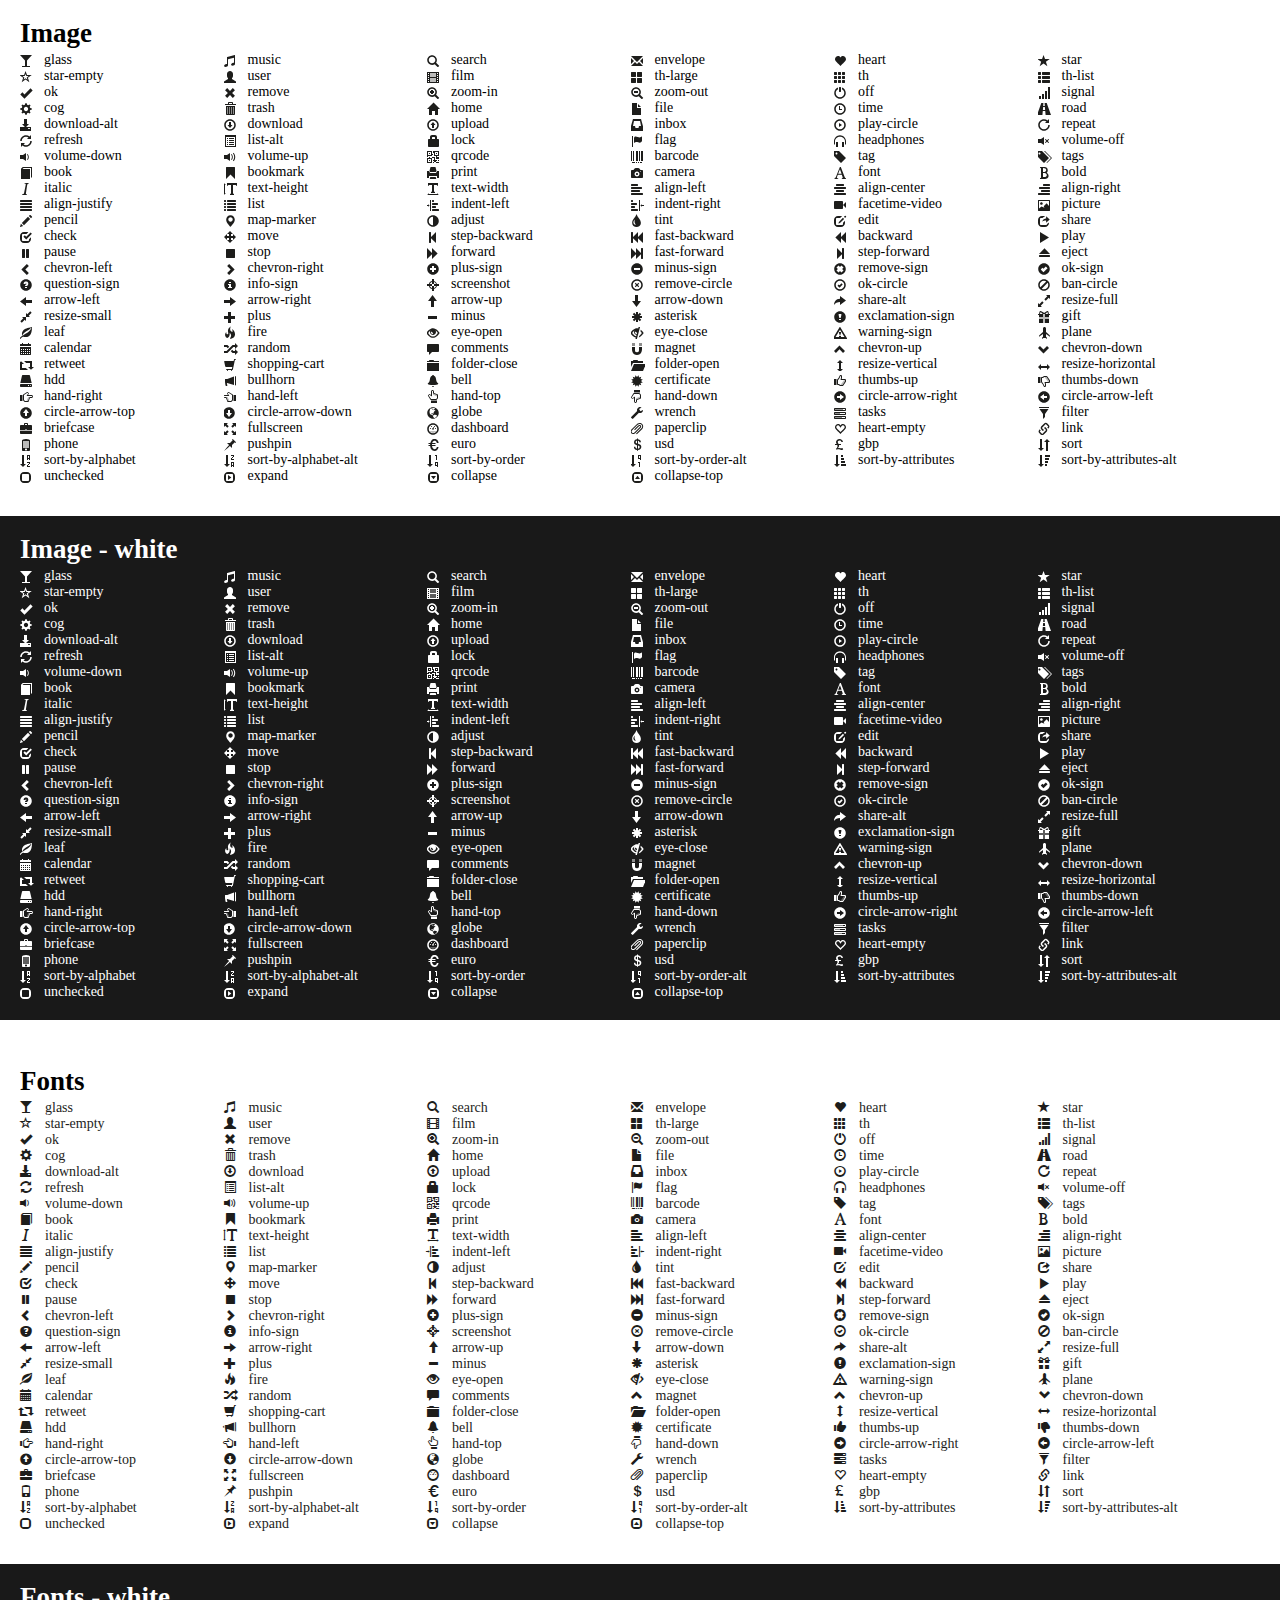
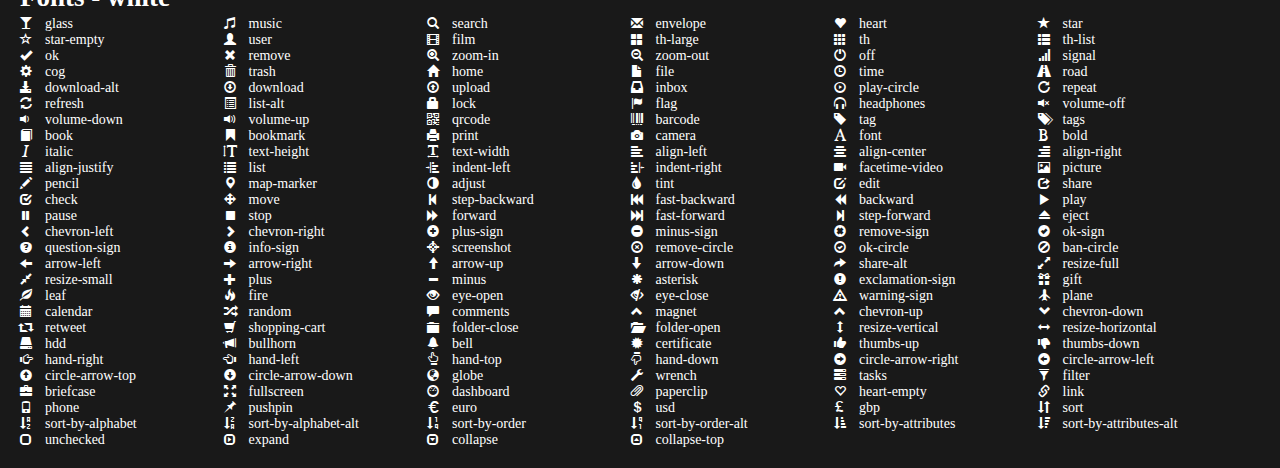
<file: assets/plugins/glyphicons_halflings/index.html>
<!doctype html>
<html lang="en">
<head>
	<meta charset="utf-8">
	<meta http-equiv="X-UA-Compatible" content="IE=edge,chrome=1">
	
	<title>Glyphicons Halflings</title>
	<meta name="description" content="">
	<meta name="author" content="">
	
	<link rel="stylesheet" href="css/style.css?v=2">
	<link rel="stylesheet" href="css/halflings.css">
	
	<script src="scripts/modernizr.js"></script>

</head>
<body>
	
	<h2>Image</h2>
	<p><i class="halflings-icon glass"></i>glass</p>
	<p><i class="halflings-icon music"></i>music</p>
	<p><i class="halflings-icon search"></i>search</p>
	<p><i class="halflings-icon envelope"></i>envelope</p>
	<p><i class="halflings-icon heart"></i>heart</p>
	<p><i class="halflings-icon star"></i>star</p>
	<p><i class="halflings-icon star-empty"></i>star-empty</p>
	<p><i class="halflings-icon user"></i>user</p>
	<p><i class="halflings-icon film"></i>film</p>
	<p><i class="halflings-icon th-large"></i>th-large</p>
	<p><i class="halflings-icon th"></i>th</p>
	<p><i class="halflings-icon th-list"></i>th-list</p>
	<p><i class="halflings-icon ok"></i>ok</p>
	<p><i class="halflings-icon remove"></i>remove</p>
	<p><i class="halflings-icon zoom-in"></i>zoom-in</p>
	<p><i class="halflings-icon zoom-out"></i>zoom-out</p>
	<p><i class="halflings-icon off"></i>off</p>
	<p><i class="halflings-icon signal"></i>signal</p>
	<p><i class="halflings-icon cog"></i>cog</p>
	<p><i class="halflings-icon trash"></i>trash</p>
	<p><i class="halflings-icon home"></i>home</p>
	<p><i class="halflings-icon file"></i>file</p>
	<p><i class="halflings-icon time"></i>time</p>
	<p><i class="halflings-icon road"></i>road</p>
	<p><i class="halflings-icon download-alt"></i>download-alt</p>
	<p><i class="halflings-icon download"></i>download</p>
	<p><i class="halflings-icon upload"></i>upload</p>
	<p><i class="halflings-icon inbox"></i>inbox</p>
	<p><i class="halflings-icon play-circle"></i>play-circle</p>
	<p><i class="halflings-icon repeat"></i>repeat</p>
	<p><i class="halflings-icon refresh"></i>refresh</p>
	<p><i class="halflings-icon list-alt"></i>list-alt</p>
	<p><i class="halflings-icon lock"></i>lock</p>
	<p><i class="halflings-icon flag"></i>flag</p>
	<p><i class="halflings-icon headphones"></i>headphones</p>
	<p><i class="halflings-icon volume-off"></i>volume-off</p>
	<p><i class="halflings-icon volume-down"></i>volume-down</p>
	<p><i class="halflings-icon volume-up"></i>volume-up</p>
	<p><i class="halflings-icon qrcode"></i>qrcode</p>
	<p><i class="halflings-icon barcode"></i>barcode</p>
	<p><i class="halflings-icon tag"></i>tag</p>
	<p><i class="halflings-icon tags"></i>tags</p>
	<p><i class="halflings-icon book"></i>book</p>
	<p><i class="halflings-icon bookmark"></i>bookmark</p>
	<p><i class="halflings-icon print"></i>print</p>
	<p><i class="halflings-icon camera"></i>camera</p>
	<p><i class="halflings-icon font"></i>font</p>
	<p><i class="halflings-icon bold"></i>bold</p>
	<p><i class="halflings-icon italic"></i>italic</p>
	<p><i class="halflings-icon text-height"></i>text-height</p>
	<p><i class="halflings-icon text-width"></i>text-width</p>
	<p><i class="halflings-icon align-left"></i>align-left</p>
	<p><i class="halflings-icon align-center"></i>align-center</p>
	<p><i class="halflings-icon align-right"></i>align-right</p>
	<p><i class="halflings-icon align-justify"></i>align-justify</p>
	<p><i class="halflings-icon list"></i>list</p>
	<p><i class="halflings-icon indent-left"></i>indent-left</p>
	<p><i class="halflings-icon indent-right"></i>indent-right</p>
	<p><i class="halflings-icon facetime-video"></i>facetime-video</p>
	<p><i class="halflings-icon picture"></i>picture</p>
	<p><i class="halflings-icon pencil"></i>pencil</p>
	<p><i class="halflings-icon map-marker"></i>map-marker</p>
	<p><i class="halflings-icon adjust"></i>adjust</p>
	<p><i class="halflings-icon tint"></i>tint</p>
	<p><i class="halflings-icon edit"></i>edit</p>
	<p><i class="halflings-icon share"></i>share</p>
	<p><i class="halflings-icon check"></i>check</p>
	<p><i class="halflings-icon move"></i>move</p>
	<p><i class="halflings-icon step-backward"></i>step-backward</p>
	<p><i class="halflings-icon fast-backward"></i>fast-backward</p>
	<p><i class="halflings-icon backward"></i>backward</p>
	<p><i class="halflings-icon play"></i>play</p>
	<p><i class="halflings-icon pause"></i>pause</p>
	<p><i class="halflings-icon stop"></i>stop</p>
	<p><i class="halflings-icon forward"></i>forward</p>
	<p><i class="halflings-icon fast-forward"></i>fast-forward</p>
	<p><i class="halflings-icon step-forward"></i>step-forward</p>
	<p><i class="halflings-icon eject"></i>eject</p>
	<p><i class="halflings-icon chevron-left"></i>chevron-left</p>
	<p><i class="halflings-icon chevron-right"></i>chevron-right</p>
	<p><i class="halflings-icon plus-sign"></i>plus-sign</p>
	<p><i class="halflings-icon minus-sign"></i>minus-sign</p>
	<p><i class="halflings-icon remove-sign"></i>remove-sign</p>
	<p><i class="halflings-icon ok-sign"></i>ok-sign</p>
	<p><i class="halflings-icon question-sign"></i>question-sign</p>
	<p><i class="halflings-icon info-sign"></i>info-sign</p>
	<p><i class="halflings-icon screenshot"></i>screenshot</p>
	<p><i class="halflings-icon remove-circle"></i>remove-circle</p>
	<p><i class="halflings-icon ok-circle"></i>ok-circle</p>
	<p><i class="halflings-icon ban-circle"></i>ban-circle</p>
	<p><i class="halflings-icon arrow-left"></i>arrow-left</p>
	<p><i class="halflings-icon arrow-right"></i>arrow-right</p>
	<p><i class="halflings-icon arrow-up"></i>arrow-up</p>
	<p><i class="halflings-icon arrow-down"></i>arrow-down</p>
	<p><i class="halflings-icon share-alt"></i>share-alt</p>
	<p><i class="halflings-icon resize-full"></i>resize-full</p>
	<p><i class="halflings-icon resize-small"></i>resize-small</p>
	<p><i class="halflings-icon plus"></i>plus</p>
	<p><i class="halflings-icon minus"></i>minus</p>
	<p><i class="halflings-icon asterisk"></i>asterisk</p>
	<p><i class="halflings-icon exclamation-sign"></i>exclamation-sign</p>
	<p><i class="halflings-icon gift"></i>gift</p>
	<p><i class="halflings-icon leaf"></i>leaf</p>
	<p><i class="halflings-icon fire"></i>fire</p>
	<p><i class="halflings-icon eye-open"></i>eye-open</p>
	<p><i class="halflings-icon eye-close"></i>eye-close</p>
	<p><i class="halflings-icon warning-sign"></i>warning-sign</p>
	<p><i class="halflings-icon plane"></i>plane</p>
	<p><i class="halflings-icon calendar"></i>calendar</p>
	<p><i class="halflings-icon random"></i>random</p>
	<p><i class="halflings-icon comments"></i>comments</p>
	<p><i class="halflings-icon magnet"></i>magnet</p>
	<p><i class="halflings-icon chevron-up"></i>chevron-up</p>
	<p><i class="halflings-icon chevron-down"></i>chevron-down</p>
	<p><i class="halflings-icon retweet"></i>retweet</p>
	<p><i class="halflings-icon shopping-cart"></i>shopping-cart</p>
	<p><i class="halflings-icon folder-close"></i>folder-close</p>
	<p><i class="halflings-icon folder-open"></i>folder-open</p>
	<p><i class="halflings-icon resize-vertical"></i>resize-vertical</p>
	<p><i class="halflings-icon resize-horizontal"></i>resize-horizontal</p>
	<p><i class="halflings-icon hdd"></i>hdd</p>
	<p><i class="halflings-icon bullhorn"></i>bullhorn</p>
	<p><i class="halflings-icon bell"></i>bell</p>
	<p><i class="halflings-icon certificate"></i>certificate</p>
	<p><i class="halflings-icon thumbs-up"></i>thumbs-up</p>
	<p><i class="halflings-icon thumbs-down"></i>thumbs-down</p>
	<p><i class="halflings-icon hand-right"></i>hand-right</p>
	<p><i class="halflings-icon hand-left"></i>hand-left</p>
	<p><i class="halflings-icon hand-top"></i>hand-top</p>
	<p><i class="halflings-icon hand-down"></i>hand-down</p>
	<p><i class="halflings-icon circle-arrow-right"></i>circle-arrow-right</p>
	<p><i class="halflings-icon circle-arrow-left"></i>circle-arrow-left</p>
	<p><i class="halflings-icon circle-arrow-top"></i>circle-arrow-top</p>
	<p><i class="halflings-icon circle-arrow-down"></i>circle-arrow-down</p>
	<p><i class="halflings-icon globe"></i>globe</p>
	<p><i class="halflings-icon wrench"></i>wrench</p>
	<p><i class="halflings-icon tasks"></i>tasks</p>
	<p><i class="halflings-icon filter"></i>filter</p>
	<p><i class="halflings-icon briefcase"></i>briefcase</p>
	<p><i class="halflings-icon fullscreen"></i>fullscreen</p>
	<p><i class="halflings-icon dashboard"></i>dashboard</p>
	<p><i class="halflings-icon paperclip"></i>paperclip</p>
	<p><i class="halflings-icon heart-empty"></i>heart-empty</p>
	<p><i class="halflings-icon link"></i>link</p>
	<p><i class="halflings-icon phone"></i>phone</p>
	<p><i class="halflings-icon pushpin"></i>pushpin</p>
	<p><i class="halflings-icon euro"></i>euro</p>
	<p><i class="halflings-icon usd"></i>usd</p>
	<p><i class="halflings-icon gbp"></i>gbp</p>
	<p><i class="halflings-icon sort"></i>sort</p>
	<p><i class="halflings-icon sort-by-alphabet"></i>sort-by-alphabet</p>
	<p><i class="halflings-icon sort-by-alphabet-alt"></i>sort-by-alphabet-alt</p>
	<p><i class="halflings-icon sort-by-order"></i>sort-by-order</p>
	<p><i class="halflings-icon sort-by-order-alt"></i>sort-by-order-alt</p>
	<p><i class="halflings-icon sort-by-attributes"></i>sort-by-attributes</p>
	<p><i class="halflings-icon sort-by-attributes-alt"></i>sort-by-attributes-alt</p>
	<p><i class="halflings-icon unchecked"></i>unchecked</p>
	<p><i class="halflings-icon expand"></i>expand</p>
	<p><i class="halflings-icon collapse"></i>collapse</p>
	<p><i class="halflings-icon collapse-top"></i>collapse-top</p>

	<br><br><br>

<div class="white-content">
	<h2>Image - white</h2>
	<p><i class="halflings-icon white glass"></i>glass</p>
	<p><i class="halflings-icon white music"></i>music</p>
	<p><i class="halflings-icon white search"></i>search</p>
	<p><i class="halflings-icon white envelope"></i>envelope</p>
	<p><i class="halflings-icon white heart"></i>heart</p>
	<p><i class="halflings-icon white star"></i>star</p>
	<p><i class="halflings-icon white star-empty"></i>star-empty</p>
	<p><i class="halflings-icon white user"></i>user</p>
	<p><i class="halflings-icon white film"></i>film</p>
	<p><i class="halflings-icon white th-large"></i>th-large</p>
	<p><i class="halflings-icon white th"></i>th</p>
	<p><i class="halflings-icon white th-list"></i>th-list</p>
	<p><i class="halflings-icon white ok"></i>ok</p>
	<p><i class="halflings-icon white remove"></i>remove</p>
	<p><i class="halflings-icon white zoom-in"></i>zoom-in</p>
	<p><i class="halflings-icon white zoom-out"></i>zoom-out</p>
	<p><i class="halflings-icon white off"></i>off</p>
	<p><i class="halflings-icon white signal"></i>signal</p>
	<p><i class="halflings-icon white cog"></i>cog</p>
	<p><i class="halflings-icon white trash"></i>trash</p>
	<p><i class="halflings-icon white home"></i>home</p>
	<p><i class="halflings-icon white file"></i>file</p>
	<p><i class="halflings-icon white time"></i>time</p>
	<p><i class="halflings-icon white road"></i>road</p>
	<p><i class="halflings-icon white download-alt"></i>download-alt</p>
	<p><i class="halflings-icon white download"></i>download</p>
	<p><i class="halflings-icon white upload"></i>upload</p>
	<p><i class="halflings-icon white inbox"></i>inbox</p>
	<p><i class="halflings-icon white play-circle"></i>play-circle</p>
	<p><i class="halflings-icon white repeat"></i>repeat</p>
	<p><i class="halflings-icon white refresh"></i>refresh</p>
	<p><i class="halflings-icon white list-alt"></i>list-alt</p>
	<p><i class="halflings-icon white lock"></i>lock</p>
	<p><i class="halflings-icon white flag"></i>flag</p>
	<p><i class="halflings-icon white headphones"></i>headphones</p>
	<p><i class="halflings-icon white volume-off"></i>volume-off</p>
	<p><i class="halflings-icon white volume-down"></i>volume-down</p>
	<p><i class="halflings-icon white volume-up"></i>volume-up</p>
	<p><i class="halflings-icon white qrcode"></i>qrcode</p>
	<p><i class="halflings-icon white barcode"></i>barcode</p>
	<p><i class="halflings-icon white tag"></i>tag</p>
	<p><i class="halflings-icon white tags"></i>tags</p>
	<p><i class="halflings-icon white book"></i>book</p>
	<p><i class="halflings-icon white bookmark"></i>bookmark</p>
	<p><i class="halflings-icon white print"></i>print</p>
	<p><i class="halflings-icon white camera"></i>camera</p>
	<p><i class="halflings-icon white font"></i>font</p>
	<p><i class="halflings-icon white bold"></i>bold</p>
	<p><i class="halflings-icon white italic"></i>italic</p>
	<p><i class="halflings-icon white text-height"></i>text-height</p>
	<p><i class="halflings-icon white text-width"></i>text-width</p>
	<p><i class="halflings-icon white align-left"></i>align-left</p>
	<p><i class="halflings-icon white align-center"></i>align-center</p>
	<p><i class="halflings-icon white align-right"></i>align-right</p>
	<p><i class="halflings-icon white align-justify"></i>align-justify</p>
	<p><i class="halflings-icon white list"></i>list</p>
	<p><i class="halflings-icon white indent-left"></i>indent-left</p>
	<p><i class="halflings-icon white indent-right"></i>indent-right</p>
	<p><i class="halflings-icon white facetime-video"></i>facetime-video</p>
	<p><i class="halflings-icon white picture"></i>picture</p>
	<p><i class="halflings-icon white pencil"></i>pencil</p>
	<p><i class="halflings-icon white map-marker"></i>map-marker</p>
	<p><i class="halflings-icon white adjust"></i>adjust</p>
	<p><i class="halflings-icon white tint"></i>tint</p>
	<p><i class="halflings-icon white edit"></i>edit</p>
	<p><i class="halflings-icon white share"></i>share</p>
	<p><i class="halflings-icon white check"></i>check</p>
	<p><i class="halflings-icon white move"></i>move</p>
	<p><i class="halflings-icon white step-backward"></i>step-backward</p>
	<p><i class="halflings-icon white fast-backward"></i>fast-backward</p>
	<p><i class="halflings-icon white backward"></i>backward</p>
	<p><i class="halflings-icon white play"></i>play</p>
	<p><i class="halflings-icon white pause"></i>pause</p>
	<p><i class="halflings-icon white stop"></i>stop</p>
	<p><i class="halflings-icon white forward"></i>forward</p>
	<p><i class="halflings-icon white fast-forward"></i>fast-forward</p>
	<p><i class="halflings-icon white step-forward"></i>step-forward</p>
	<p><i class="halflings-icon white eject"></i>eject</p>
	<p><i class="halflings-icon white chevron-left"></i>chevron-left</p>
	<p><i class="halflings-icon white chevron-right"></i>chevron-right</p>
	<p><i class="halflings-icon white plus-sign"></i>plus-sign</p>
	<p><i class="halflings-icon white minus-sign"></i>minus-sign</p>
	<p><i class="halflings-icon white remove-sign"></i>remove-sign</p>
	<p><i class="halflings-icon white ok-sign"></i>ok-sign</p>
	<p><i class="halflings-icon white question-sign"></i>question-sign</p>
	<p><i class="halflings-icon white info-sign"></i>info-sign</p>
	<p><i class="halflings-icon white screenshot"></i>screenshot</p>
	<p><i class="halflings-icon white remove-circle"></i>remove-circle</p>
	<p><i class="halflings-icon white ok-circle"></i>ok-circle</p>
	<p><i class="halflings-icon white ban-circle"></i>ban-circle</p>
	<p><i class="halflings-icon white arrow-left"></i>arrow-left</p>
	<p><i class="halflings-icon white arrow-right"></i>arrow-right</p>
	<p><i class="halflings-icon white arrow-up"></i>arrow-up</p>
	<p><i class="halflings-icon white arrow-down"></i>arrow-down</p>
	<p><i class="halflings-icon white share-alt"></i>share-alt</p>
	<p><i class="halflings-icon white resize-full"></i>resize-full</p>
	<p><i class="halflings-icon white resize-small"></i>resize-small</p>
	<p><i class="halflings-icon white plus"></i>plus</p>
	<p><i class="halflings-icon white minus"></i>minus</p>
	<p><i class="halflings-icon white asterisk"></i>asterisk</p>
	<p><i class="halflings-icon white exclamation-sign"></i>exclamation-sign</p>
	<p><i class="halflings-icon white gift"></i>gift</p>
	<p><i class="halflings-icon white leaf"></i>leaf</p>
	<p><i class="halflings-icon white fire"></i>fire</p>
	<p><i class="halflings-icon white eye-open"></i>eye-open</p>
	<p><i class="halflings-icon white eye-close"></i>eye-close</p>
	<p><i class="halflings-icon white warning-sign"></i>warning-sign</p>
	<p><i class="halflings-icon white plane"></i>plane</p>
	<p><i class="halflings-icon white calendar"></i>calendar</p>
	<p><i class="halflings-icon white random"></i>random</p>
	<p><i class="halflings-icon white comments"></i>comments</p>
	<p><i class="halflings-icon white magnet"></i>magnet</p>
	<p><i class="halflings-icon white chevron-up"></i>chevron-up</p>
	<p><i class="halflings-icon white chevron-down"></i>chevron-down</p>
	<p><i class="halflings-icon white retweet"></i>retweet</p>
	<p><i class="halflings-icon white shopping-cart"></i>shopping-cart</p>
	<p><i class="halflings-icon white folder-close"></i>folder-close</p>
	<p><i class="halflings-icon white folder-open"></i>folder-open</p>
	<p><i class="halflings-icon white resize-vertical"></i>resize-vertical</p>
	<p><i class="halflings-icon white resize-horizontal"></i>resize-horizontal</p>
	<p><i class="halflings-icon white hdd"></i>hdd</p>
	<p><i class="halflings-icon white bullhorn"></i>bullhorn</p>
	<p><i class="halflings-icon white bell"></i>bell</p>
	<p><i class="halflings-icon white certificate"></i>certificate</p>
	<p><i class="halflings-icon white thumbs-up"></i>thumbs-up</p>
	<p><i class="halflings-icon white thumbs-down"></i>thumbs-down</p>
	<p><i class="halflings-icon white hand-right"></i>hand-right</p>
	<p><i class="halflings-icon white hand-left"></i>hand-left</p>
	<p><i class="halflings-icon white hand-top"></i>hand-top</p>
	<p><i class="halflings-icon white hand-down"></i>hand-down</p>
	<p><i class="halflings-icon white circle-arrow-right"></i>circle-arrow-right</p>
	<p><i class="halflings-icon white circle-arrow-left"></i>circle-arrow-left</p>
	<p><i class="halflings-icon white circle-arrow-top"></i>circle-arrow-top</p>
	<p><i class="halflings-icon white circle-arrow-down"></i>circle-arrow-down</p>
	<p><i class="halflings-icon white globe"></i>globe</p>
	<p><i class="halflings-icon white wrench"></i>wrench</p>
	<p><i class="halflings-icon white tasks"></i>tasks</p>
	<p><i class="halflings-icon white filter"></i>filter</p>
	<p><i class="halflings-icon white briefcase"></i>briefcase</p>
	<p><i class="halflings-icon white fullscreen"></i>fullscreen</p>
	<p><i class="halflings-icon white dashboard"></i>dashboard</p>
	<p><i class="halflings-icon white paperclip"></i>paperclip</p>
	<p><i class="halflings-icon white heart-empty"></i>heart-empty</p>
	<p><i class="halflings-icon white link"></i>link</p>
	<p><i class="halflings-icon white phone"></i>phone</p>
	<p><i class="halflings-icon white pushpin"></i>pushpin</p>
	<p><i class="halflings-icon white euro"></i>euro</p>
	<p><i class="halflings-icon white usd"></i>usd</p>
	<p><i class="halflings-icon white gbp"></i>gbp</p>
	<p><i class="halflings-icon white sort"></i>sort</p>
	<p><i class="halflings-icon white sort-by-alphabet"></i>sort-by-alphabet</p>
	<p><i class="halflings-icon white sort-by-alphabet-alt"></i>sort-by-alphabet-alt</p>
	<p><i class="halflings-icon white sort-by-order"></i>sort-by-order</p>
	<p><i class="halflings-icon white sort-by-order-alt"></i>sort-by-order-alt</p>
	<p><i class="halflings-icon white sort-by-attributes"></i>sort-by-attributes</p>
	<p><i class="halflings-icon white sort-by-attributes-alt"></i>sort-by-attributes-alt</p>
	<p><i class="halflings-icon white unchecked"></i>unchecked</p>
	<p><i class="halflings-icon white expand"></i>expand</p>
	<p><i class="halflings-icon white collapse"></i>collapse</p>
	<p><i class="halflings-icon white collapse-top"></i>collapse-top</p>
</div>

	<br><br><br>

	<h2>Fonts</h2>
	<a href="" class="halflings glass"><i></i>glass</a>
	<a href="" class="halflings music"><i></i>music</a>
	<a href="" class="halflings search"><i></i>search</a>
	<a href="" class="halflings envelope"><i></i>envelope</a>
	<a href="" class="halflings heart"><i></i>heart</a>
	<a href="" class="halflings star"><i></i>star</a>
	<a href="" class="halflings star-empty"><i></i>star-empty</a>
	<a href="" class="halflings user"><i></i>user</a>
	<a href="" class="halflings film"><i></i>film</a>
	<a href="" class="halflings th-large"><i></i>th-large</a>
	<a href="" class="halflings th"><i></i>th</a>
	<a href="" class="halflings th-list"><i></i>th-list</a>
	<a href="" class="halflings ok"><i></i>ok</a>
	<a href="" class="halflings remove"><i></i>remove</a>
	<a href="" class="halflings zoom-in"><i></i>zoom-in</a>
	<a href="" class="halflings zoom-out"><i></i>zoom-out</a>
	<a href="" class="halflings off"><i></i>off</a>
	<a href="" class="halflings signal"><i></i>signal</a>
	<a href="" class="halflings cog"><i></i>cog</a>
	<a href="" class="halflings trash"><i></i>trash</a>
	<a href="" class="halflings home"><i></i>home</a>
	<a href="" class="halflings file"><i></i>file</a>
	<a href="" class="halflings time"><i></i>time</a>
	<a href="" class="halflings road"><i></i>road</a>
	<a href="" class="halflings download-alt"><i></i>download-alt</a>
	<a href="" class="halflings download"><i></i>download</a>
	<a href="" class="halflings upload"><i></i>upload</a>
	<a href="" class="halflings inbox"><i></i>inbox</a>
	<a href="" class="halflings play-circle"><i></i>play-circle</a>
	<a href="" class="halflings repeat"><i></i>repeat</a>
	<a href="" class="halflings refresh"><i></i>refresh</a>
	<a href="" class="halflings list-alt"><i></i>list-alt</a>
	<a href="" class="halflings lock"><i></i>lock</a>
	<a href="" class="halflings flag"><i></i>flag</a>
	<a href="" class="halflings headphones"><i></i>headphones</a>
	<a href="" class="halflings volume-off"><i></i>volume-off</a>
	<a href="" class="halflings volume-down"><i></i>volume-down</a>
	<a href="" class="halflings volume-up"><i></i>volume-up</a>
	<a href="" class="halflings qrcode"><i></i>qrcode</a>
	<a href="" class="halflings barcode"><i></i>barcode</a>
	<a href="" class="halflings tag"><i></i>tag</a>
	<a href="" class="halflings tags"><i></i>tags</a>
	<a href="" class="halflings book"><i></i>book</a>
	<a href="" class="halflings bookmark"><i></i>bookmark</a>
	<a href="" class="halflings print"><i></i>print</a>
	<a href="" class="halflings camera"><i></i>camera</a>
	<a href="" class="halflings font"><i></i>font</a>
	<a href="" class="halflings bold"><i></i>bold</a>
	<a href="" class="halflings italic"><i></i>italic</a>
	<a href="" class="halflings text-height"><i></i>text-height</a>
	<a href="" class="halflings text-width"><i></i>text-width</a>
	<a href="" class="halflings align-left"><i></i>align-left</a>
	<a href="" class="halflings align-center"><i></i>align-center</a>
	<a href="" class="halflings align-right"><i></i>align-right</a>
	<a href="" class="halflings align-justify"><i></i>align-justify</a>
	<a href="" class="halflings list"><i></i>list</a>
	<a href="" class="halflings indent-left"><i></i>indent-left</a>
	<a href="" class="halflings indent-right"><i></i>indent-right</a>
	<a href="" class="halflings facetime-video"><i></i>facetime-video</a>
	<a href="" class="halflings picture"><i></i>picture</a>
	<a href="" class="halflings pencil"><i></i>pencil</a>
	<a href="" class="halflings map-marker"><i></i>map-marker</a>
	<a href="" class="halflings adjust"><i></i>adjust</a>
	<a href="" class="halflings tint"><i></i>tint</a>
	<a href="" class="halflings edit"><i></i>edit</a>
	<a href="" class="halflings share"><i></i>share</a>
	<a href="" class="halflings check"><i></i>check</a>
	<a href="" class="halflings move"><i></i>move</a>
	<a href="" class="halflings step-backward"><i></i>step-backward</a>
	<a href="" class="halflings fast-backward"><i></i>fast-backward</a>
	<a href="" class="halflings backward"><i></i>backward</a>
	<a href="" class="halflings play"><i></i>play</a>
	<a href="" class="halflings pause"><i></i>pause</a>
	<a href="" class="halflings stop"><i></i>stop</a>
	<a href="" class="halflings forward"><i></i>forward</a>
	<a href="" class="halflings fast-forward"><i></i>fast-forward</a>
	<a href="" class="halflings step-forward"><i></i>step-forward</a>
	<a href="" class="halflings eject"><i></i>eject</a>
	<a href="" class="halflings chevron-left"><i></i>chevron-left</a>
	<a href="" class="halflings chevron-right"><i></i>chevron-right</a>
	<a href="" class="halflings plus-sign"><i></i>plus-sign</a>
	<a href="" class="halflings minus-sign"><i></i>minus-sign</a>
	<a href="" class="halflings remove-sign"><i></i>remove-sign</a>
	<a href="" class="halflings ok-sign"><i></i>ok-sign</a>
	<a href="" class="halflings question-sign"><i></i>question-sign</a>
	<a href="" class="halflings info-sign"><i></i>info-sign</a>
	<a href="" class="halflings screenshot"><i></i>screenshot</a>
	<a href="" class="halflings remove-circle"><i></i>remove-circle</a>
	<a href="" class="halflings ok-circle"><i></i>ok-circle</a>
	<a href="" class="halflings ban-circle"><i></i>ban-circle</a>
	<a href="" class="halflings arrow-left"><i></i>arrow-left</a>
	<a href="" class="halflings arrow-right"><i></i>arrow-right</a>
	<a href="" class="halflings arrow-up"><i></i>arrow-up</a>
	<a href="" class="halflings arrow-down"><i></i>arrow-down</a>
	<a href="" class="halflings share-alt"><i></i>share-alt</a>
	<a href="" class="halflings resize-full"><i></i>resize-full</a>
	<a href="" class="halflings resize-small"><i></i>resize-small</a>
	<a href="" class="halflings plus"><i></i>plus</a>
	<a href="" class="halflings minus"><i></i>minus</a>
	<a href="" class="halflings asterisk"><i></i>asterisk</a>
	<a href="" class="halflings exclamation-sign"><i></i>exclamation-sign</a>
	<a href="" class="halflings gift"><i></i>gift</a>
	<a href="" class="halflings leaf"><i></i>leaf</a>
	<a href="" class="halflings fire"><i></i>fire</a>
	<a href="" class="halflings eye-open"><i></i>eye-open</a>
	<a href="" class="halflings eye-close"><i></i>eye-close</a>
	<a href="" class="halflings warning-sign"><i></i>warning-sign</a>
	<a href="" class="halflings plane"><i></i>plane</a>
	<a href="" class="halflings calendar"><i></i>calendar</a>
	<a href="" class="halflings random"><i></i>random</a>
	<a href="" class="halflings comments"><i></i>comments</a>
	<a href="" class="halflings magnet"><i></i>magnet</a>
	<a href="" class="halflings chevron-up"><i></i>chevron-up</a>
	<a href="" class="halflings chevron-down"><i></i>chevron-down</a>
	<a href="" class="halflings retweet"><i></i>retweet</a>
	<a href="" class="halflings shopping-cart"><i></i>shopping-cart</a>
	<a href="" class="halflings folder-close"><i></i>folder-close</a>
	<a href="" class="halflings folder-open"><i></i>folder-open</a>
	<a href="" class="halflings resize-vertical"><i></i>resize-vertical</a>
	<a href="" class="halflings resize-horizontal"><i></i>resize-horizontal</a>
	<a href="" class="halflings hdd"><i></i>hdd</a>
	<a href="" class="halflings bullhorn"><i></i>bullhorn</a>
	<a href="" class="halflings bell"><i></i>bell</a>
	<a href="" class="halflings certificate"><i></i>certificate</a>
	<a href="" class="halflings thumbs-up"><i></i>thumbs-up</a>
	<a href="" class="halflings thumbs-down"><i></i>thumbs-down</a>
	<a href="" class="halflings hand-right"><i></i>hand-right</a>
	<a href="" class="halflings hand-left"><i></i>hand-left</a>
	<a href="" class="halflings hand-top"><i></i>hand-top</a>
	<a href="" class="halflings hand-down"><i></i>hand-down</a>
	<a href="" class="halflings circle-arrow-right"><i></i>circle-arrow-right</a>
	<a href="" class="halflings circle-arrow-left"><i></i>circle-arrow-left</a>
	<a href="" class="halflings circle-arrow-top"><i></i>circle-arrow-top</a>
	<a href="" class="halflings circle-arrow-down"><i></i>circle-arrow-down</a>
	<a href="" class="halflings globe"><i></i>globe</a>
	<a href="" class="halflings wrench"><i></i>wrench</a>
	<a href="" class="halflings tasks"><i></i>tasks</a>
	<a href="" class="halflings filter"><i></i>filter</a>
	<a href="" class="halflings briefcase"><i></i>briefcase</a>
	<a href="" class="halflings fullscreen"><i></i>fullscreen</a>
	<a href="" class="halflings dashboard"><i></i>dashboard</a>
	<a href="" class="halflings paperclip"><i></i>paperclip</a>
	<a href="" class="halflings heart-empty"><i></i>heart-empty</a>
	<a href="" class="halflings link"><i></i>link</a>
	<a href="" class="halflings phone"><i></i>phone</a>
	<a href="" class="halflings pushpin"><i></i>pushpin</a>
	<a href="" class="halflings euro"><i></i>euro</a>
	<a href="" class="halflings usd"><i></i>usd</a>
	<a href="" class="halflings gbp"><i></i>gbp</a>
	<a href="" class="halflings sort"><i></i>sort</a>
	<a href="" class="halflings sort-by-alphabet"><i></i>sort-by-alphabet</a>
	<a href="" class="halflings sort-by-alphabet-alt"><i></i>sort-by-alphabet-alt</a>
	<a href="" class="halflings sort-by-order"><i></i>sort-by-order</a>
	<a href="" class="halflings sort-by-order-alt"><i></i>sort-by-order-alt</a>
	<a href="" class="halflings sort-by-attributes"><i></i>sort-by-attributes</a>
	<a href="" class="halflings sort-by-attributes-alt"><i></i>sort-by-attributes-alt</a>
	<a href="" class="halflings unchecked"><i></i>unchecked</a>
	<a href="" class="halflings expand"><i></i>expand</a>
	<a href="" class="halflings collapse"><i></i>collapse</a>
	<a href="" class="halflings collapse-top"><i></i>collapse-top</a>

	<br><br><br>

<div class="white-content">
	<h2>Fonts - white</h2>
	<a href="" class="halflings white glass"><i></i>glass</a>
	<a href="" class="halflings white music"><i></i>music</a>
	<a href="" class="halflings white search"><i></i>search</a>
	<a href="" class="halflings white envelope"><i></i>envelope</a>
	<a href="" class="halflings white heart"><i></i>heart</a>
	<a href="" class="halflings white star"><i></i>star</a>
	<a href="" class="halflings white star-empty"><i></i>star-empty</a>
	<a href="" class="halflings white user"><i></i>user</a>
	<a href="" class="halflings white film"><i></i>film</a>
	<a href="" class="halflings white th-large"><i></i>th-large</a>
	<a href="" class="halflings white th"><i></i>th</a>
	<a href="" class="halflings white th-list"><i></i>th-list</a>
	<a href="" class="halflings white ok"><i></i>ok</a>
	<a href="" class="halflings white remove"><i></i>remove</a>
	<a href="" class="halflings white zoom-in"><i></i>zoom-in</a>
	<a href="" class="halflings white zoom-out"><i></i>zoom-out</a>
	<a href="" class="halflings white off"><i></i>off</a>
	<a href="" class="halflings white signal"><i></i>signal</a>
	<a href="" class="halflings white cog"><i></i>cog</a>
	<a href="" class="halflings white trash"><i></i>trash</a>
	<a href="" class="halflings white home"><i></i>home</a>
	<a href="" class="halflings white file"><i></i>file</a>
	<a href="" class="halflings white time"><i></i>time</a>
	<a href="" class="halflings white road"><i></i>road</a>
	<a href="" class="halflings white download-alt"><i></i>download-alt</a>
	<a href="" class="halflings white download"><i></i>download</a>
	<a href="" class="halflings white upload"><i></i>upload</a>
	<a href="" class="halflings white inbox"><i></i>inbox</a>
	<a href="" class="halflings white play-circle"><i></i>play-circle</a>
	<a href="" class="halflings white repeat"><i></i>repeat</a>
	<a href="" class="halflings white refresh"><i></i>refresh</a>
	<a href="" class="halflings white list-alt"><i></i>list-alt</a>
	<a href="" class="halflings white lock"><i></i>lock</a>
	<a href="" class="halflings white flag"><i></i>flag</a>
	<a href="" class="halflings white headphones"><i></i>headphones</a>
	<a href="" class="halflings white volume-off"><i></i>volume-off</a>
	<a href="" class="halflings white volume-down"><i></i>volume-down</a>
	<a href="" class="halflings white volume-up"><i></i>volume-up</a>
	<a href="" class="halflings white qrcode"><i></i>qrcode</a>
	<a href="" class="halflings white barcode"><i></i>barcode</a>
	<a href="" class="halflings white tag"><i></i>tag</a>
	<a href="" class="halflings white tags"><i></i>tags</a>
	<a href="" class="halflings white book"><i></i>book</a>
	<a href="" class="halflings white bookmark"><i></i>bookmark</a>
	<a href="" class="halflings white print"><i></i>print</a>
	<a href="" class="halflings white camera"><i></i>camera</a>
	<a href="" class="halflings white font"><i></i>font</a>
	<a href="" class="halflings white bold"><i></i>bold</a>
	<a href="" class="halflings white italic"><i></i>italic</a>
	<a href="" class="halflings white text-height"><i></i>text-height</a>
	<a href="" class="halflings white text-width"><i></i>text-width</a>
	<a href="" class="halflings white align-left"><i></i>align-left</a>
	<a href="" class="halflings white align-center"><i></i>align-center</a>
	<a href="" class="halflings white align-right"><i></i>align-right</a>
	<a href="" class="halflings white align-justify"><i></i>align-justify</a>
	<a href="" class="halflings white list"><i></i>list</a>
	<a href="" class="halflings white indent-left"><i></i>indent-left</a>
	<a href="" class="halflings white indent-right"><i></i>indent-right</a>
	<a href="" class="halflings white facetime-video"><i></i>facetime-video</a>
	<a href="" class="halflings white picture"><i></i>picture</a>
	<a href="" class="halflings white pencil"><i></i>pencil</a>
	<a href="" class="halflings white map-marker"><i></i>map-marker</a>
	<a href="" class="halflings white adjust"><i></i>adjust</a>
	<a href="" class="halflings white tint"><i></i>tint</a>
	<a href="" class="halflings white edit"><i></i>edit</a>
	<a href="" class="halflings white share"><i></i>share</a>
	<a href="" class="halflings white check"><i></i>check</a>
	<a href="" class="halflings white move"><i></i>move</a>
	<a href="" class="halflings white step-backward"><i></i>step-backward</a>
	<a href="" class="halflings white fast-backward"><i></i>fast-backward</a>
	<a href="" class="halflings white backward"><i></i>backward</a>
	<a href="" class="halflings white play"><i></i>play</a>
	<a href="" class="halflings white pause"><i></i>pause</a>
	<a href="" class="halflings white stop"><i></i>stop</a>
	<a href="" class="halflings white forward"><i></i>forward</a>
	<a href="" class="halflings white fast-forward"><i></i>fast-forward</a>
	<a href="" class="halflings white step-forward"><i></i>step-forward</a>
	<a href="" class="halflings white eject"><i></i>eject</a>
	<a href="" class="halflings white chevron-left"><i></i>chevron-left</a>
	<a href="" class="halflings white chevron-right"><i></i>chevron-right</a>
	<a href="" class="halflings white plus-sign"><i></i>plus-sign</a>
	<a href="" class="halflings white minus-sign"><i></i>minus-sign</a>
	<a href="" class="halflings white remove-sign"><i></i>remove-sign</a>
	<a href="" class="halflings white ok-sign"><i></i>ok-sign</a>
	<a href="" class="halflings white question-sign"><i></i>question-sign</a>
	<a href="" class="halflings white info-sign"><i></i>info-sign</a>
	<a href="" class="halflings white screenshot"><i></i>screenshot</a>
	<a href="" class="halflings white remove-circle"><i></i>remove-circle</a>
	<a href="" class="halflings white ok-circle"><i></i>ok-circle</a>
	<a href="" class="halflings white ban-circle"><i></i>ban-circle</a>
	<a href="" class="halflings white arrow-left"><i></i>arrow-left</a>
	<a href="" class="halflings white arrow-right"><i></i>arrow-right</a>
	<a href="" class="halflings white arrow-up"><i></i>arrow-up</a>
	<a href="" class="halflings white arrow-down"><i></i>arrow-down</a>
	<a href="" class="halflings white share-alt"><i></i>share-alt</a>
	<a href="" class="halflings white resize-full"><i></i>resize-full</a>
	<a href="" class="halflings white resize-small"><i></i>resize-small</a>
	<a href="" class="halflings white plus"><i></i>plus</a>
	<a href="" class="halflings white minus"><i></i>minus</a>
	<a href="" class="halflings white asterisk"><i></i>asterisk</a>
	<a href="" class="halflings white exclamation-sign"><i></i>exclamation-sign</a>
	<a href="" class="halflings white gift"><i></i>gift</a>
	<a href="" class="halflings white leaf"><i></i>leaf</a>
	<a href="" class="halflings white fire"><i></i>fire</a>
	<a href="" class="halflings white eye-open"><i></i>eye-open</a>
	<a href="" class="halflings white eye-close"><i></i>eye-close</a>
	<a href="" class="halflings white warning-sign"><i></i>warning-sign</a>
	<a href="" class="halflings white plane"><i></i>plane</a>
	<a href="" class="halflings white calendar"><i></i>calendar</a>
	<a href="" class="halflings white random"><i></i>random</a>
	<a href="" class="halflings white comments"><i></i>comments</a>
	<a href="" class="halflings white magnet"><i></i>magnet</a>
	<a href="" class="halflings white chevron-up"><i></i>chevron-up</a>
	<a href="" class="halflings white chevron-down"><i></i>chevron-down</a>
	<a href="" class="halflings white retweet"><i></i>retweet</a>
	<a href="" class="halflings white shopping-cart"><i></i>shopping-cart</a>
	<a href="" class="halflings white folder-close"><i></i>folder-close</a>
	<a href="" class="halflings white folder-open"><i></i>folder-open</a>
	<a href="" class="halflings white resize-vertical"><i></i>resize-vertical</a>
	<a href="" class="halflings white resize-horizontal"><i></i>resize-horizontal</a>
	<a href="" class="halflings white hdd"><i></i>hdd</a>
	<a href="" class="halflings white bullhorn"><i></i>bullhorn</a>
	<a href="" class="halflings white bell"><i></i>bell</a>
	<a href="" class="halflings white certificate"><i></i>certificate</a>
	<a href="" class="halflings white thumbs-up"><i></i>thumbs-up</a>
	<a href="" class="halflings white thumbs-down"><i></i>thumbs-down</a>
	<a href="" class="halflings white hand-right"><i></i>hand-right</a>
	<a href="" class="halflings white hand-left"><i></i>hand-left</a>
	<a href="" class="halflings white hand-top"><i></i>hand-top</a>
	<a href="" class="halflings white hand-down"><i></i>hand-down</a>
	<a href="" class="halflings white circle-arrow-right"><i></i>circle-arrow-right</a>
	<a href="" class="halflings white circle-arrow-left"><i></i>circle-arrow-left</a>
	<a href="" class="halflings white circle-arrow-top"><i></i>circle-arrow-top</a>
	<a href="" class="halflings white circle-arrow-down"><i></i>circle-arrow-down</a>
	<a href="" class="halflings white globe"><i></i>globe</a>
	<a href="" class="halflings white wrench"><i></i>wrench</a>
	<a href="" class="halflings white tasks"><i></i>tasks</a>
	<a href="" class="halflings white filter"><i></i>filter</a>
	<a href="" class="halflings white briefcase"><i></i>briefcase</a>
	<a href="" class="halflings white fullscreen"><i></i>fullscreen</a>
	<a href="" class="halflings white dashboard"><i></i>dashboard</a>
	<a href="" class="halflings white paperclip"><i></i>paperclip</a>
	<a href="" class="halflings white heart-empty"><i></i>heart-empty</a>
	<a href="" class="halflings white link"><i></i>link</a>
	<a href="" class="halflings white phone"><i></i>phone</a>
	<a href="" class="halflings white pushpin"><i></i>pushpin</a>
	<a href="" class="halflings white euro"><i></i>euro</a>
	<a href="" class="halflings white usd"><i></i>usd</a>
	<a href="" class="halflings white gbp"><i></i>gbp</a>
	<a href="" class="halflings white sort"><i></i>sort</a>
	<a href="" class="halflings white sort-by-alphabet"><i></i>sort-by-alphabet</a>
	<a href="" class="halflings white sort-by-alphabet-alt"><i></i>sort-by-alphabet-alt</a>
	<a href="" class="halflings white sort-by-order"><i></i>sort-by-order</a>
	<a href="" class="halflings white sort-by-order-alt"><i></i>sort-by-order-alt</a>
	<a href="" class="halflings white sort-by-attributes"><i></i>sort-by-attributes</a>
	<a href="" class="halflings white sort-by-attributes-alt"><i></i>sort-by-attributes-alt</a>
	<a href="" class="halflings white unchecked"><i></i>unchecked</a>
	<a href="" class="halflings white expand"><i></i>expand</a>
	<a href="" class="halflings white collapse"><i></i>collapse</a>
	<a href="" class="halflings white collapse-top"><i></i>collapse-top</a>
</div>

</body>
</html>
</file>
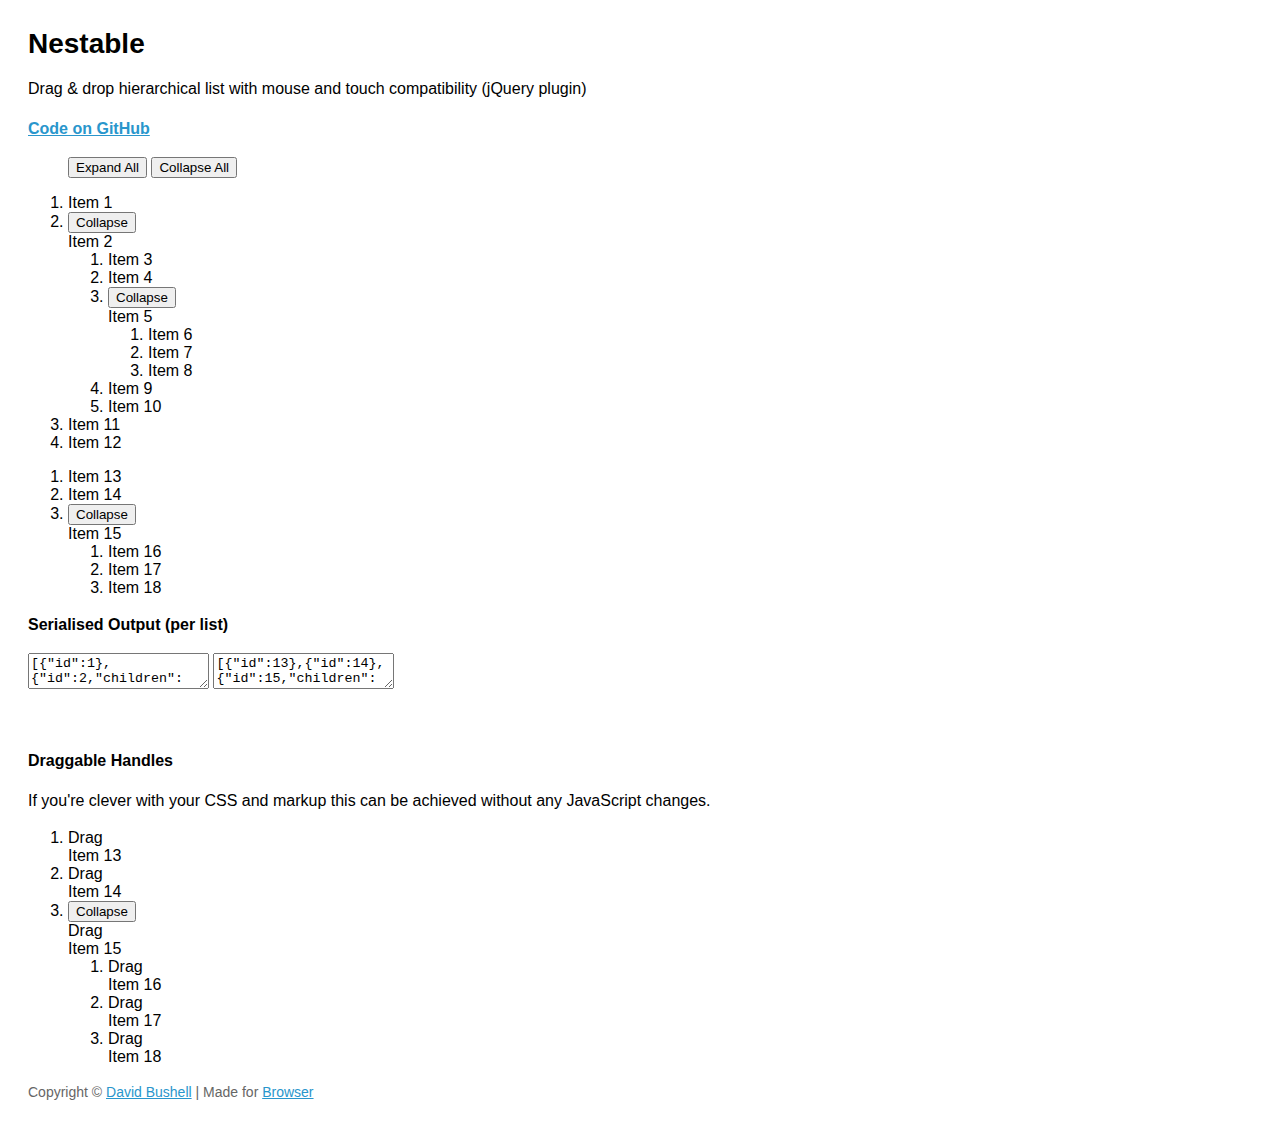
<file: assets/plugins/jquery-nestable/index.html>
<!DOCTYPE html>
<!--[if lt IE 7]> <html lang="en" class="lt-ie9 lt-ie8 lt-ie7"> <![endif]-->
<!--[if IE 7]>    <html lang="en" class="lt-ie9 lt-ie8"> <![endif]-->
<!--[if IE 8]>    <html lang="en" class="lt-ie9"> <![endif]-->
<!--[if IE 9]>    <html lang="en" class="ie9"> <![endif]-->
<!--[if gt IE 9]><!--> <html lang="en"> <!--<![endif]-->
<head>
    <meta charset="utf-8">
    <meta name="viewport" content="width=device-width, initial-scale=1, minimum-scale=1">
    <title>Nestable</title>
    <style type="text/css">

.cf:after { visibility: hidden; display: block; font-size: 0; content: " "; clear: both; height: 0; }
* html .cf { zoom: 1; }
*:first-child+html .cf { zoom: 1; }

html { margin: 0; padding: 0; }
body { font-size: 100%; margin: 0; padding: 1.75em; font-family: 'Helvetica Neue', Arial, sans-serif; }

h1 { font-size: 1.75em; margin: 0 0 0.6em 0; }

a { color: #2996cc; }
a:hover { text-decoration: none; }

p { line-height: 1.5em; }
.small { color: #666; font-size: 0.875em; }
.large { font-size: 1.25em; }



    </style>
</head>
<body>

    <h1>Nestable</h1>

    <p>Drag &amp; drop hierarchical list with mouse and touch compatibility (jQuery plugin)</p>

    <p><strong><a href="https://github.com/dbushell/Nestable">Code on GitHub</a></strong></p>

    <menu id="nestable-menu">
        <button type="button" data-action="expand-all">Expand All</button>
        <button type="button" data-action="collapse-all">Collapse All</button>
    </menu>

    <div class="cf nestable-lists">

        <div class="dd" id="nestable">
            <ol class="dd-list">
                <li class="dd-item" data-id="1">
                    <div class="dd-handle">Item 1</div>
                </li>
                <li class="dd-item" data-id="2">
                    <div class="dd-handle">Item 2</div>
                    <ol class="dd-list">
                        <li class="dd-item" data-id="3"><div class="dd-handle">Item 3</div></li>
                        <li class="dd-item" data-id="4"><div class="dd-handle">Item 4</div></li>
                        <li class="dd-item" data-id="5">
                            <div class="dd-handle">Item 5</div>
                            <ol class="dd-list">
                                <li class="dd-item" data-id="6"><div class="dd-handle">Item 6</div></li>
                                <li class="dd-item" data-id="7"><div class="dd-handle">Item 7</div></li>
                                <li class="dd-item" data-id="8"><div class="dd-handle">Item 8</div></li>
                            </ol>
                        </li>
                        <li class="dd-item" data-id="9"><div class="dd-handle">Item 9</div></li>
                        <li class="dd-item" data-id="10"><div class="dd-handle">Item 10</div></li>
                    </ol>
                </li>
                <li class="dd-item" data-id="11">
                    <div class="dd-handle">Item 11</div>
                </li>
                <li class="dd-item" data-id="12">
                    <div class="dd-handle">Item 12</div>
                </li>
            </ol>
        </div>

        <div class="dd" id="nestable2">
            <ol class="dd-list">
                <li class="dd-item" data-id="13">
                    <div class="dd-handle">Item 13</div>
                </li>
                <li class="dd-item" data-id="14">
                    <div class="dd-handle">Item 14</div>
                </li>
                <li class="dd-item" data-id="15">
                    <div class="dd-handle">Item 15</div>
                    <ol class="dd-list">
                        <li class="dd-item" data-id="16"><div class="dd-handle">Item 16</div></li>
                        <li class="dd-item" data-id="17"><div class="dd-handle">Item 17</div></li>
                        <li class="dd-item" data-id="18"><div class="dd-handle">Item 18</div></li>
                    </ol>
                </li>
            </ol>
        </div>

    </div>

    <p><strong>Serialised Output (per list)</strong></p>

    <textarea id="nestable-output"></textarea>
    <textarea id="nestable2-output"></textarea>

    <p>&nbsp;</p>

    <div class="cf nestable-lists">

    <p><strong>Draggable Handles</strong></p>

    <p>If you're clever with your CSS and markup this can be achieved without any JavaScript changes.</p>

        <div class="dd" id="nestable3">
            <ol class="dd-list">
                <li class="dd-item dd3-item" data-id="13">
                    <div class="dd-handle dd3-handle">Drag</div><div class="dd3-content">Item 13</div>
                </li>
                <li class="dd-item dd3-item" data-id="14">
                    <div class="dd-handle dd3-handle">Drag</div><div class="dd3-content">Item 14</div>
                </li>
                <li class="dd-item dd3-item" data-id="15">
                    <div class="dd-handle dd3-handle">Drag</div><div class="dd3-content">Item 15</div>
                    <ol class="dd-list">
                        <li class="dd-item dd3-item" data-id="16">
                            <div class="dd-handle dd3-handle">Drag</div><div class="dd3-content">Item 16</div>
                        </li>
                        <li class="dd-item dd3-item" data-id="17">
                            <div class="dd-handle dd3-handle">Drag</div><div class="dd3-content">Item 17</div>
                        </li>
                        <li class="dd-item dd3-item" data-id="18">
                            <div class="dd-handle dd3-handle">Drag</div><div class="dd3-content">Item 18</div>
                        </li>
                    </ol>
                </li>
            </ol>
        </div>

    </div>

    <p class="small">Copyright &copy; <a href="http://dbushell.com/">David Bushell</a> | Made for <a href="http://www.browserlondon.com/">Browser</a></p>

<script src="http://ajax.googleapis.com/ajax/libs/jquery/1.7.2/jquery.min.js"></script>
<script src="jquery.nestable.js"></script>
<script>

$(document).ready(function()
{

    var updateOutput = function(e)
    {
        var list   = e.length ? e : $(e.target),
            output = list.data('output');
        if (window.JSON) {
            output.val(window.JSON.stringify(list.nestable('serialize')));//, null, 2));
        } else {
            output.val('JSON browser support required for this demo.');
        }
    };

    // activate Nestable for list 1
    $('#nestable').nestable({
        group: 1
    })
    .on('change', updateOutput);
    
    // activate Nestable for list 2
    $('#nestable2').nestable({
        group: 1
    })
    .on('change', updateOutput);

    // output initial serialised data
    updateOutput($('#nestable').data('output', $('#nestable-output')));
    updateOutput($('#nestable2').data('output', $('#nestable2-output')));

    $('#nestable-menu').on('click', function(e)
    {
        var target = $(e.target),
            action = target.data('action');
        if (action === 'expand-all') {
            $('.dd').nestable('expandAll');
        }
        if (action === 'collapse-all') {
            $('.dd').nestable('collapseAll');
        }
    });

    $('#nestable3').nestable();

});
</script>
</body>
</html>
</file>
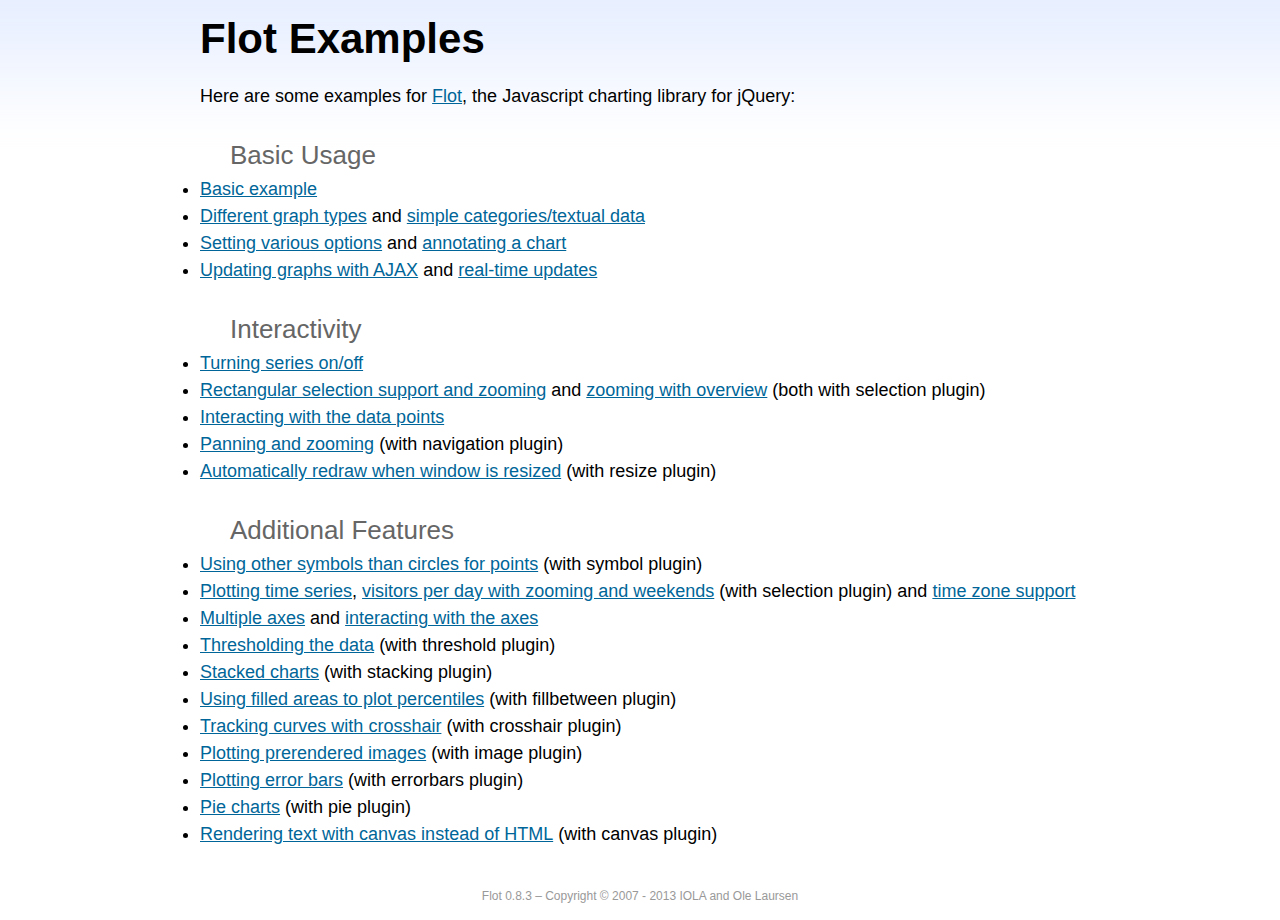
<file: bower_components/flot/examples/index.html>
<!DOCTYPE html PUBLIC "-//W3C//DTD HTML 4.01//EN" "http://www.w3.org/TR/html4/strict.dtd">
<html>
<head>
	<meta http-equiv="Content-Type" content="text/html; charset=utf-8">
	<title>Flot Examples</title>
	<link href="examples.css" rel="stylesheet" type="text/css">
	<style>

	h3 {
		margin-top: 30px;
		margin-bottom: 5px;
	}

	</style>
	<script language="javascript" type="text/javascript" src="../jquery.js"></script>
	<script language="javascript" type="text/javascript" src="../jquery.flot.js"></script>
	<script type="text/javascript">

	$(function() {

		// Add the Flot version string to the footer

		$("#footer").prepend("Flot " + $.plot.version + " &ndash; ");
	});

	</script>
</head>
<body>

	<div id="header">
		<h2>Flot Examples</h2>
	</div>

	<div id="content">

		<p>Here are some examples for <a href="http://www.flotcharts.org">Flot</a>, the Javascript charting library for jQuery:</p>

		<h3>Basic Usage</h3>

		<ul>
			<li><a href="basic-usage/index.html">Basic example</a></li>
			<li><a href="series-types/index.html">Different graph types</a> and <a href="categories/index.html">simple categories/textual data</a></li>
			<li><a href="basic-options/index.html">Setting various options</a> and <a href="annotating/index.html">annotating a chart</a></li>
			<li><a href="ajax/index.html">Updating graphs with AJAX</a> and <a href="realtime/index.html">real-time updates</a></li>
		</ul>

		<h3>Interactivity</h3>

		<ul>
			<li><a href="series-toggle/index.html">Turning series on/off</a></li>
			<li><a href="selection/index.html">Rectangular selection support and zooming</a> and <a href="zooming/index.html">zooming with overview</a> (both with selection plugin)</li>
			<li><a href="interacting/index.html">Interacting with the data points</a></li>
			<li><a href="navigate/index.html">Panning and zooming</a> (with navigation plugin)</li>
			<li><a href="resize/index.html">Automatically redraw when window is resized</a> (with resize plugin)</li>
		</ul>

		<h3>Additional Features</h3>

		<ul>
			<li><a href="symbols/index.html">Using other symbols than circles for points</a> (with symbol plugin)</li>
			<li><a href="axes-time/index.html">Plotting time series</a>, <a href="visitors/index.html">visitors per day with zooming and weekends</a> (with selection plugin) and <a href="axes-time-zones/index.html">time zone support</a></li>
			<li><a href="axes-multiple/index.html">Multiple axes</a> and <a href="axes-interacting/index.html">interacting with the axes</a></li>
			<li><a href="threshold/index.html">Thresholding the data</a> (with threshold plugin)</li>
			<li><a href="stacking/index.html">Stacked charts</a> (with stacking plugin)</li>
			<li><a href="percentiles/index.html">Using filled areas to plot percentiles</a> (with fillbetween plugin)</li>
			<li><a href="tracking/index.html">Tracking curves with crosshair</a> (with crosshair plugin)</li>
			<li><a href="image/index.html">Plotting prerendered images</a> (with image plugin)</li>
			<li><a href="series-errorbars/index.html">Plotting error bars</a> (with errorbars plugin)</li>
			<li><a href="series-pie/index.html">Pie charts</a> (with pie plugin)</li>
			<li><a href="canvas/index.html">Rendering text with canvas instead of HTML</a> (with canvas plugin)</li>
		</ul>

	</div>

	<div id="footer">
		Copyright &copy; 2007 - 2013 IOLA and Ole Laursen
	</div>

</body>
</html>
</file>
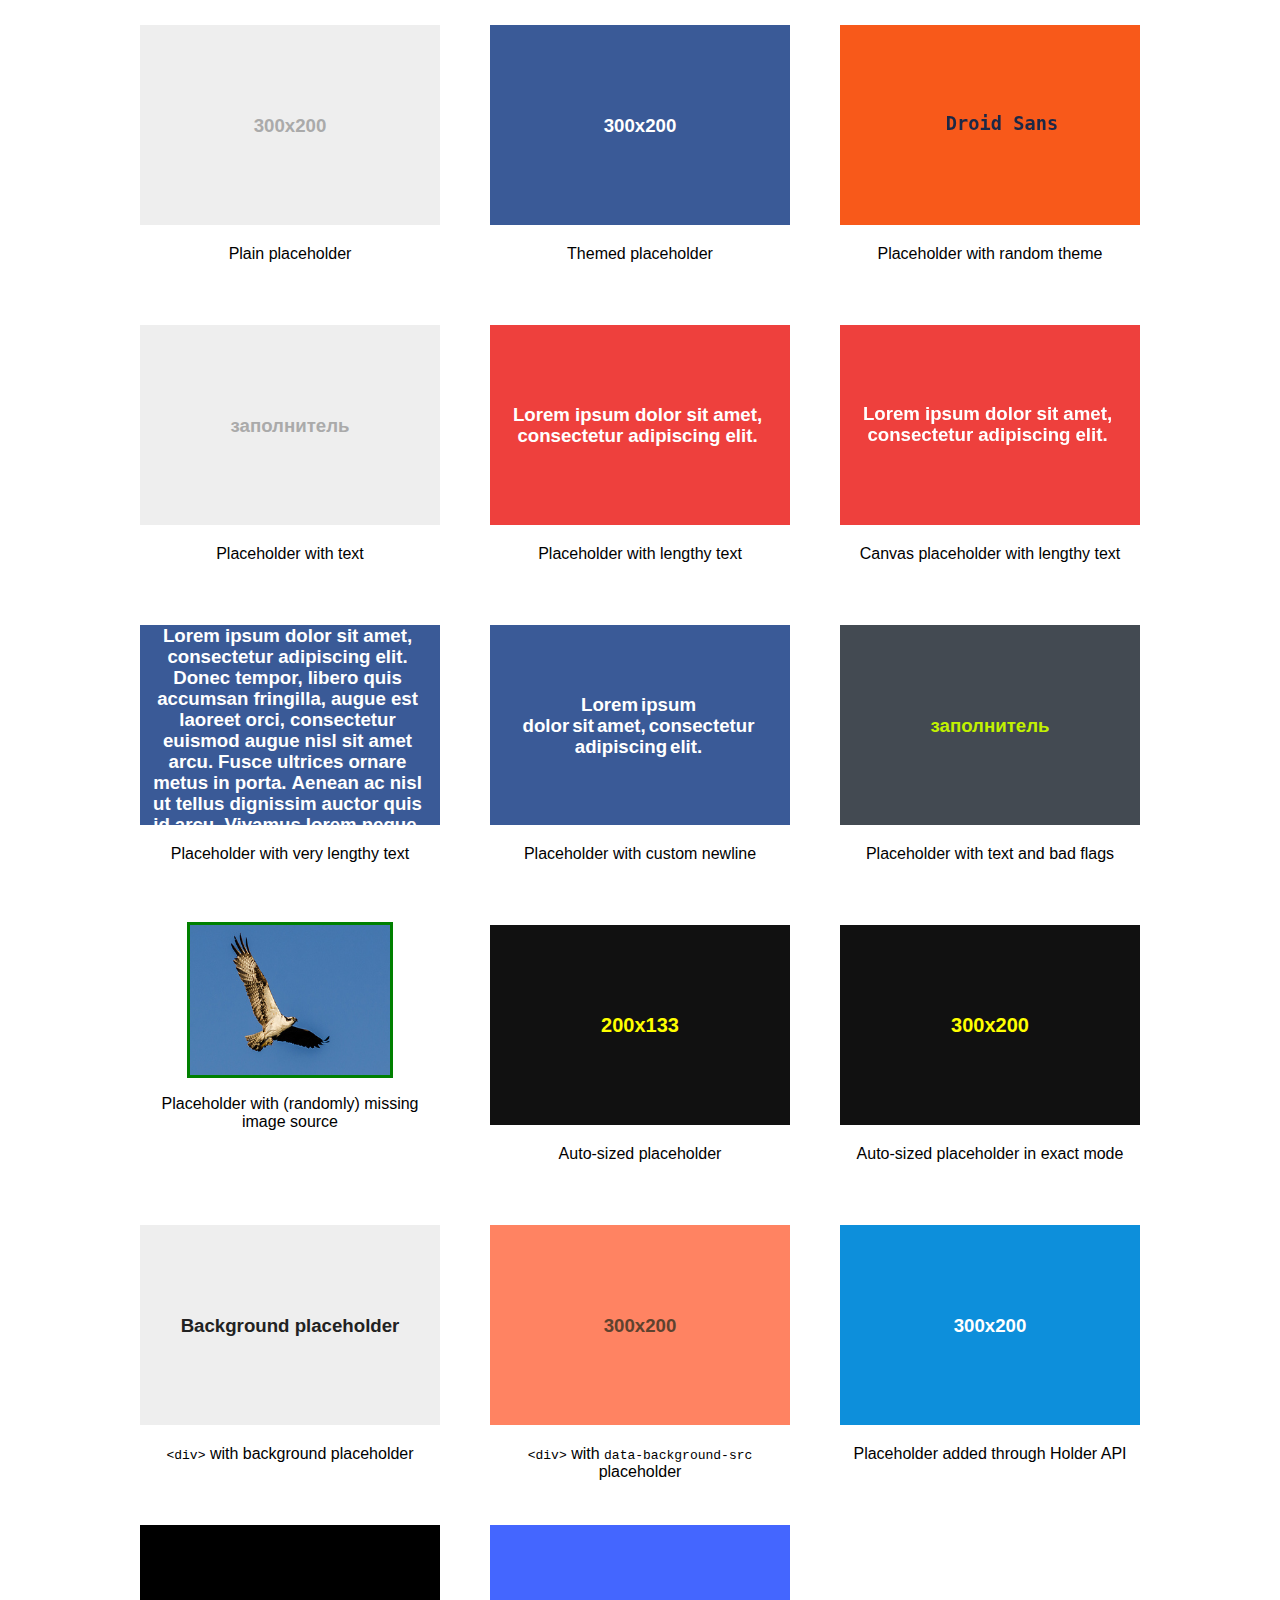
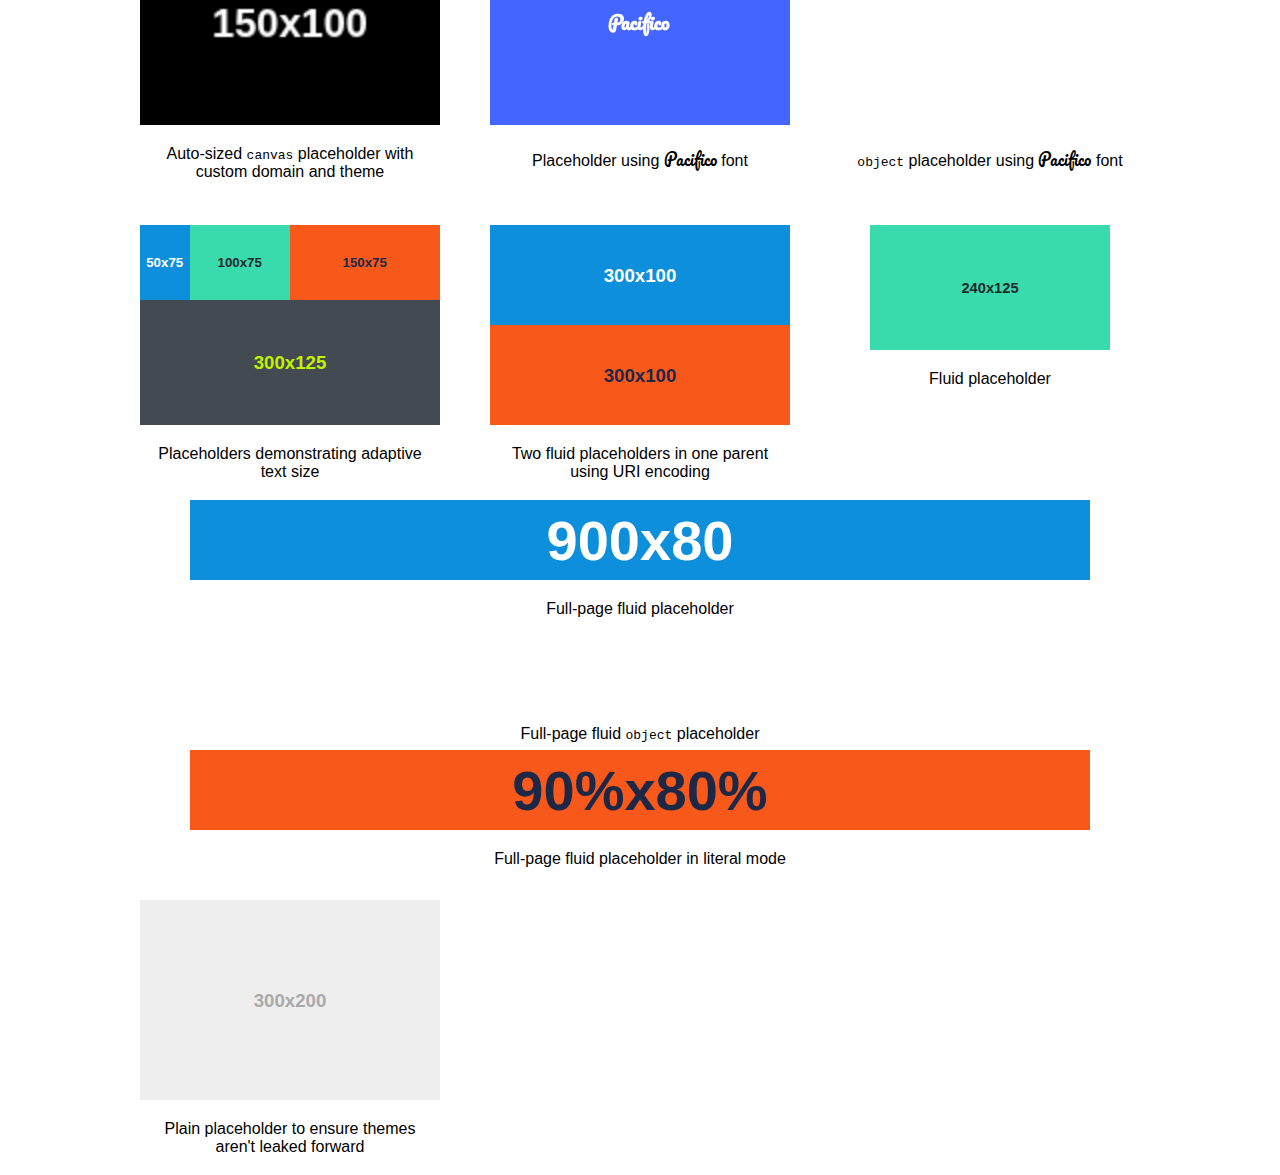
<file: bower_components/holderjs/test/index.html>
<!doctype html>
<html>
<head>
<title>Holder Testing</title>
<meta charset="utf-8">
<link rel="stylesheet" href="http://netdna.bootstrapcdn.com/font-awesome/4.1.0/css/font-awesome.min.css" class="holderjs">
<link href='http://fonts.googleapis.com/css?family=Pacifico' rel='stylesheet' type='text/css' class="holderjs">
<link href='http://fonts.googleapis.com/css?family=Raleway' rel='stylesheet' type='text/css' class='holderjs'>
<style>
	body {font-family:Arial,sans-serif;width:1050px;margin:0 auto}
	.thumb {width:300px;height:250px;margin:25px;float:left}
	.thumb img, .thumb .holderjs, .thumb object {display:block;margin:0 auto}
	.thumb .caption {padding:10px;text-align:center;margin-top:10px}
	.thumb.fullpage {float:none;clear:both;width:auto;height:100px;margin:25px}
	.autosize img {width:100%}
	#holder1 {background:url('?holder.js/300x200/text:Background%20placeholder/^eee:^222');width:300px;height:200px}
</style>
</head>
<body>

<div class="thumb">
	<img data-src="holder.js/300x200">
	<div class="caption">
		 Plain placeholder
	</div>
</div>
<div class="thumb">
	<img data-src="holder.js/300x200/social">
	<div class="caption">
		 Themed placeholder
	</div>
</div>
<div class="thumb">
	<img data-src="holder.js/300x200/random/font:Droid Sans/text:Droid Sans">
	<div class="caption">
		Placeholder with random theme
	</div>
</div>
<div class="thumb">
	<img data-src="holder.js/300x200/text:заполнитель">
	<div class="caption">
		 Placeholder with text
	</div>
</div>
<div class="thumb">
	<img data-src="holder.js/300x200/#EE403D:#FFFFFF/text:Lorem ipsum dolor sit amet, consectetur adipiscing elit.">
	<div class="caption">
		 Placeholder with lengthy text
	</div>
</div>
<div class="thumb">
	<img data-src="holder.canvas/300x200/#EE403D:#FFFFFF/text:Lorem ipsum dolor sit amet, consectetur adipiscing elit.">
	<div class="caption">
		Canvas placeholder with lengthy text
	</div>
</div>
<div class="thumb">
	<img data-src="holder.js/300x200/social/text:Lorem ipsum dolor sit amet, consectetur adipiscing elit. Donec tempor, libero quis accumsan fringilla, augue est laoreet orci, consectetur euismod augue nisl sit amet arcu. Fusce ultrices ornare metus in porta. Aenean ac nisl ut tellus dignissim auctor quis id arcu. Vivamus lorem neque, pulvinar non dictum vel, sagittis lobortis odio.">
	<div class="caption">
		 Placeholder with very lengthy text
	</div>
</div>
<div class="thumb">
	<img data-src="holder.js/300x200/social/text:Lorem ipsum   \n   dolor sit amet, consectetur adipiscing elit.">
	<div class="caption">
		 Placeholder with custom newline
	</div>
</div>
<div class="thumb">
	<img data-src="holder.js/300x200/randomrandom/hello:world/$$$$/%25%25%67/industrial/text:заполнитель">
	<div class="caption">
		 Placeholder with text and bad flags
	</div>
</div>
<div class="thumb">
	<script>
	var r = Math.random();
	if(r > 0.5){
	document.write('<img data-src="holder.js/200x150" src="missing.jpg" style="width:200px;height:150px;outline:solid 3px red">');
	}
	else{
	document.write('<img data-src="holder.js/200x150" src="image.jpg" style="width:200px;height:150px;outline:solid 3px green">');
	}
	</script>
	<div class="caption">
		Placeholder with (randomly) missing image source
	</div>
</div>
<div class="thumb">
	<div class="autosize">
		<img data-src="holder.js/200x133/#111:#ffff00/auto">
	</div>
	<div class="caption">
		 Auto-sized placeholder
	</div>
</div>
<div class="thumb">
	<div class="autosize">
		<img data-src="holder.js/200x133/#111:#ffff00/auto/textmode:exact">
	</div>
	<div class="caption">
		 Auto-sized placeholder in exact mode
	</div>
</div>
<div class="thumb">
	<div class="holderjs" id="holder1"></div>
	<div class="caption">
		<code>&lt;div&gt;</code> with background placeholder
	</div>
</div>
<div class="thumb">
	<div class="holderjs" style="width:300px;height:200px" data-background-src="?holder.js/300x200/#ff8362:#5e422e"></div>
	<div class="caption">
		<code>&lt;div&gt;</code> with <code>data-background-src</code> placeholder
	</div>
</div>

<div class="thumb">
	<div id="thumb1">
	</div>
	<div class="caption">
		 Placeholder added through Holder API
	</div>
</div>
<div class="thumb">
	<img data-src="custom.holder/150x100/custom/auto" style="width:300px;height:200px">
	<div class="caption">
		Auto-sized <code>canvas</code> placeholder with custom domain and theme
	</div>
</div>
<div class="thumb">
	<img data-src="holder.js/300x200/font:Pacifico/#4466ff:#fff/text:Pacifico">
	<div class="caption">
		 Placeholder using <span style="font-family:Pacifico">Pacifico</span> font</span>
	</div>
</div>
<div class="thumb">
	<object data="holder.js/300x200/font:Pacifico/#4466ff:#fff/text:Pacifico"></object>
	<div class="caption">
		<code>object</code> placeholder using <span style="font-family:Pacifico">Pacifico</span> font</span>
	</div>
</div>
<div class="thumb">
	<div style="overflow:hidden">
	<img data-src="holder.js/50x75/sky" style="float:left">
	<img data-src="holder.js/100x75/vine" style="float:left">
	<img data-src="holder.js/150x75/lava" style="float:left">
	</div>
	<div style="overflow:hidden">
	<img data-src="holder.js/300x125/industrial" style="float:left">
	</div>
<div class="caption">
		 Placeholders demonstrating adaptive text size
	</div>
</div>
<div class="thumb">
	<div style="height:200px">
<img data-src="holder.js/100%25x50%25/sky">
<img data-src="holder.js/100%25x50%25/lava">
</div>
<div class="caption">Two fluid placeholders in one parent using URI encoding</div>
</div>
<div class="thumb">
	<img data-src="holder.js/80%x50%/vine">
	<div class="caption">
		 Fluid placeholder
	</div>
</div>
<div class="fullpage thumb">
	<img data-src="holder.js/90%x80%/sky">
	<div class="caption">
		 Full-page fluid placeholder
	</div>
</div>
<div class="fullpage thumb">
	<object data-src="holder.js/90%x80%/vine"></object>
	<div class="caption">
		 Full-page fluid <code>object</code> placeholder
	</div>
</div>
<div class="fullpage thumb">
	<img data-src="holder.js/90%x80%/lava/textmode:literal">
	<div class="caption">
		 Full-page fluid placeholder in literal mode
	</div>
</div>
<div class="thumb">
	<img data-src="holder.js/300x200">
	<div class="caption">
		 Plain placeholder to ensure themes aren't leaked forward
	</div>
</div>

<script src="http://code.jquery.com/jquery-1.11.0.min.js"></script>
<script src="../holder.js"></script>
<!--
<script src="require.js" data-main="test.js"></script>
-->
<script>
Holder.add_image("holder.js/300x200/sky", "#thumb1").run();
Holder.add_theme("custom", {foreground: "#fff", background: "#000", size: 15}).run({
	domain: "custom.holder",
	use_canvas: true
})
Holder.add_theme("fontawesome", {foreground: "#00ccaa", background: "#002211", size: 12}).run({
	domain: "fontawesome.holder"
})
Holder.run({
	domain: "holder.canvas",
	use_canvas: true
});

</script>
</body>
</html>
</file>
<file: dist/css/timeline.css>
.timeline {
    position: relative;
    padding: 20px 0 20px;
    list-style: none;
}

.timeline:before {
    content: " ";
    position: absolute;
    top: 0;
    bottom: 0;
    left: 50%;
    width: 3px;
    margin-left: -1.5px;
    background-color: #eeeeee;
}

.timeline > li {
    position: relative;
    margin-bottom: 20px;
}

.timeline > li:before,
.timeline > li:after {
    content: " ";
    display: table;
}

.timeline > li:after {
    clear: both;
}

.timeline > li:before,
.timeline > li:after {
    content: " ";
    display: table;
}

.timeline > li:after {
    clear: both;
}

.timeline > li > .timeline-panel {
    float: left;
    position: relative;
    width: 46%;
    padding: 20px;
    border: 1px solid #d4d4d4;
    border-radius: 2px;
    -webkit-box-shadow: 0 1px 6px rgba(0,0,0,0.175);
    box-shadow: 0 1px 6px rgba(0,0,0,0.175);
}

.timeline > li > .timeline-panel:before {
    content: " ";
    display: inline-block;
    position: absolute;
    top: 26px;
    right: -15px;
    border-top: 15px solid transparent;
    border-right: 0 solid #ccc;
    border-bottom: 15px solid transparent;
    border-left: 15px solid #ccc;
}

.timeline > li > .timeline-panel:after {
    content: " ";
    display: inline-block;
    position: absolute;
    top: 27px;
    right: -14px;
    border-top: 14px solid transparent;
    border-right: 0 solid #fff;
    border-bottom: 14px solid transparent;
    border-left: 14px solid #fff;
}

.timeline > li > .timeline-badge {
    z-index: 100;
    position: absolute;
    top: 16px;
    left: 50%;
    width: 50px;
    height: 50px;
    margin-left: -25px;
    border-radius: 50% 50% 50% 50%;
    text-align: center;
    font-size: 1.4em;
    line-height: 50px;
    color: #fff;
    background-color: #999999;
}

.timeline > li.timeline-inverted > .timeline-panel {
    float: right;
}

.timeline > li.timeline-inverted > .timeline-panel:before {
    right: auto;
    left: -15px;
    border-right-width: 15px;
    border-left-width: 0;
}

.timeline > li.timeline-inverted > .timeline-panel:after {
    right: auto;
    left: -14px;
    border-right-width: 14px;
    border-left-width: 0;
}

.timeline-badge.primary {
    background-color: #2e6da4 !important;
}

.timeline-badge.success {
    background-color: #3f903f !important;
}

.timeline-badge.warning {
    background-color: #f0ad4e !important;
}

.timeline-badge.danger {
    background-color: #d9534f !important;
}

.timeline-badge.info {
    background-color: #5bc0de !important;
}

.timeline-title {
    margin-top: 0;
    color: inherit;
}

.timeline-body > p,
.timeline-body > ul {
    margin-bottom: 0;
}

.timeline-body > p + p {
    margin-top: 5px;
}

@media(max-width:767px) {
    ul.timeline:before {
        left: 40px;
    }

    ul.timeline > li > .timeline-panel {
        width: calc(100% - 90px);
        width: -moz-calc(100% - 90px);
        width: -webkit-calc(100% - 90px);
    }

    ul.timeline > li > .timeline-badge {
        top: 16px;
        left: 15px;
        margin-left: 0;
    }

    ul.timeline > li > .timeline-panel {
        float: right;
    }

    ul.timeline > li > .timeline-panel:before {
        right: auto;
        left: -15px;
        border-right-width: 15px;
        border-left-width: 0;
    }

    ul.timeline > li > .timeline-panel:after {
        right: auto;
        left: -14px;
        border-right-width: 14px;
        border-left-width: 0;
    }
}
</file>
<file: bower_components/morrisjs/morris.css>
.morris-hover{position:absolute;z-index:1000}.morris-hover.morris-default-style{border-radius:10px;padding:6px;color:#666;background:rgba(255,255,255,0.8);border:solid 2px rgba(230,230,230,0.8);font-family:sans-serif;font-size:12px;text-align:center}.morris-hover.morris-default-style .morris-hover-row-label{font-weight:bold;margin:0.25em 0}
.morris-hover.morris-default-style .morris-hover-point{white-space:nowrap;margin:0.1em 0}
</file>
<file: assets/plugins/glyphicons/css/style.css>
article,aside,details,figcaption,figure,footer,header,hgroup,nav,section{display:block}audio,canvas,video{display:inline-block;*display:inline;*zoom:1}audio:not([controls]){display:none}html,body{margin:0;padding:0}h1,h2,h3,h4,h5,h6,p,blockquote,pre,a,abbr,acronym,address,cite,code,del,dfn,em,img,q,s,samp,small,strike,strong,sub,sup,tt,var,dd,dl,dt,li,ol,ul,fieldset,form,label,legend,button,table,caption,tbody,tfoot,thead,tr,th,td{margin:0;padding:0;border:0;font-size:100%;line-height:1;font-family:inherit}html{font-size:62.5%;-webkit-text-size-adjust:100%;-ms-text-size-adjust:100%}a:hover,a:active{outline:0}sub,sup{position:relative;font-size:75%;line-height:0;vertical-align:baseline}sup{top:-0.5em}sub{bottom:-0.25em}img{-ms-interpolation-mode:bicubic}html,body{height:100%}body{background:#fff;margin:0;font-size:14px;color:#000;padding:20px 20px}h2{margin:0 0 5px 0;font-size:27px}p,.glyphicons{display:inline-block;*display:inline;*zoom:1;width:240px;font-size:18px;line-height:48px}p i:before,.glyphicons i:before{line-height:55px!important}p{width:275px;line-height:48px}.white-content{margin:0 -20px 0 -20px;padding:20px;background:#000;background:rgba(0,0,0,0.9)}.white-content *,.white-content p,.white-content a{color:#fff}
</file>
<file: assets/plugins/glyphicons_halflings/css/style.css>
article,aside,details,figcaption,figure,footer,header,hgroup,nav,section{display:block}audio,canvas,video{display:inline-block;*display:inline;*zoom:1}audio:not([controls]){display:none}html,body{margin:0;padding:0}h1,h2,h3,h4,h5,h6,p,blockquote,pre,a,abbr,acronym,address,cite,code,del,dfn,em,img,q,s,samp,small,strike,strong,sub,sup,tt,var,dd,dl,dt,li,ol,ul,fieldset,form,label,legend,button,table,caption,tbody,tfoot,thead,tr,th,td{margin:0;padding:0;border:0;font-size:100%;line-height:1;font-family:inherit}html{font-size:62.5%;-webkit-text-size-adjust:100%;-ms-text-size-adjust:100%}a:hover,a:active{outline:0}sub,sup{position:relative;font-size:75%;line-height:0;vertical-align:baseline}sup{top:-0.5em}sub{bottom:-0.25em}img{-ms-interpolation-mode:bicubic}html,body{height:100%}body{background:#fff;margin:0;font-size:14px;color:#000;padding:20px 20px}h2{margin:0 0 5px 0;font-size:27px}p,.halflings{display:inline-block;*display:inline;*zoom:1;width:175px;font-size:14px;line-height:14px}p .halflings-icon,.halflings .halflings-icon{margin:0 10px 0 0}p{width:200px}.white-content{margin:0 -20px 0 -20px;padding:20px;background:#000;background:rgba(0,0,0,0.9)}.white-content *,.white-content p,.white-content a{color:#fff}
</file>
<file: assets/plugins/glyphicons_halflings/css/halflings.css>
/*!
 *
 *  Project:  GLYPHICONS HALFLINGS
 *  Author:   Jan Kovarik - www.glyphicons.com
 *  Twitter:  @jankovarik
 *
 */
html,
html .halflings {
  -webkit-font-smoothing: antialiased !important;
}
@font-face {
  font-family: 'Glyphicons Halflings';
  src: url('../fonts/glyphiconshalflings-regular.eot');
  src: url('../fonts/glyphiconshalflings-regular.eot?#iefix') format('embedded-opentype'), url('../fonts/glyphiconshalflings-regular.woff') format('woff'), url('../fonts/glyphiconshalflings-regular.ttf') format('truetype'), url('../fonts/glyphiconshalflings-regular.svg#glyphicons_halflingsregular') format('svg');
  font-weight: normal;
  font-style: normal;
}
.halflings {
  display: inline-block;
  position: relative;
  padding: 0 0 0 25px;
  color: #1d1d1b;
  text-decoration: none;
  *display: inline;
  *zoom: 1;
}
.halflings i:before {
  position: absolute;
  left: 0;
  top: 0;
  font: 12px/1em 'Glyphicons Halflings';
  font-style: normal;
  color: #1d1d1b;
}
.halflings.white i:before {
  color: #fff;
}
.halflings.glass i:before {
  content: "\e001";
}
.halflings.music i:before {
  content: "\e002";
}
.halflings.search i:before {
  content: "\e003";
}
.halflings.envelope i:before {
  content: "\2709";
}
.halflings.heart i:before {
  content: "\e005";
}
.halflings.star i:before {
  content: "\e006";
}
.halflings.star-empty i:before {
  content: "\e007";
}
.halflings.user i:before {
  content: "\e008";
}
.halflings.film i:before {
  content: "\e009";
}
.halflings.th-large i:before {
  content: "\e010";
}
.halflings.th i:before {
  content: "\e011";
}
.halflings.th-list i:before {
  content: "\e012";
}
.halflings.ok i:before {
  content: "\e013";
}
.halflings.remove i:before {
  content: "\e014";
}
.halflings.zoom-in i:before {
  content: "\e015";
}
.halflings.zoom-out i:before {
  content: "\e016";
}
.halflings.off i:before {
  content: "\e017";
}
.halflings.signal i:before {
  content: "\e018";
}
.halflings.cog i:before {
  content: "\e019";
}
.halflings.trash i:before {
  content: "\e020";
}
.halflings.home i:before {
  content: "\e021";
}
.halflings.file i:before {
  content: "\e022";
}
.halflings.time i:before {
  content: "\e023";
}
.halflings.road i:before {
  content: "\e024";
}
.halflings.download-alt i:before {
  content: "\e025";
}
.halflings.download i:before {
  content: "\e026";
}
.halflings.upload i:before {
  content: "\e027";
}
.halflings.inbox i:before {
  content: "\e028";
}
.halflings.play-circle i:before {
  content: "\e029";
}
.halflings.repeat i:before {
  content: "\e030";
}
.halflings.refresh i:before {
  content: "\e031";
}
.halflings.list-alt i:before {
  content: "\e032";
}
.halflings.lock i:before {
  content: "\e033";
}
.halflings.flag i:before {
  content: "\e034";
}
.halflings.headphones i:before {
  content: "\e035";
}
.halflings.volume-off i:before {
  content: "\e036";
}
.halflings.volume-down i:before {
  content: "\e037";
}
.halflings.volume-up i:before {
  content: "\e038";
}
.halflings.qrcode i:before {
  content: "\e039";
}
.halflings.barcode i:before {
  content: "\e040";
}
.halflings.tag i:before {
  content: "\e041";
}
.halflings.tags i:before {
  content: "\e042";
}
.halflings.book i:before {
  content: "\e043";
}
.halflings.bookmark i:before {
  content: "\e044";
}
.halflings.print i:before {
  content: "\e045";
}
.halflings.camera i:before {
  content: "\e046";
}
.halflings.font i:before {
  content: "\e047";
}
.halflings.bold i:before {
  content: "\e048";
}
.halflings.italic i:before {
  content: "\e049";
}
.halflings.text-height i:before {
  content: "\e050";
}
.halflings.text-width i:before {
  content: "\e051";
}
.halflings.align-left i:before {
  content: "\e052";
}
.halflings.align-center i:before {
  content: "\e053";
}
.halflings.align-right i:before {
  content: "\e054";
}
.halflings.align-justify i:before {
  content: "\e055";
}
.halflings.list i:before {
  content: "\e056";
}
.halflings.indent-left i:before {
  content: "\e057";
}
.halflings.indent-right i:before {
  content: "\e058";
}
.halflings.facetime-video i:before {
  content: "\e059";
}
.halflings.picture i:before {
  content: "\e060";
}
.halflings.pencil i:before {
  content: "\270f";
}
.halflings.map-marker i:before {
  content: "\e062";
}
.halflings.adjust i:before {
  content: "\e063";
}
.halflings.tint i:before {
  content: "\e064";
}
.halflings.edit i:before {
  content: "\e065";
}
.halflings.share i:before {
  content: "\e066";
}
.halflings.check i:before {
  content: "\e067";
}
.halflings.move i:before {
  content: "\e068";
}
.halflings.step-backward i:before {
  content: "\e069";
}
.halflings.fast-backward i:before {
  content: "\e070";
}
.halflings.backward i:before {
  content: "\e071";
}
.halflings.play i:before {
  content: "\e072";
}
.halflings.pause i:before {
  content: "\e073";
}
.halflings.stop i:before {
  content: "\e074";
}
.halflings.forward i:before {
  content: "\e075";
}
.halflings.fast-forward i:before {
  content: "\e076";
}
.halflings.step-forward i:before {
  content: "\e077";
}
.halflings.eject i:before {
  content: "\e078";
}
.halflings.chevron-left i:before {
  content: "\e079";
}
.halflings.chevron-right i:before {
  content: "\e080";
}
.halflings.plus-sign i:before {
  content: "\e081";
}
.halflings.minus-sign i:before {
  content: "\e082";
}
.halflings.remove-sign i:before {
  content: "\e083";
}
.halflings.ok-sign i:before {
  content: "\e084";
}
.halflings.question-sign i:before {
  content: "\e085";
}
.halflings.info-sign i:before {
  content: "\e086";
}
.halflings.screenshot i:before {
  content: "\e087";
}
.halflings.remove-circle i:before {
  content: "\e088";
}
.halflings.ok-circle i:before {
  content: "\e089";
}
.halflings.ban-circle i:before {
  content: "\e090";
}
.halflings.arrow-left i:before {
  content: "\e091";
}
.halflings.arrow-right i:before {
  content: "\e092";
}
.halflings.arrow-up i:before {
  content: "\e093";
}
.halflings.arrow-down i:before {
  content: "\e094";
}
.halflings.share-alt i:before {
  content: "\e095";
}
.halflings.resize-full i:before {
  content: "\e096";
}
.halflings.resize-small i:before {
  content: "\e097";
}
.halflings.plus i:before {
  content: "\002b";
}
.halflings.minus i:before {
  content: "\2212";
}
.halflings.asterisk i:before {
  content: "\002a";
}
.halflings.exclamation-sign i:before {
  content: "\e101";
}
.halflings.gift i:before {
  content: "\e102";
}
.halflings.leaf i:before {
  content: "\e103";
}
.halflings.fire i:before {
  content: "\e104";
}
.halflings.eye-open i:before {
  content: "\e105";
}
.halflings.eye-close i:before {
  content: "\e106";
}
.halflings.warning-sign i:before {
  content: "\e107";
}
.halflings.plane i:before {
  content: "\e108";
}
.halflings.calendar i:before {
  content: "\e109";
}
.halflings.random i:before {
  content: "\e110";
}
.halflings.comments i:before {
  content: "\e111";
}
.halflings.magnet i:before {
  content: "\e113";
}
.halflings.chevron-up i:before {
  content: "\e113";
}
.halflings.chevron-down i:before {
  content: "\e114";
}
.halflings.retweet i:before {
  content: "\e115";
}
.halflings.shopping-cart i:before {
  content: "\e116";
}
.halflings.folder-close i:before {
  content: "\e117";
}
.halflings.folder-open i:before {
  content: "\e118";
}
.halflings.resize-vertical i:before {
  content: "\e119";
}
.halflings.resize-horizontal i:before {
  content: "\e120";
}
.halflings.hdd i:before {
  content: "\e121";
}
.halflings.bullhorn i:before {
  content: "\e122";
}
.halflings.bell i:before {
  content: "\e123";
}
.halflings.certificate i:before {
  content: "\e124";
}
.halflings.thumbs-up i:before {
  content: "\e125";
}
.halflings.thumbs-down i:before {
  content: "\e126";
}
.halflings.hand-right i:before {
  content: "\e127";
}
.halflings.hand-left i:before {
  content: "\e128";
}
.halflings.hand-top i:before {
  content: "\e129";
}
.halflings.hand-down i:before {
  content: "\e130";
}
.halflings.circle-arrow-right i:before {
  content: "\e131";
}
.halflings.circle-arrow-left i:before {
  content: "\e132";
}
.halflings.circle-arrow-top i:before {
  content: "\e133";
}
.halflings.circle-arrow-down i:before {
  content: "\e134";
}
.halflings.globe i:before {
  content: "\e135";
}
.halflings.wrench i:before {
  content: "\e136";
}
.halflings.tasks i:before {
  content: "\e137";
}
.halflings.filter i:before {
  content: "\e138";
}
.halflings.briefcase i:before {
  content: "\e139";
}
.halflings.fullscreen i:before {
  content: "\e140";
}
.halflings.dashboard i:before {
  content: "\e141";
}
.halflings.paperclip i:before {
  content: "\e142";
}
.halflings.heart-empty i:before {
  content: "\e143";
}
.halflings.link i:before {
  content: "\e144";
}
.halflings.phone i:before {
  content: "\e145";
}
.halflings.pushpin i:before {
  content: "\e146";
}
.halflings.euro i:before {
  content: "\20ac";
}
.halflings.usd i:before {
  content: "\e148";
}
.halflings.gbp i:before {
  content: "\e149";
}
.halflings.sort i:before {
  content: "\e150";
}
.halflings.sort-by-alphabet i:before {
  content: "\e151";
}
.halflings.sort-by-alphabet-alt i:before {
  content: "\e152";
}
.halflings.sort-by-order i:before {
  content: "\e153";
}
.halflings.sort-by-order-alt i:before {
  content: "\e154";
}
.halflings.sort-by-attributes i:before {
  content: "\e155";
}
.halflings.sort-by-attributes-alt i:before {
  content: "\e156";
}
.halflings.unchecked i:before {
  content: "\e157";
}
.halflings.expand i:before {
  content: "\e158";
}
.halflings.collapse i:before {
  content: "\e159";
}
.halflings.collapse-top i:before {
  content: "\e160";
}
.halflings-icon {
  display: inline-block;
  width: 14px;
  height: 14px;
  line-height: 14px;
  vertical-align: text-top;
  background-image: url(../images/glyphicons_halflings.svg);
  background-position: 0 0;
  background-repeat: no-repeat;
  vertical-align: top;
  *display: inline;
  *zoom: 1;
  *margin-right: .3em;
}
.no-inlinesvg .halflings-icon {
  background-image: url(../images/glyphicons_halflings.png);
}
.halflings-icon.white {
  background-image: url(../images/glyphicons_halflings-white.svg);
}
.no-inlinesvg .halflings-icon.white {
  background-image: url(../images/glyphicons_halflings-white.png);
}
.halflings-icon.glass {
  background-position: 0 0;
}
.halflings-icon.music {
  background-position: -24px 0;
}
.halflings-icon.search {
  background-position: -48px 0;
}
.halflings-icon.envelope {
  background-position: -72px 0;
}
.halflings-icon.heart {
  background-position: -96px 0;
}
.halflings-icon.star {
  background-position: -120px 0;
}
.halflings-icon.star-empty {
  background-position: -144px 0;
}
.halflings-icon.user {
  background-position: -168px 0;
}
.halflings-icon.film {
  background-position: -192px 0;
}
.halflings-icon.th-large {
  background-position: -216px 0;
}
.halflings-icon.th {
  background-position: -240px 0;
}
.halflings-icon.th-list {
  background-position: -264px 0;
}
.halflings-icon.ok {
  background-position: -288px 0;
}
.halflings-icon.remove {
  background-position: -312px 0;
}
.halflings-icon.zoom-in {
  background-position: -336px 0;
}
.halflings-icon.zoom-out {
  background-position: -360px 0;
}
.halflings-icon.off {
  background-position: -384px 0;
}
.halflings-icon.signal {
  background-position: -408px 0;
}
.halflings-icon.cog {
  background-position: -432px 0;
}
.halflings-icon.trash {
  background-position: -456px 0;
}
.halflings-icon.home {
  background-position: 0 -24px;
}
.halflings-icon.file {
  background-position: -24px -24px;
}
.halflings-icon.time {
  background-position: -48px -24px;
}
.halflings-icon.road {
  background-position: -72px -24px;
}
.halflings-icon.download-alt {
  background-position: -96px -24px;
}
.halflings-icon.download {
  background-position: -120px -24px;
}
.halflings-icon.upload {
  background-position: -144px -24px;
}
.halflings-icon.inbox {
  background-position: -168px -24px;
}
.halflings-icon.play-circle {
  background-position: -192px -24px;
}
.halflings-icon.repeat {
  background-position: -216px -24px;
}
.halflings-icon.refresh {
  background-position: -240px -24px;
}
.halflings-icon.list-alt {
  background-position: -264px -24px;
}
.halflings-icon.lock {
  background-position: -287px -24px;
}
.halflings-icon.flag {
  background-position: -312px -24px;
}
.halflings-icon.headphones {
  background-position: -336px -24px;
}
.halflings-icon.volume-off {
  background-position: -360px -24px;
}
.halflings-icon.volume-down {
  background-position: -384px -24px;
}
.halflings-icon.volume-up {
  background-position: -408px -24px;
}
.halflings-icon.qrcode {
  background-position: -432px -24px;
}
.halflings-icon.barcode {
  background-position: -456px -24px;
}
.halflings-icon.tag {
  background-position: 0 -48px;
}
.halflings-icon.tags {
  background-position: -25px -48px;
}
.halflings-icon.book {
  background-position: -48px -48px;
}
.halflings-icon.bookmark {
  background-position: -72px -48px;
}
.halflings-icon.print {
  background-position: -96px -48px;
}
.halflings-icon.camera {
  background-position: -120px -48px;
}
.halflings-icon.font {
  background-position: -144px -48px;
}
.halflings-icon.bold {
  background-position: -167px -48px;
}
.halflings-icon.italic {
  background-position: -192px -48px;
}
.halflings-icon.text-height {
  background-position: -216px -48px;
}
.halflings-icon.text-width {
  background-position: -240px -48px;
}
.halflings-icon.align-left {
  background-position: -264px -48px;
}
.halflings-icon.align-center {
  background-position: -288px -48px;
}
.halflings-icon.align-right {
  background-position: -312px -48px;
}
.halflings-icon.align-justify {
  background-position: -336px -48px;
}
.halflings-icon.list {
  background-position: -360px -48px;
}
.halflings-icon.indent-left {
  background-position: -384px -48px;
}
.halflings-icon.indent-right {
  background-position: -408px -48px;
}
.halflings-icon.facetime-video {
  background-position: -432px -48px;
}
.halflings-icon.picture {
  background-position: -456px -48px;
}
.halflings-icon.pencil {
  background-position: 0 -72px;
}
.halflings-icon.map-marker {
  background-position: -24px -72px;
}
.halflings-icon.adjust {
  background-position: -48px -72px;
}
.halflings-icon.tint {
  background-position: -72px -72px;
}
.halflings-icon.edit {
  background-position: -96px -72px;
}
.halflings-icon.share {
  background-position: -120px -72px;
}
.halflings-icon.check {
  background-position: -144px -72px;
}
.halflings-icon.move {
  background-position: -168px -72px;
}
.halflings-icon.step-backward {
  background-position: -192px -72px;
}
.halflings-icon.fast-backward {
  background-position: -216px -72px;
}
.halflings-icon.backward {
  background-position: -240px -72px;
}
.halflings-icon.play {
  background-position: -264px -72px;
}
.halflings-icon.pause {
  background-position: -288px -72px;
}
.halflings-icon.stop {
  background-position: -312px -72px;
}
.halflings-icon.forward {
  background-position: -336px -72px;
}
.halflings-icon.fast-forward {
  background-position: -360px -72px;
}
.halflings-icon.step-forward {
  background-position: -384px -72px;
}
.halflings-icon.eject {
  background-position: -408px -72px;
}
.halflings-icon.chevron-left {
  background-position: -432px -72px;
}
.halflings-icon.chevron-right {
  background-position: -456px -72px;
}
.halflings-icon.plus-sign {
  background-position: 0 -96px;
}
.halflings-icon.minus-sign {
  background-position: -24px -96px;
}
.halflings-icon.remove-sign {
  background-position: -48px -96px;
}
.halflings-icon.ok-sign {
  background-position: -72px -96px;
}
.halflings-icon.question-sign {
  background-position: -96px -96px;
}
.halflings-icon.info-sign {
  background-position: -120px -96px;
}
.halflings-icon.screenshot {
  background-position: -144px -96px;
}
.halflings-icon.remove-circle {
  background-position: -168px -96px;
}
.halflings-icon.ok-circle {
  background-position: -192px -96px;
}
.halflings-icon.ban-circle {
  background-position: -216px -96px;
}
.halflings-icon.arrow-left {
  background-position: -240px -96px;
}
.halflings-icon.arrow-right {
  background-position: -264px -96px;
}
.halflings-icon.arrow-up {
  background-position: -289px -96px;
}
.halflings-icon.arrow-down {
  background-position: -312px -96px;
}
.halflings-icon.share-alt {
  background-position: -336px -96px;
}
.halflings-icon.resize-full {
  background-position: -360px -96px;
}
.halflings-icon.resize-small {
  background-position: -384px -96px;
}
.halflings-icon.plus {
  background-position: -408px -96px;
}
.halflings-icon.minus {
  background-position: -433px -96px;
}
.halflings-icon.asterisk {
  background-position: -456px -96px;
}
.halflings-icon.exclamation-sign {
  background-position: 0 -120px;
}
.halflings-icon.gift {
  background-position: -24px -120px;
}
.halflings-icon.leaf {
  background-position: -48px -120px;
}
.halflings-icon.fire {
  background-position: -72px -120px;
}
.halflings-icon.eye-open {
  background-position: -96px -120px;
}
.halflings-icon.eye-close {
  background-position: -120px -120px;
}
.halflings-icon.warning-sign {
  background-position: -144px -120px;
}
.halflings-icon.plane {
  background-position: -168px -120px;
}
.halflings-icon.calendar {
  background-position: -192px -120px;
}
.halflings-icon.random {
  background-position: -216px -120px;
}
.halflings-icon.comments {
  background-position: -240px -120px;
}
.halflings-icon.magnet {
  background-position: -264px -120px;
}
.halflings-icon.chevron-up {
  background-position: -288px -120px;
}
.halflings-icon.chevron-down {
  background-position: -313px -119px;
}
.halflings-icon.retweet {
  background-position: -336px -120px;
}
.halflings-icon.shopping-cart {
  background-position: -360px -120px;
}
.halflings-icon.folder-close {
  background-position: -384px -120px;
}
.halflings-icon.folder-open {
  background-position: -408px -120px;
}
.halflings-icon.resize-vertical {
  background-position: -432px -119px;
}
.halflings-icon.resize-horizontal {
  background-position: -456px -118px;
}
.halflings-icon.hdd {
  background-position: 0px -144px;
}
.halflings-icon.bullhorn {
  background-position: -24px -144px;
}
.halflings-icon.bell {
  background-position: -48px -144px;
}
.halflings-icon.certificate {
  background-position: -72px -144px;
}
.halflings-icon.thumbs-up {
  background-position: -96px -144px;
}
.halflings-icon.thumbs-down {
  background-position: -120px -144px;
}
.halflings-icon.hand-right {
  background-position: -144px -144px;
}
.halflings-icon.hand-left {
  background-position: -168px -144px;
}
.halflings-icon.hand-top {
  background-position: -192px -144px;
}
.halflings-icon.hand-down {
  background-position: -216px -144px;
}
.halflings-icon.circle-arrow-right {
  background-position: -240px -144px;
}
.halflings-icon.circle-arrow-left {
  background-position: -264px -144px;
}
.halflings-icon.circle-arrow-top {
  background-position: -288px -144px;
}
.halflings-icon.circle-arrow-down {
  background-position: -313px -144px;
}
.halflings-icon.globe {
  background-position: -336px -144px;
}
.halflings-icon.wrench {
  background-position: -360px -144px;
}
.halflings-icon.tasks {
  background-position: -384px -144px;
}
.halflings-icon.filter {
  background-position: -408px -144px;
}
.halflings-icon.briefcase {
  background-position: -432px -144px;
}
.halflings-icon.fullscreen {
  background-position: -456px -144px;
}
.halflings-icon.dashboard {
  background-position: 0px -168px;
}
.halflings-icon.paperclip {
  background-position: -24px -168px;
}
.halflings-icon.heart-empty {
  background-position: -48px -168px;
}
.halflings-icon.link {
  background-position: -72px -168px;
}
.halflings-icon.phone {
  background-position: -96px -168px;
}
.halflings-icon.pushpin {
  background-position: -120px -168px;
}
.halflings-icon.euro {
  background-position: -144px -168px;
}
.halflings-icon.usd {
  background-position: -168px -168px;
}
.halflings-icon.gbp {
  background-position: -192px -168px;
}
.halflings-icon.sort {
  background-position: -216px -168px;
}
.halflings-icon.sort-by-alphabet {
  background-position: -240px -168px;
}
.halflings-icon.sort-by-alphabet-alt {
  background-position: -264px -168px;
}
.halflings-icon.sort-by-order {
  background-position: -288px -168px;
}
.halflings-icon.sort-by-order-alt {
  background-position: -313px -168px;
}
.halflings-icon.sort-by-attributes {
  background-position: -336px -168px;
}
.halflings-icon.sort-by-attributes-alt {
  background-position: -360px -168px;
}
.halflings-icon.unchecked {
  background-position: -384px -168px;
}
.halflings-icon.expand {
  background-position: -408px -168px;
}
.halflings-icon.collapse {
  background-position: -432px -168px;
}
.halflings-icon.collapse-top {
  background-position: -456px -168px;
}
</file>
<file: bower_components/flot/examples/examples.css>
* {	padding: 0; margin: 0; vertical-align: top; }

body {
	background: url(background.png) repeat-x;
	font: 18px/1.5em "proxima-nova", Helvetica, Arial, sans-serif;
}

a {	color: #069; }
a:hover { color: #28b; }

h2 {
	margin-top: 15px;
	font: normal 32px "omnes-pro", Helvetica, Arial, sans-serif;
}

h3 {
	margin-left: 30px;
	font: normal 26px "omnes-pro", Helvetica, Arial, sans-serif;
	color: #666;
}

p {
	margin-top: 10px;
}

button {
	font-size: 18px;
	padding: 1px 7px;
}

input {
	font-size: 18px;
}

input[type=checkbox] {
	margin: 7px;
}

#header {
	position: relative;
	width: 900px;
	margin: auto;
}

#header h2 {
	margin-left: 10px;
	vertical-align: middle;
	font-size: 42px;
	font-weight: bold;
	text-decoration: none;
	color: #000;
}

#content {
	width: 880px;
	margin: 0 auto;
	padding: 10px;
}

#footer {
	margin-top: 25px;
	margin-bottom: 10px;
	text-align: center;
	font-size: 12px;
	color: #999;
}

.demo-container {
	box-sizing: border-box;
	width: 850px;
	height: 450px;
	padding: 20px 15px 15px 15px;
	margin: 15px auto 30px auto;
	border: 1px solid #ddd;
	background: #fff;
	background: linear-gradient(#f6f6f6 0, #fff 50px);
	background: -o-linear-gradient(#f6f6f6 0, #fff 50px);
	background: -ms-linear-gradient(#f6f6f6 0, #fff 50px);
	background: -moz-linear-gradient(#f6f6f6 0, #fff 50px);
	background: -webkit-linear-gradient(#f6f6f6 0, #fff 50px);
	box-shadow: 0 3px 10px rgba(0,0,0,0.15);
	-o-box-shadow: 0 3px 10px rgba(0,0,0,0.1);
	-ms-box-shadow: 0 3px 10px rgba(0,0,0,0.1);
	-moz-box-shadow: 0 3px 10px rgba(0,0,0,0.1);
	-webkit-box-shadow: 0 3px 10px rgba(0,0,0,0.1);
}

.demo-placeholder {
	width: 100%;
	height: 100%;
	font-size: 14px;
	line-height: 1.2em;
}

.legend table {
	border-spacing: 5px;
}
</file>
<file: bower_components/metisMenu/dist/metisMenu.min.css>
/*
 * metismenu - v1.1.3
 * Easy menu jQuery plugin for Twitter Bootstrap 3
 * https://github.com/onokumus/metisMenu
 *
 * Made by Osman Nuri Okumus
 * Under MIT License
 */

.arrow{float:right;line-height:1.42857}.glyphicon.arrow:before{content:"\e079"}.active>a>.glyphicon.arrow:before{content:"\e114"}.fa.arrow:before{content:"\f104"}.active>a>.fa.arrow:before{content:"\f107"}.plus-times{float:right}.fa.plus-times:before{content:"\f067"}.active>a>.fa.plus-times{filter:progid:DXImageTransform.Microsoft.BasicImage(rotation=1);-webkit-transform:rotate(45deg);-moz-transform:rotate(45deg);-ms-transform:rotate(45deg);-o-transform:rotate(45deg);transform:rotate(45deg)}.plus-minus{float:right}.fa.plus-minus:before{content:"\f067"}.active>a>.fa.plus-minus:before{content:"\f068"}
</file>
<file: dist/css/sb-admin-2.css>
/*!
 * Start Bootstrap - SB Admin 2 Bootstrap Admin Theme (http://startbootstrap.com)
 * Code licensed under the Apache License v2.0.
 * For details, see http://www.apache.org/licenses/LICENSE-2.0.
 */

body {
    background-color: #f8f8f8;
}

#wrapper {
    width: 100%;
}

#page-wrapper {
    padding: 0 15px;
    min-height: 568px;
    background-color: #fff;
}

@media(min-width:768px) {
    #page-wrapper {
        position: inherit;
        margin: 0 0 0 250px;
        padding: 0 30px;
        border-left: 1px solid #e7e7e7;
    }
}

.navbar-top-links {
    margin-right: 0;
}

.navbar-top-links li {
    display: inline-block;
}

.navbar-top-links li:last-child {
    margin-right: 15px;
}

.navbar-top-links li a {
    padding: 15px;
    min-height: 50px;
}

.navbar-top-links .dropdown-menu li {
    display: block;
}

.navbar-top-links .dropdown-menu li:last-child {
    margin-right: 0;
}

.navbar-top-links .dropdown-menu li a {
    padding: 3px 20px;
    min-height: 0;
}

.navbar-top-links .dropdown-menu li a div {
    white-space: normal;
}

.navbar-top-links .dropdown-messages,
.navbar-top-links .dropdown-tasks,
.navbar-top-links .dropdown-alerts {
    width: 310px;
    min-width: 0;
}

.navbar-top-links .dropdown-messages {
    margin-left: 5px;
}

.navbar-top-links .dropdown-tasks {
    margin-left: -59px;
}

.navbar-top-links .dropdown-alerts {
    margin-left: -123px;
}

.navbar-top-links .dropdown-user {
    right: 0;
    left: auto;
}

.sidebar .sidebar-nav.navbar-collapse {
    padding-right: 0;
    padding-left: 0;
}

.sidebar .sidebar-search {
    padding: 15px;
}

.sidebar ul li {
    border-bottom: 1px solid #e7e7e7;
}

.sidebar ul li a.active {
    background-color: #eee;
}

.sidebar .arrow {
    float: right;
}

.sidebar .fa.arrow:before {
    content: "\f104";
}

.sidebar .active>a>.fa.arrow:before {
    content: "\f107";
}

.sidebar .nav-second-level li,
.sidebar .nav-third-level li {
    border-bottom: 0!important;
}

.sidebar .nav-second-level li a {
    padding-left: 37px;
}

.sidebar .nav-third-level li a {
    padding-left: 52px;
}

@media(min-width:768px) {
    .sidebar {
        z-index: 1;
        position: absolute;
        width: 250px;
        margin-top: 51px;
    }

    .navbar-top-links .dropdown-messages,
    .navbar-top-links .dropdown-tasks,
    .navbar-top-links .dropdown-alerts {
        margin-left: auto;
    }
}

.btn-outline {
    color: inherit;
    background-color: transparent;
    transition: all .5s;
}

.btn-primary.btn-outline {
    color: #428bca;
}

.btn-success.btn-outline {
    color: #5cb85c;
}

.btn-info.btn-outline {
    color: #5bc0de;
}

.btn-warning.btn-outline {
    color: #f0ad4e;
}

.btn-danger.btn-outline {
    color: #d9534f;
}

.btn-primary.btn-outline:hover,
.btn-success.btn-outline:hover,
.btn-info.btn-outline:hover,
.btn-warning.btn-outline:hover,
.btn-danger.btn-outline:hover {
    color: #fff;
}

.chat {
    margin: 0;
    padding: 0;
    list-style: none;
}

.chat li {
    margin-bottom: 10px;
    padding-bottom: 5px;
    border-bottom: 1px dotted #999;
}

.chat li.left .chat-body {
    margin-left: 60px;
}

.chat li.right .chat-body {
    margin-right: 60px;
}

.chat li .chat-body p {
    margin: 0;
}

.panel .slidedown .glyphicon,
.chat .glyphicon {
    margin-right: 5px;
}

.chat-panel .panel-body {
    height: 350px;
    overflow-y: scroll;
}

.login-panel {
    margin-top: 25%;
}

.flot-chart {
    display: block;
    height: 400px;
}

.flot-chart-content {
    width: 100%;
    height: 100%;
}

.dataTables_wrapper {
    position: relative;
    clear: both;
}

table.dataTable thead .sorting,
table.dataTable thead .sorting_asc,
table.dataTable thead .sorting_desc,
table.dataTable thead .sorting_asc_disabled,
table.dataTable thead .sorting_desc_disabled {
    background: 0 0;
}

table.dataTable thead .sorting_asc:after {
    content: "\f0de";
    float: right;
    font-family: fontawesome;
}

table.dataTable thead .sorting_desc:after {
    content: "\f0dd";
    float: right;
    font-family: fontawesome;
}

table.dataTable thead .sorting:after {
    content: "\f0dc";
    float: right;
    font-family: fontawesome;
    color: rgba(50,50,50,.5);
}

.btn-circle {
    width: 30px;
    height: 30px;
    padding: 6px 0;
    border-radius: 15px;
    text-align: center;
    font-size: 12px;
    line-height: 1.428571429;
}

.btn-circle.btn-lg {
    width: 50px;
    height: 50px;
    padding: 10px 16px;
    border-radius: 25px;
    font-size: 18px;
    line-height: 1.33;
}

.btn-circle.btn-xl {
    width: 70px;
    height: 70px;
    padding: 10px 16px;
    border-radius: 35px;
    font-size: 24px;
    line-height: 1.33;
}

.show-grid [class^=col-] {
    padding-top: 10px;
    padding-bottom: 10px;
    border: 1px solid #ddd;
    background-color: #eee!important;
}

.show-grid {
    margin: 15px 0;
}

.huge {
    font-size: 40px;
}

.panel-green {
    border-color: #5cb85c;
}

.panel-green .panel-heading {
    border-color: #5cb85c;
    color: #fff;
    background-color: #5cb85c;
}

.panel-green a {
    color: #5cb85c;
}

.panel-green a:hover {
    color: #3d8b3d;
}

.panel-red {
    border-color: #d9534f;
}

.panel-red .panel-heading {
    border-color: #d9534f;
    color: #fff;
    background-color: #d9534f;
}

.panel-red a {
    color: #d9534f;
}

.panel-red a:hover {
    color: #b52b27;
}

.panel-yellow {
    border-color: #f0ad4e;
}

.panel-yellow .panel-heading {
    border-color: #f0ad4e;
    color: #fff;
    background-color: #f0ad4e;
}

.panel-yellow a {
    color: #f0ad4e;
}

.panel-yellow a:hover {
    color: #df8a13;
}
</file>
